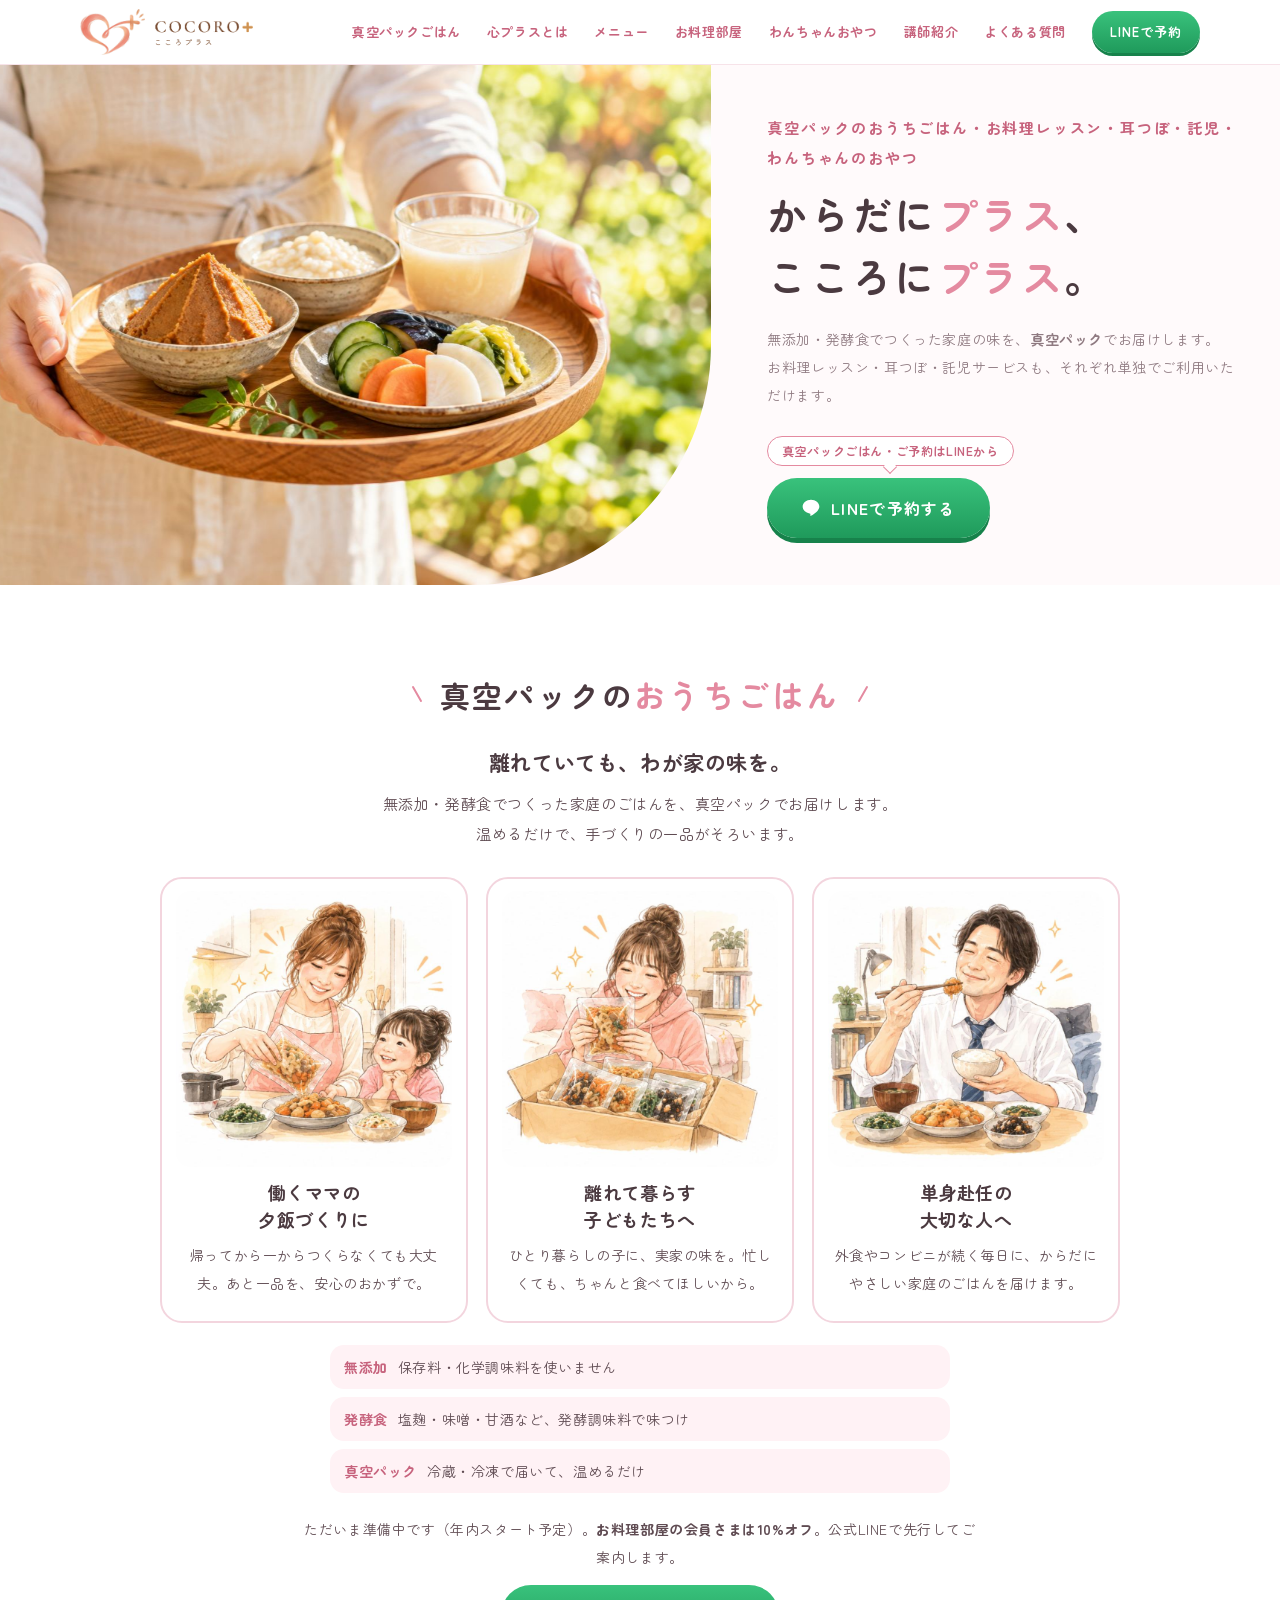
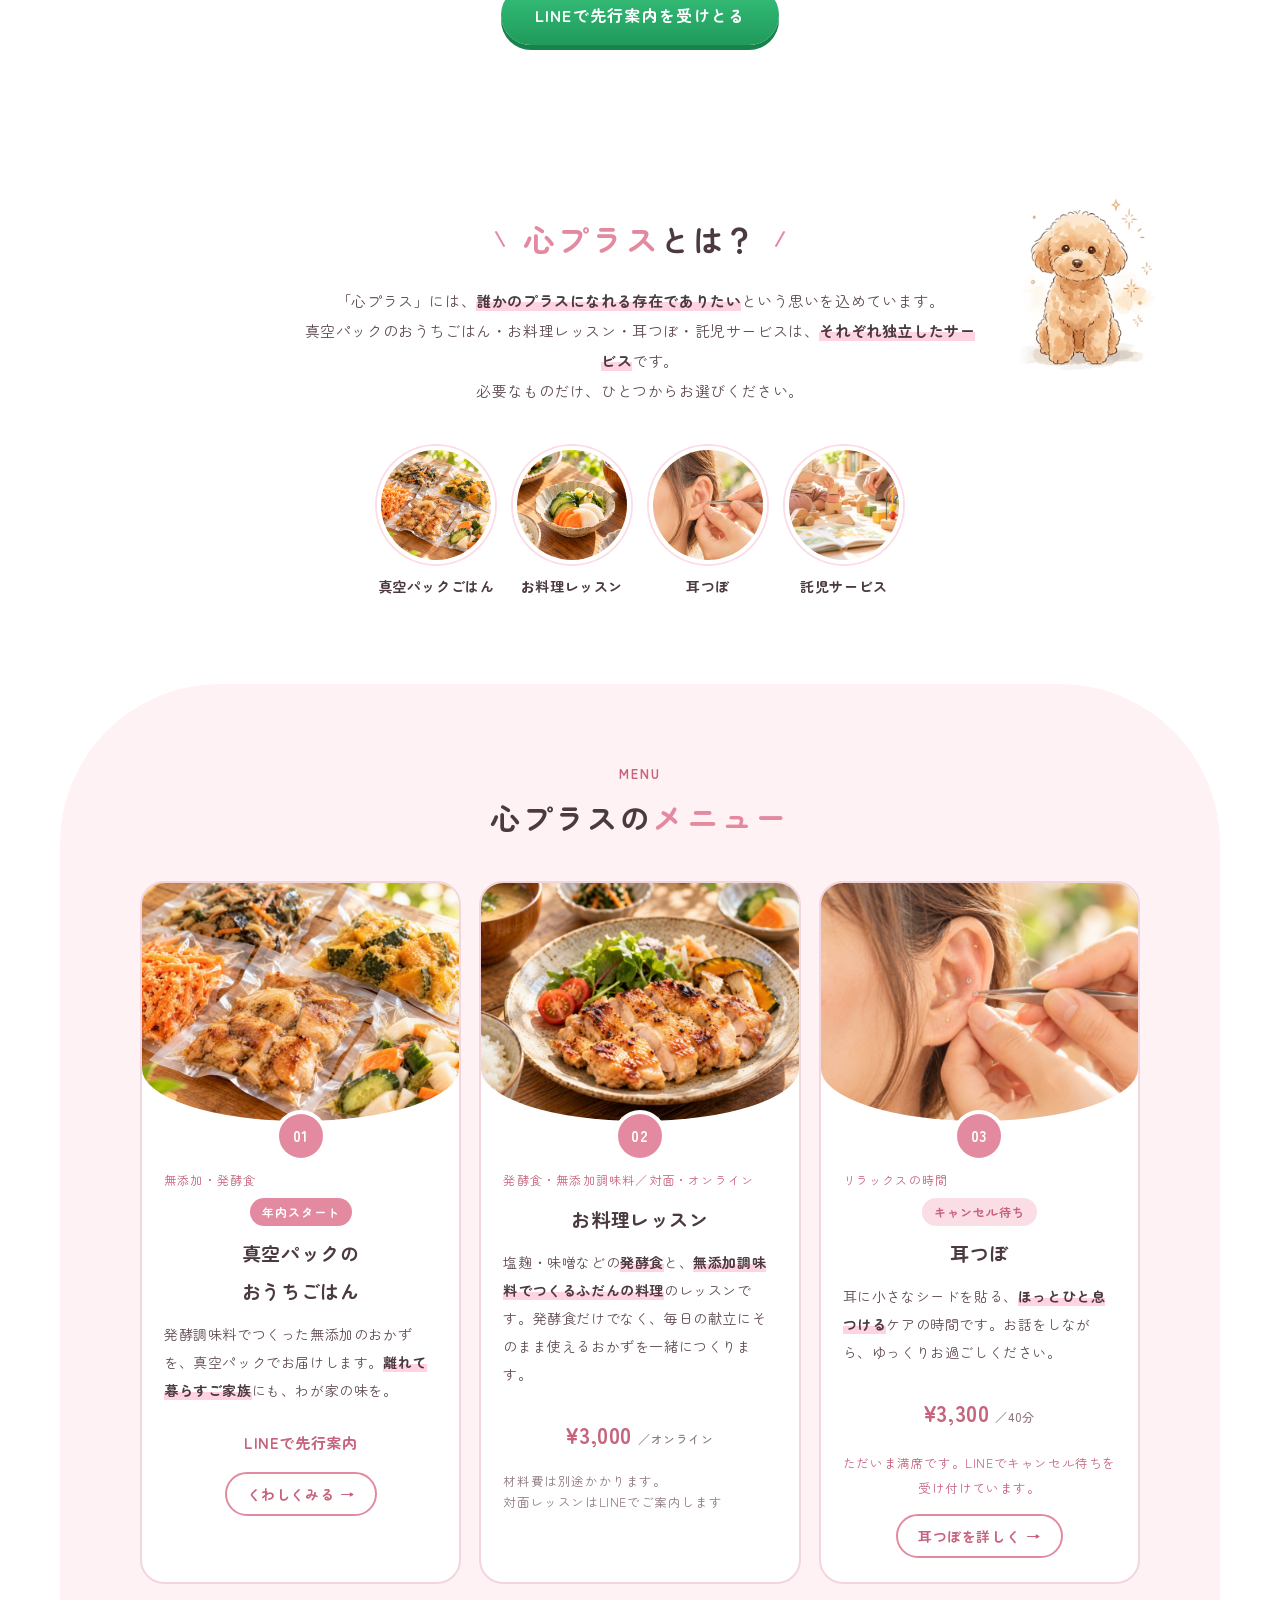
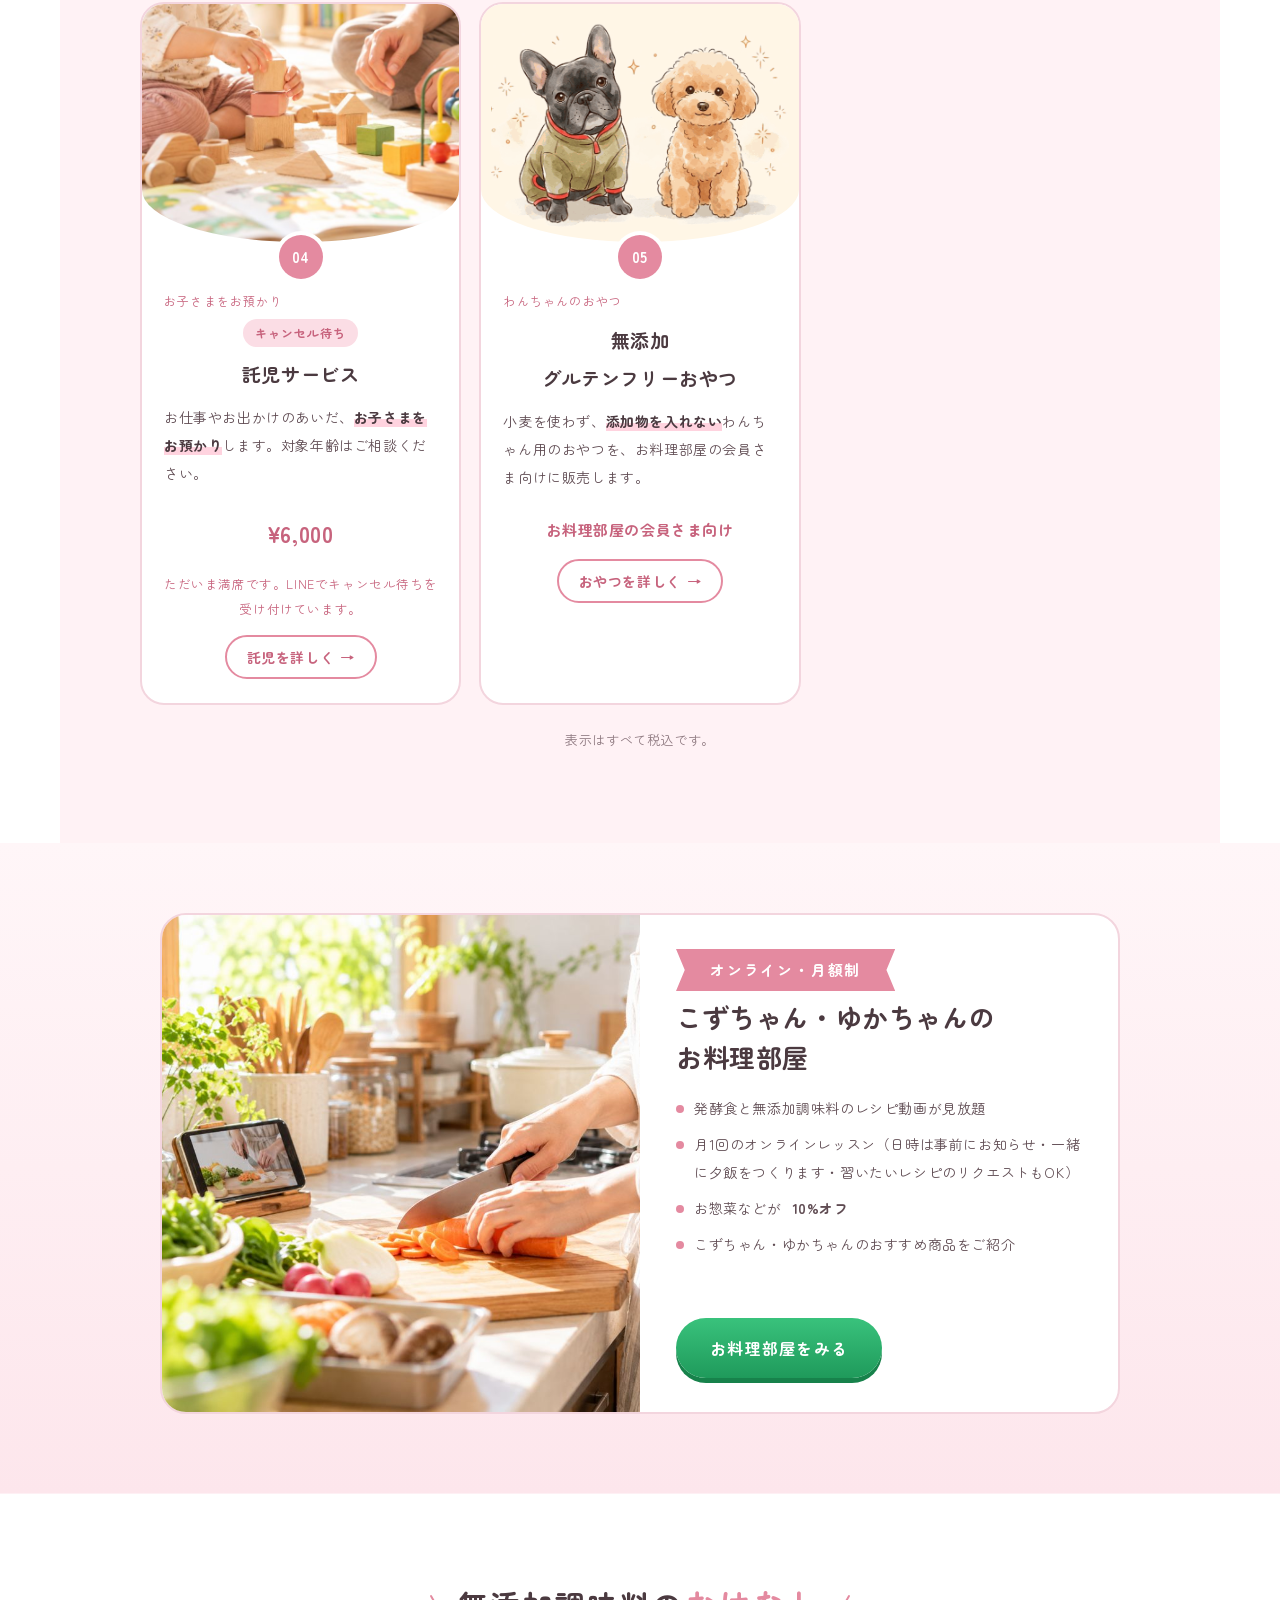
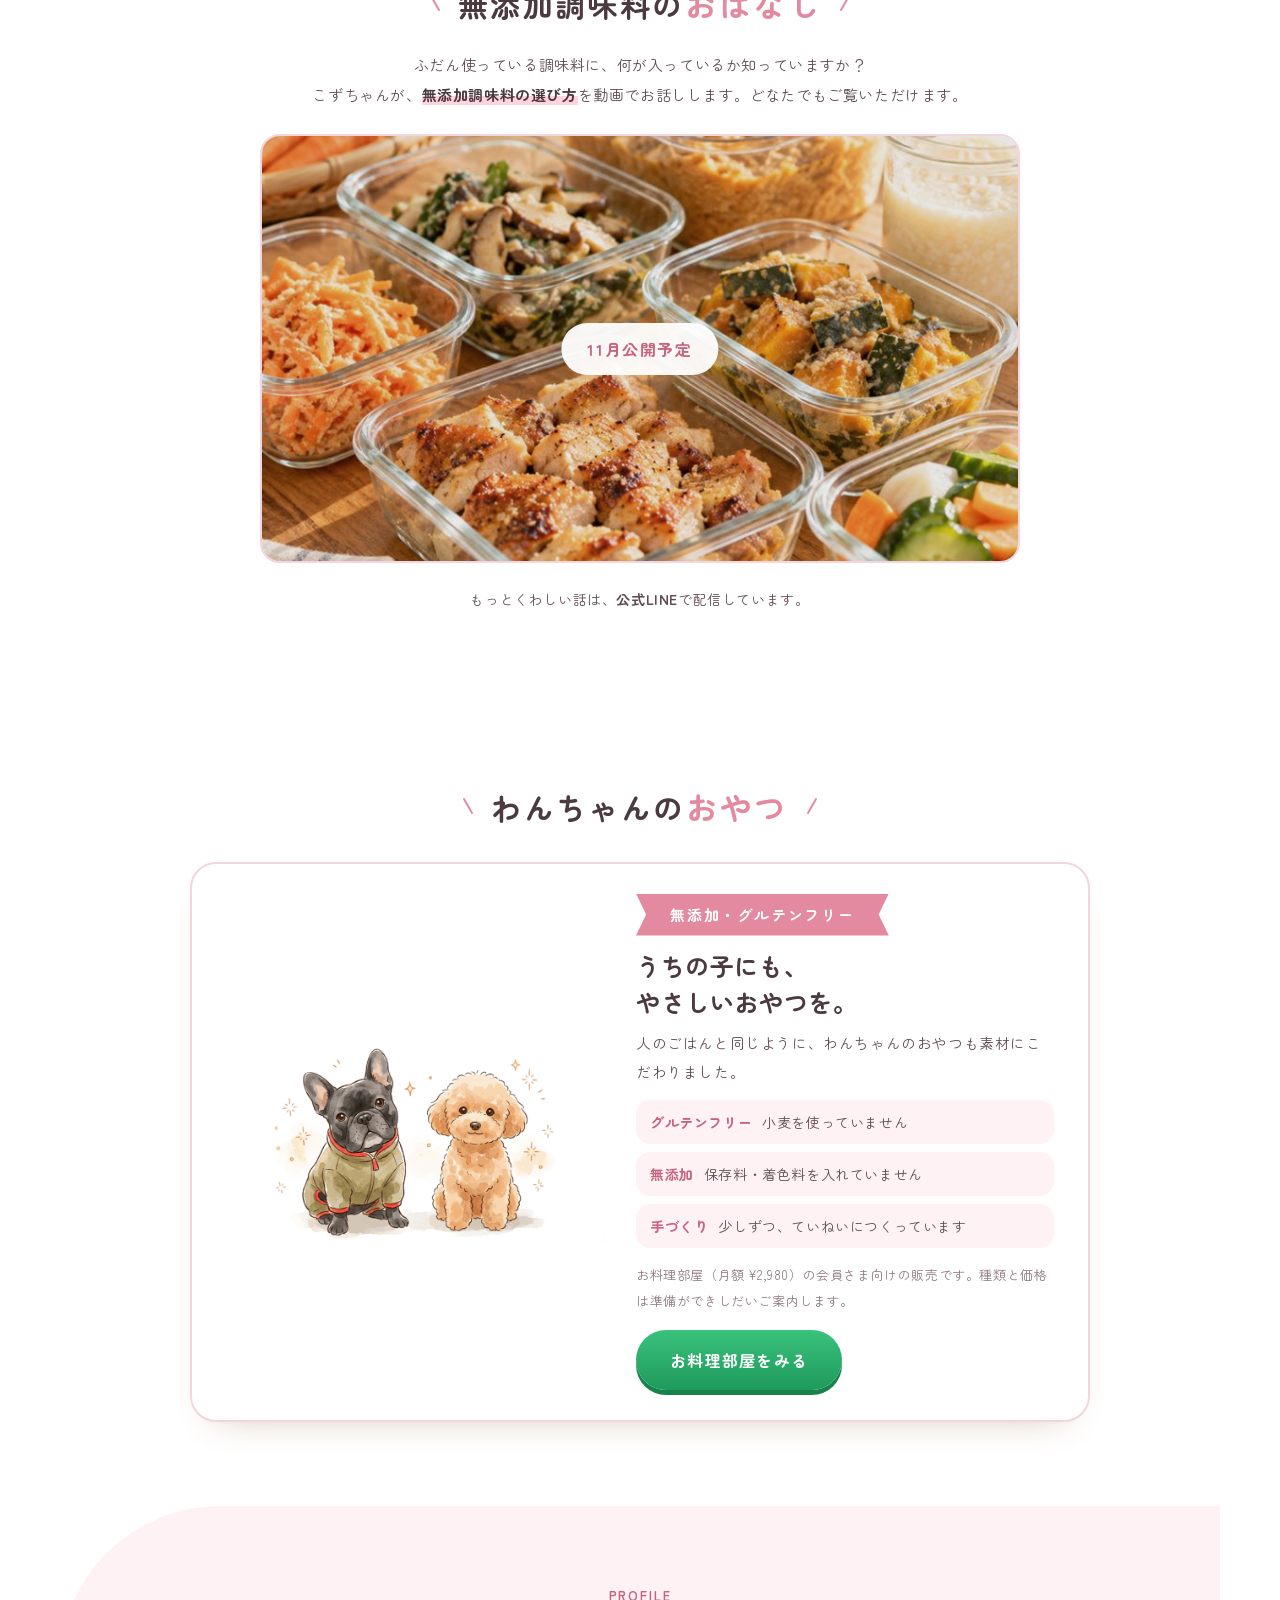
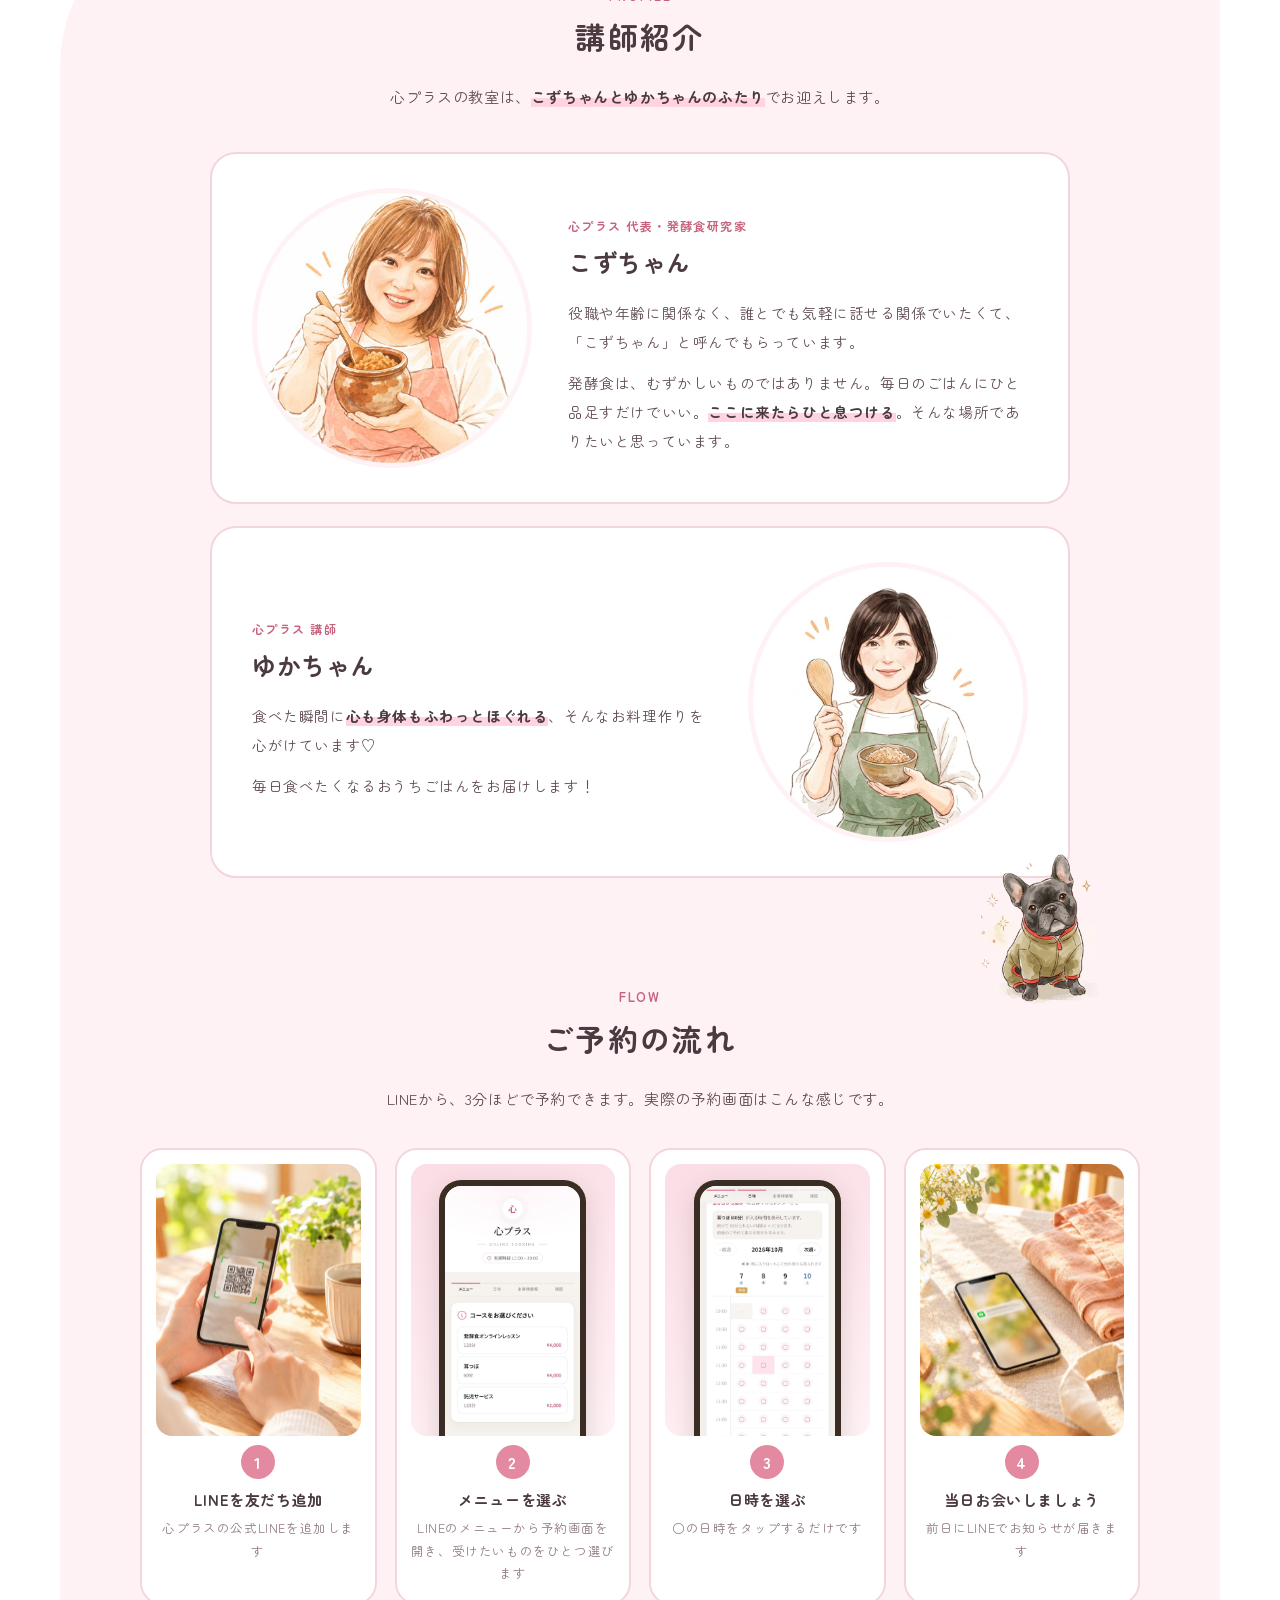
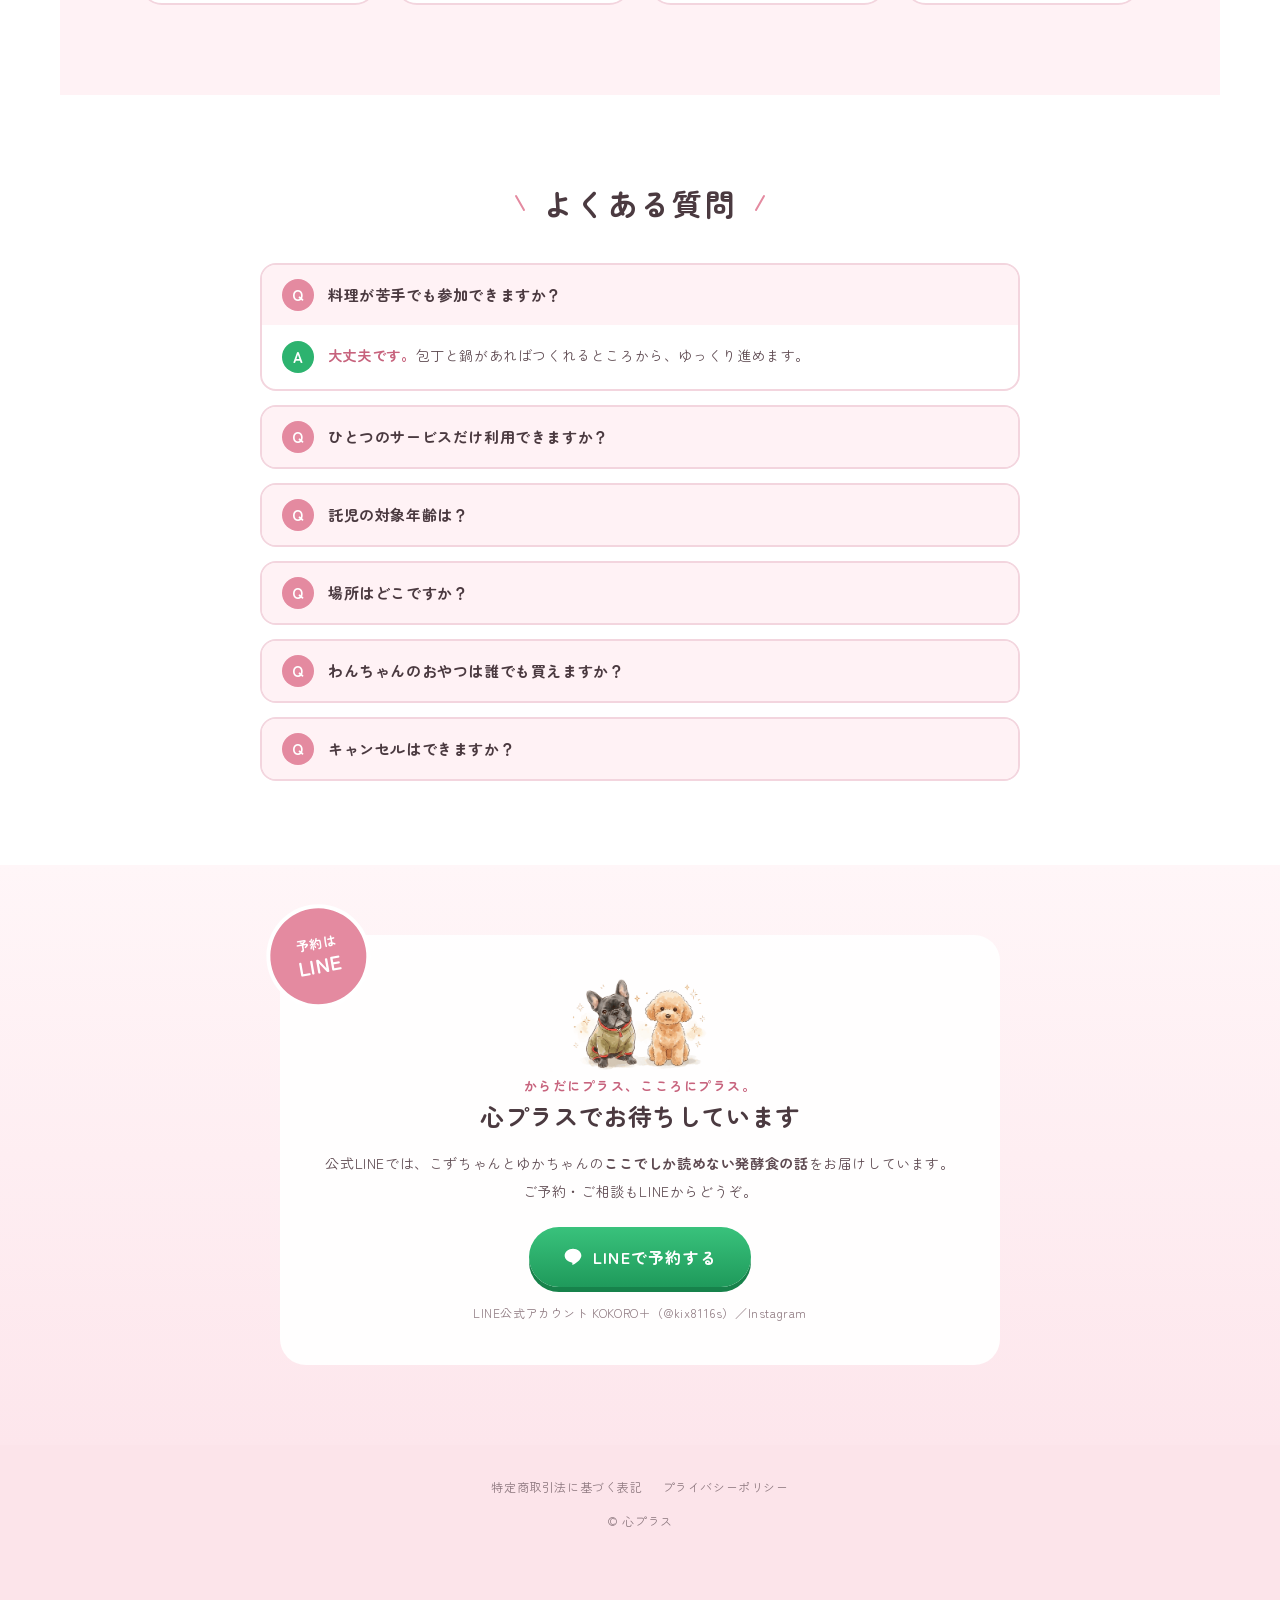
<file: index.html>
<!doctype html>
<html lang="ja">
<head>
<meta charset="utf-8">
<meta name="viewport" content="width=device-width, initial-scale=1">
<title>COCORO＋（心プラス・こころプラス）｜お料理レッスン・耳つぼ・託児｜石川</title>
<link rel="icon" type="image/png" href="img/favicon.png">
<link rel="apple-touch-icon" href="img/apple-touch-icon.png">
<meta name="description" content="石川の心プラス。こずちゃんのお料理レッスン、耳つぼ、託児サービス。真空パックのおうちごはん、オンラインの月額お料理部屋もあります。ご予約はLINEから。">
<meta name="robots" content="noindex,nofollow">
<meta name="theme-color" content="#F0892A">
<link rel="preconnect" href="https://fonts.googleapis.com">
<link rel="preconnect" href="https://fonts.gstatic.com" crossorigin>
<link rel="stylesheet" href="https://fonts.googleapis.com/css2?family=Zen+Maru+Gothic:wght@400;500;700&display=swap">
<link rel="stylesheet" href="style.css">
<link rel="stylesheet" href="sub.css">
<style>
.menu3{display:grid;grid-template-columns:repeat(3,1fr);gap:18px;margin-top:40px}
@media(max-width:1100px){.menu3{grid-template-columns:repeat(2,1fr)}}
.mc{background:#fff;border:2px solid var(--line);border-radius:24px;padding:0 0 24px;overflow:hidden;text-align:center}
.mc .ph{aspect-ratio:4/3;overflow:hidden;border-radius:0 0 50% 50%/0 0 22% 22%}
.mc .ph img{width:100%;height:100%;object-fit:cover}
.mc .nb{display:inline-grid;place-items:center;width:44px;height:44px;border-radius:50%;background:var(--orange);color:#fff;font-weight:700;margin-top:-22px;position:relative;box-shadow:0 0 0 4px #fff}
.mc h3{font-size:19px;color:var(--ink);margin-top:8px}
.mc .sub{font-size:12px;color:var(--orange-d);letter-spacing:.1em}
.mc p{font-size:14px;text-align:left;padding:10px 22px 0}
.mc .pr{display:flex;justify-content:center;align-items:baseline;gap:6px;margin-top:14px;font-weight:700;color:var(--orange-d);font-size:22px}
.mc .pr small{font-size:12px;color:var(--muted);font-weight:500}
@media(max-width:860px){.menu3{grid-template-columns:1fr}}
.room{display:grid;grid-template-columns:1fr 1fr;gap:0;align-items:center;background:#fff;border-radius:26px;overflow:hidden;border:2px solid var(--line);max-width:960px;margin:0 auto}
.room img{width:100%;height:100%;object-fit:cover;min-height:320px}
.room .tx{padding:34px 36px}
.room h3{font-size:clamp(20px,2.4vw,26px);color:var(--ink);line-height:1.55;margin:6px 0 12px}
.room ul li{display:flex;gap:10px;font-size:14px;padding:4px 0}
.room ul li::before{content:"";flex:none;width:8px;height:8px;border-radius:50%;background:var(--orange);margin-top:11px}
@media(max-width:760px){.room{grid-template-columns:1fr}.room img{min-height:220px}.room .tx{padding:26px 22px;text-align:center}.room ul{text-align:left}}
.steps4{display:grid;grid-template-columns:repeat(4,1fr);gap:16px;margin-top:36px}
.s4{background:#fff;border:2px solid var(--line);border-radius:20px;padding:22px 16px;text-align:center;position:relative}
.s4 b{display:inline-grid;place-items:center;width:38px;height:38px;border-radius:50%;background:var(--orange);color:#fff;font-size:17px}
.s4 h4{font-size:15px;color:var(--ink);margin:8px 0 4px}
.s4 p{font-size:13px;color:var(--muted);line-height:1.8}
@media(max-width:760px){.steps4{grid-template-columns:1fr 1fr}}
.okz{display:grid;grid-template-columns:repeat(3,1fr);gap:18px;max-width:960px;margin:28px auto 0}
.okz-c{background:#fff;border:2px solid var(--line);border-radius:22px;padding:20px 20px 24px;text-align:center}
.okz-ph{aspect-ratio:1/1;overflow:hidden;border-radius:16px;margin:-8px -6px 4px;background:#fff}.okz-ph img{width:100%;height:100%;object-fit:cover;transform:scale(1.08)}
.okz-c h3{font-size:18px;color:var(--ink);margin:12px 0 8px;line-height:1.5}.okz-c p{font-size:14px;margin:0}
.okz-pt{max-width:620px;margin:22px auto}
@media(max-width:820px){.flow .st img{width:min(20vw,84px)!important;height:min(20vw,84px)!important}.flow .st{font-size:11px!important;white-space:nowrap}}
@media(max-width:760px){.okz{grid-template-columns:1fr}.okz-ph{aspect-ratio:4/3}.menu3{grid-template-columns:1fr 1fr}}
</style>
<link rel="stylesheet" href="ui.css">
<link rel="stylesheet" href="theme.css?v=1030">
</head>
<body>

<header class="hd">
  <div class="w">
    <a class="logo" href="#top"><img src="img/logo.png" alt="COCORO＋ こころプラス" width="172" height="46"></a>
    <nav class="nav">
      <a href="#okazu">真空パックごはん</a>
      <a href="#about">心プラスとは</a>
      <a href="#menu">メニュー</a>
      <a href="#room">お料理部屋</a>
      <a href="#dog">わんちゃんおやつ</a>
      <a href="#kozu">講師紹介</a>
      <a href="#faq">よくある質問</a>
      <a class="btn btn--s" href="#reserve">LINEで予約</a>
    </nav>
  </div>
</header>

<section class="hero" id="top">
  <div class="hero-grid">
    <div class="hero-ph"><img src="img/hero.jpg" alt="味噌・麹・ぬか漬け・甘酒をのせたお盆" fetchpriority="high"></div>
    <div class="hero-tx">
      <p class="ey">真空パックのおうちごはん・お料理レッスン・耳つぼ・託児・わんちゃんのおやつ</p>
      <h1>からだに<span>プラス</span>、<br>こころに<span>プラス</span>。</h1>
      <p class="sub">無添加・発酵食でつくった家庭の味を、<b>真空パック</b>でお届けします。<br>お料理レッスン・耳つぼ・託児サービスも、それぞれ単独でご利用いただけます。</p>
      <div class="cta-wrap" style="text-align:inherit">
        <span class="bubble">真空パックごはん・ご予約はLINEから</span><br>
        <a class="btn" href="#reserve"><svg width="20" height="20" viewBox="0 0 24 24" fill="currentColor" aria-hidden="true"><path d="M12 2C6.48 2 2 5.73 2 10.32c0 4.1 3.55 7.54 8.35 8.2.32.07.77.22.88.5.1.25.07.65.03.9l-.14.85c-.04.25-.2.98.86.53 1.06-.44 5.7-3.36 7.78-5.75C21.1 13.9 22 12.2 22 10.32 22 5.73 17.52 2 12 2z"/></svg>LINEで予約する</a>
      </div>
    </div>
  </div>
</section>

<section class="sec" id="okazu">
  <div class="w">
    <h2 class="h2 ttl"><span>真空パックの<span class="or">おうちごはん</span></span></h2>
    <p class="lead"><b style="display:block;font-size:21px;color:var(--ink);margin-bottom:6px">離れていても、わが家の味を。</b>無添加・発酵食でつくった家庭のごはんを、真空パックでお届けします。<br>温めるだけで、手づくりの一品がそろいます。</p>
    <div class="okz">
      <div class="okz-c"><div class="okz-ph"><img src="img/okz-mama.jpg" alt="真空パックのおかずをお皿に盛るお母さんと子ども" loading="lazy"></div><h3>働くママの<br>夕飯づくりに</h3><p>帰ってから一からつくらなくても大丈夫。あと一品を、安心のおかずで。</p></div>
      <div class="okz-c"><div class="okz-ph"><img src="img/okz-kids.jpg" alt="実家から届いた真空パックのおかずを喜ぶひとり暮らしの学生" loading="lazy"></div><h3>離れて暮らす<br>子どもたちへ</h3><p>ひとり暮らしの子に、実家の味を。忙しくても、ちゃんと食べてほしいから。</p></div>
      <div class="okz-c"><div class="okz-ph"><img src="img/okz-papa.jpg" alt="家庭のおかずを食べてほっとする単身赴任の男性" loading="lazy"></div><h3>単身赴任の<br>大切な人へ</h3><p>外食やコンビニが続く毎日に、からだにやさしい家庭のごはんを届けます。</p></div>
    </div>
    <ul class="dog-pt okz-pt">
      <li><b>無添加</b>保存料・化学調味料を使いません</li>
      <li><b>発酵食</b>塩麹・味噌・甘酒など、発酵調味料で味つけ</li>
      <li><b>真空パック</b>冷蔵・冷凍で届いて、温めるだけ</li>
    </ul>
    <p class="lead" style="font-size:14px">ただいま準備中です（年内スタート予定）。<b>お料理部屋の会員さまは10%オフ</b>。公式LINEで先行してご案内します。</p>
    <div style="text-align:center;margin-top:14px"><a class="btn" href="#reserve">LINEで先行案内を受けとる</a></div>
  </div>
</section>

<section class="sec" id="about">
  <div class="w deco-wrap">
    <img class="deco-dog deco-dog--r" src="img/dog-poodle.png" alt="" loading="lazy" aria-hidden="true">
    <h2 class="h2 ttl"><span><span class="or">心プラス</span>とは？</span></h2>
    <p class="lead">「心プラス」には、<span class="mk">誰かのプラスになれる存在でありたい</span>という思いを込めています。<br>真空パックのおうちごはん・お料理レッスン・耳つぼ・託児サービスは、<span class="mk">それぞれ独立したサービス</span>です。<br>必要なものだけ、ひとつからお選びください。</p>
    <div class="flow">
      <div class="st"><img src="img/deli.jpg" alt="真空パックの発酵食おかず" loading="lazy">真空パックごはん</div>
      
      <div class="st"><img src="img/side.jpg" alt="ぬか漬けの小鉢" loading="lazy">お料理レッスン</div>
      
      <div class="st"><img src="img/mimitsubo.jpg" alt="耳つぼシードを貼る様子" loading="lazy">耳つぼ</div>
      
      <div class="st"><img src="img/takuji.jpg" alt="木のおもちゃで遊ぶ子ども" loading="lazy">託児サービス</div>
    </div>
  </div>
</section>

<section style="background:#fff" id="menu">
  <div class="arch">
    <div class="w">
      <h2 class="h2"><span class="h2-sm">MENU</span>心プラスの<span class="or">メニュー</span></h2>
      <div class="menu3">
        <div class="mc">
          <div class="ph"><img src="img/deli.jpg" alt="真空パックの発酵食おかず" loading="lazy"></div>
          <span class="nb">01</span>
          <p class="sub">無添加・発酵食</p><span class="wait" style="background:var(--orange);color:#fff;opacity:1">年内スタート</span><h3>真空パックの<br>おうちごはん</h3>
          <p>発酵調味料でつくった無添加のおかずを、真空パックでお届けします。<span class="mk">離れて暮らすご家族</span>にも、わが家の味を。</p>
          <p class="pr" style="font-size:15px">LINEで先行案内</p>
          <a class="more" href="#okazu">くわしくみる</a>
        </div>
        <div class="mc">
          <div class="ph"><img src="img/main.jpg" alt="塩麹で焼いた鶏肉の料理" loading="lazy"></div>
          <span class="nb">02</span>
          <p class="sub">発酵食・無添加調味料／対面・オンライン</p><h3>お料理レッスン</h3>
          <p>塩麹・味噌などの<span class="mk">発酵食</span>と、<span class="mk">無添加調味料でつくるふだんの料理</span>のレッスンです。発酵食だけでなく、毎日の献立にそのまま使えるおかずを一緒につくります。</p>
          <p class="pr">¥3,000<small>／オンライン</small></p>
          <p class="pr-note" style="font-size:12.5px;color:var(--muted);margin-top:4px;line-height:1.7">材料費は別途かかります。<br>対面レッスンはLINEでご案内します</p>
        </div>
        <div class="mc">
          <div class="ph"><img src="img/mimitsubo.jpg" alt="耳つぼシードを貼る様子" loading="lazy"></div>
          <span class="nb">03</span>
          <p class="sub">リラックスの時間</p><span class="wait">キャンセル待ち</span><h3>耳つぼ</h3>
          <p>耳に小さなシードを貼る、<span class="mk">ほっとひと息つける</span>ケアの時間です。お話をしながら、ゆっくりお過ごしください。</p>
          <p class="pr">¥3,300<small>／40分</small></p>
          <p class="wait-note">ただいま満席です。LINEでキャンセル待ちを受け付けています。</p>
          <a class="more" href="mimitsubo.html">耳つぼを詳しく</a>
        </div>
        <div class="mc">
          <div class="ph"><img src="img/takuji.jpg" alt="木のおもちゃで遊ぶ子ども" loading="lazy"></div>
          <span class="nb">04</span>
          <p class="sub">お子さまをお預かり</p><span class="wait">キャンセル待ち</span><h3>託児サービス</h3>
          <p>お仕事やお出かけのあいだ、<span class="mk">お子さまをお預かり</span>します。対象年齢はご相談ください。</p>
          <p class="pr">¥6,000</p>
          <p class="wait-note">ただいま満席です。LINEでキャンセル待ちを受け付けています。</p>
          <a class="more" href="takuji.html">託児を詳しく</a>
        </div>
        <div class="mc">
          <div class="ph ph--ill"><img src="img/dog-both.png" alt="フレンチブルドッグとトイプードルのイラスト" loading="lazy"></div>
          <span class="nb">05</span>
          <p class="sub">わんちゃんのおやつ</p><h3>無添加<br>グルテンフリーおやつ</h3>
          <p>小麦を使わず、<span class="mk">添加物を入れない</span>わんちゃん用のおやつを、お料理部屋の会員さま向けに販売します。</p>
          <p class="pr" style="font-size:15px">お料理部屋の会員さま向け</p>
          <a class="more" href="#dog">おやつを詳しく</a>
        </div>
      </div>
      <p class="lead" style="font-size:13px;color:var(--muted)">表示はすべて税込です。</p>
    </div>
  </div>
</section>

<section class="cta-band" id="room">
  <div class="w">
    <div class="room">
      <img src="img/online.jpg" alt="スマホのレシピ動画を見ながら料理する手元" loading="lazy">
      <div class="tx">
        <span class="ribbon" style="margin:0">オンライン・月額制</span>
        <h3>こずちゃん・ゆかちゃんの<br>お料理部屋</h3>
        <ul>
          <li>発酵食と無添加調味料のレシピ動画が見放題</li>
          <li>月1回のオンラインレッスン（日時は事前にお知らせ・一緒に夕飯をつくります・習いたいレシピのリクエストもOK）</li>
          <li>お惣菜などが<b>10%オフ</b></li>
          <li>こずちゃん・ゆかちゃんのおすすめ商品をご紹介</li>
          <li>月額 ¥2,980・いつでも解約OK</li>
        </ul>
        <div style="margin-top:20px"><a class="btn" href="kokoro-lp/">お料理部屋をみる</a></div>
      </div>
    </div>
  </div>
</section>

<section class="sec" id="mutenka">
  <div class="w">
    <h2 class="h2 ttl"><span>無添加調味料の<span class="or">おはなし</span></span></h2>
    <p class="lead">ふだん使っている調味料に、何が入っているか知っていますか？<br>こずちゃんが、<span class="mk">無添加調味料の選び方</span>を動画でお話しします。どなたでもご覧いただけます。</p>
    <div class="mv-box">
      <div class="mv-soon"><img src="img/okazu.jpg" alt="無添加調味料でつくった料理" loading="lazy"><span>11月公開予定</span></div>
    </div>
    <p class="lead" style="font-size:14px">もっとくわしい話は、<b>公式LINE</b>で配信しています。</p>
  </div>
</section>


<section class="sec" id="dog">
  <div class="w">
    <h2 class="h2 ttl"><span>わんちゃんの<span class="or">おやつ</span></span></h2>
    <div class="dog-box">
      <div class="dog-ill"><img src="img/dog-both.png" alt="フレンチブルドッグとトイプードルのイラスト" loading="lazy"></div>
      <div class="dog-tx">
        <span class="ribbon" style="margin:0 0 12px">無添加・グルテンフリー</span>
        <h3>うちの子にも、<br>やさしいおやつを。</h3>
        <p>人のごはんと同じように、わんちゃんのおやつも素材にこだわりました。</p>
        <ul class="dog-pt">
          <li><b>グルテンフリー</b>小麦を使っていません</li>
          <li><b>無添加</b>保存料・着色料を入れていません</li>
          <li><b>手づくり</b>少しずつ、ていねいにつくっています</li>
        </ul>
        <p class="dog-note">お料理部屋（月額 ¥2,980）の会員さま向けの販売です。種類と価格は準備ができしだいご案内します。</p>
        <a class="btn" href="kokoro-lp/">お料理部屋をみる</a>
      </div>
    </div>
  </div>
</section>

<section style="background:#fff">
  <div class="arch arch--l">
    <div class="w">
      <h2 class="h2" id="kozu"><span class="h2-sm">PROFILE</span>講師紹介</h2>
      <p class="lead">心プラスの教室は、<span class="mk">こずちゃんとゆかちゃんのふたり</span>でお迎えします。</p>
      <div class="teacher">
        <img src="img/kozu.jpg" alt="こずちゃんのイラスト" loading="lazy">
        <div>
          <p class="nm"><small>心プラス 代表・発酵食研究家</small>こずちゃん</p>
          <p>役職や年齢に関係なく、誰とでも気軽に話せる関係でいたくて、「こずちゃん」と呼んでもらっています。</p>
          <p>発酵食は、むずかしいものではありません。毎日のごはんにひと品足すだけでいい。<span class="mk">ここに来たらひと息つける</span>。そんな場所でありたいと思っています。</p>
        </div>
      </div>
      <div class="teacher teacher--r">
        <img src="img/yuka.jpg" alt="ゆかちゃんのイラスト" loading="lazy">
        <div>
          <p class="nm"><small>心プラス 講師</small>ゆかちゃん</p>
          <p>食べた瞬間に<span class="mk">心も身体もふわっとほぐれる</span>、そんなお料理作りを心がけています♡</p>
          <p>毎日食べたくなるおうちごはんをお届けします！</p>
        </div>
      </div>
      <img class="deco-dog deco-dog--l" src="img/dog-frenchie.png" alt="" loading="lazy" aria-hidden="true">

      <h2 class="h2" style="margin-top:70px" id="reserve-flow"><span class="h2-sm">FLOW</span>ご予約の流れ</h2>
      <p class="lead">LINEから、3分ほどで予約できます。実際の予約画面はこんな感じです。</p>
      <div class="flow4">
        <figure class="f4"><div class="sc"><img src="img/flow-line.jpg" alt="スマホでLINEの友だち追加をする手元" loading="lazy"></div><figcaption><b>1</b><h4>LINEを友だち追加</h4><p>心プラスの公式LINEを追加します</p></figcaption></figure>
        <figure class="f4"><div class="sc phone"><img src="img/flow-menu.jpg" alt="予約画面：お料理レッスン・耳つぼ・託児サービスのメニュー一覧" loading="lazy"></div><figcaption><b>2</b><h4>メニューを選ぶ</h4><p>LINEのメニューから予約画面を開き、受けたいものをひとつ選びます</p></figcaption></figure>
        <figure class="f4"><div class="sc phone"><img src="img/flow-date.jpg" alt="予約画面：空き日時のカレンダー" loading="lazy"></div><figcaption><b>3</b><h4>日時を選ぶ</h4><p>○の日時をタップするだけです</p></figcaption></figure>
        <figure class="f4"><div class="sc"><img src="img/flow-notice.jpg" alt="スマホに届いた予約のお知らせ" loading="lazy"></div><figcaption><b>4</b><h4>当日お会いしましょう</h4><p>前日にLINEでお知らせが届きます</p></figcaption></figure>
      </div>
    </div>
  </div>
</section>

<section class="sec" id="faq" style="background:#fff">
  <div class="w">
    <h2 class="h2 ttl"><span>よくある質問</span></h2>
    <div class="faq">
      <details open><summary><span class="q">Q</span>料理が苦手でも参加できますか？</summary><div class="a"><i>A</i><p><b>大丈夫です。</b>包丁と鍋があればつくれるところから、ゆっくり進めます。</p></div></details>
      <details><summary><span class="q">Q</span>ひとつのサービスだけ利用できますか？</summary><div class="a"><i>A</i><p><b>できます。</b>お料理レッスン・耳つぼ・託児サービスは、それぞれ独立したサービスです。ひとつだけのご予約で大丈夫です。</p></div></details>
      <details><summary><span class="q">Q</span>託児の対象年齢は？</summary><div class="a"><i>A</i><p>対象年齢や人数は、LINEでご相談ください。</p></div></details>
            <details><summary><span class="q">Q</span>場所はどこですか？</summary><div class="a"><i>A</i><p>石川県内で行っています。詳しい場所はご予約時にお伝えします。</p></div></details>
      <details><summary><span class="q">Q</span>わんちゃんのおやつは誰でも買えますか？</summary><div class="a"><i>A</i><p>わんちゃんのおやつは、<b>お料理部屋の会員さま向け</b>に販売します。会員ページからご購入いただけます。</p></div></details>
      <details><summary><span class="q">Q</span>キャンセルはできますか？</summary><div class="a"><i>A</i><p>前日までにLINEでご連絡ください。</p></div></details>
    </div>
  </div>
</section>

<section class="cta-band" id="reserve">
  <div class="w">
    <div class="cta-box">
      <span class="badge"><span>予約は<b>LINE</b></span></span>
      <img class="cta-dogs" src="img/dog-both.png" alt="" loading="lazy" aria-hidden="true">
      <h3><span class="s">からだにプラス、こころにプラス。</span>心プラスでお待ちしています</h3>
      <p style="font-size:14px;margin:14px 0 22px">公式LINEでは、こずちゃんとゆかちゃんの<b>ここでしか読めない発酵食の話</b>をお届けしています。ご予約・ご相談もLINEからどうぞ。</p>
      <a class="btn" href="https://line.me/R/ti/p/%40kix8116s" target="_blank" rel="noopener"><svg width="20" height="20" viewBox="0 0 24 24" fill="currentColor" aria-hidden="true"><path d="M12 2C6.48 2 2 5.73 2 10.32c0 4.1 3.55 7.54 8.35 8.2.32.07.77.22.88.5.1.25.07.65.03.9l-.14.85c-.04.25-.2.98.86.53 1.06-.44 5.7-3.36 7.78-5.75C21.1 13.9 22 12.2 22 10.32 22 5.73 17.52 2 12 2z"/></svg>LINEで予約する</a>
      <p style="font-size:12px;color:var(--muted);margin-top:14px">LINE公式アカウント KOKORO＋（@kix8116s）／Instagram</p>
    </div>
  </div>
</section>

<footer class="ft">
  <nav><a href="tokushoho.html">特定商取引法に基づく表記</a><a href="privacy.html">プライバシーポリシー</a></nav>
  <p>© 心プラス</p>
</footer>

<div class="sticky"><a class="btn" href="#reserve">LINEで予約</a><a class="pr" href="#room">お料理部屋</a></div>
<script src="ui.js" defer></script>
</body>
</html>
</file>
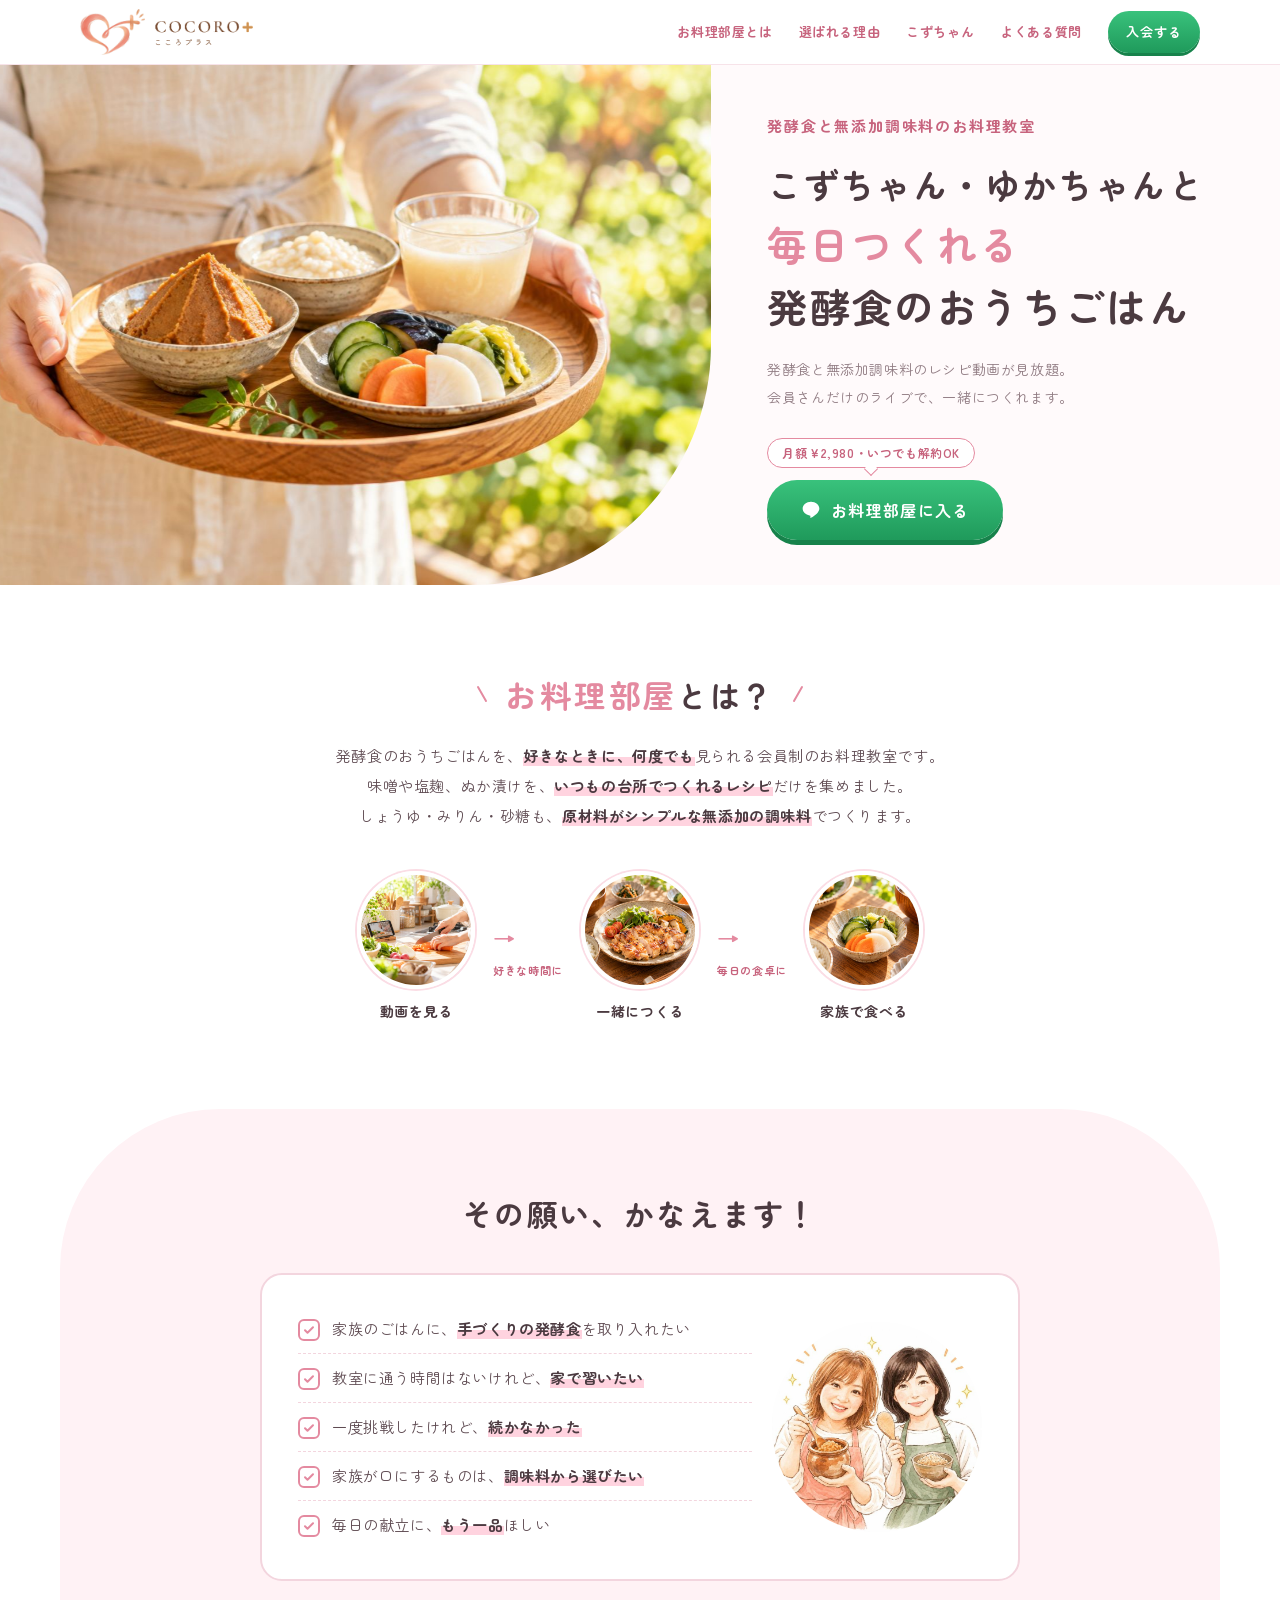
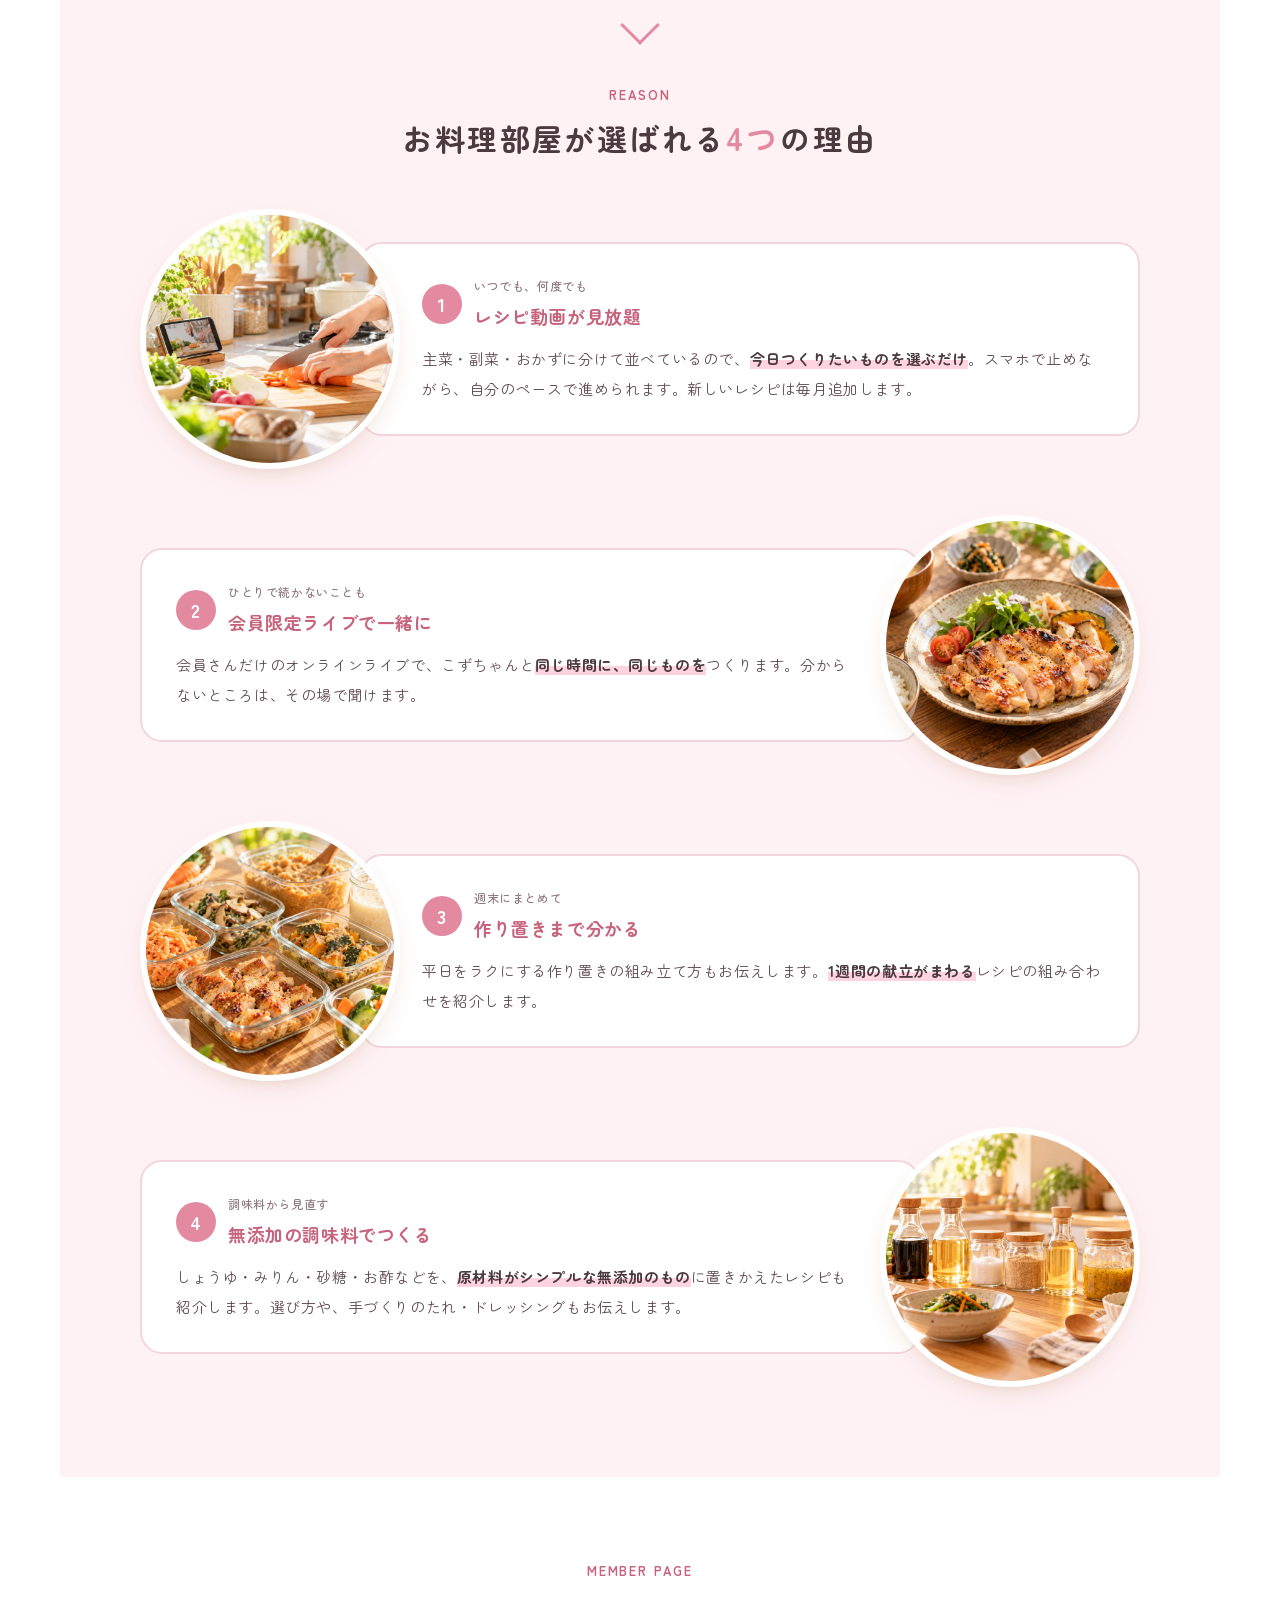
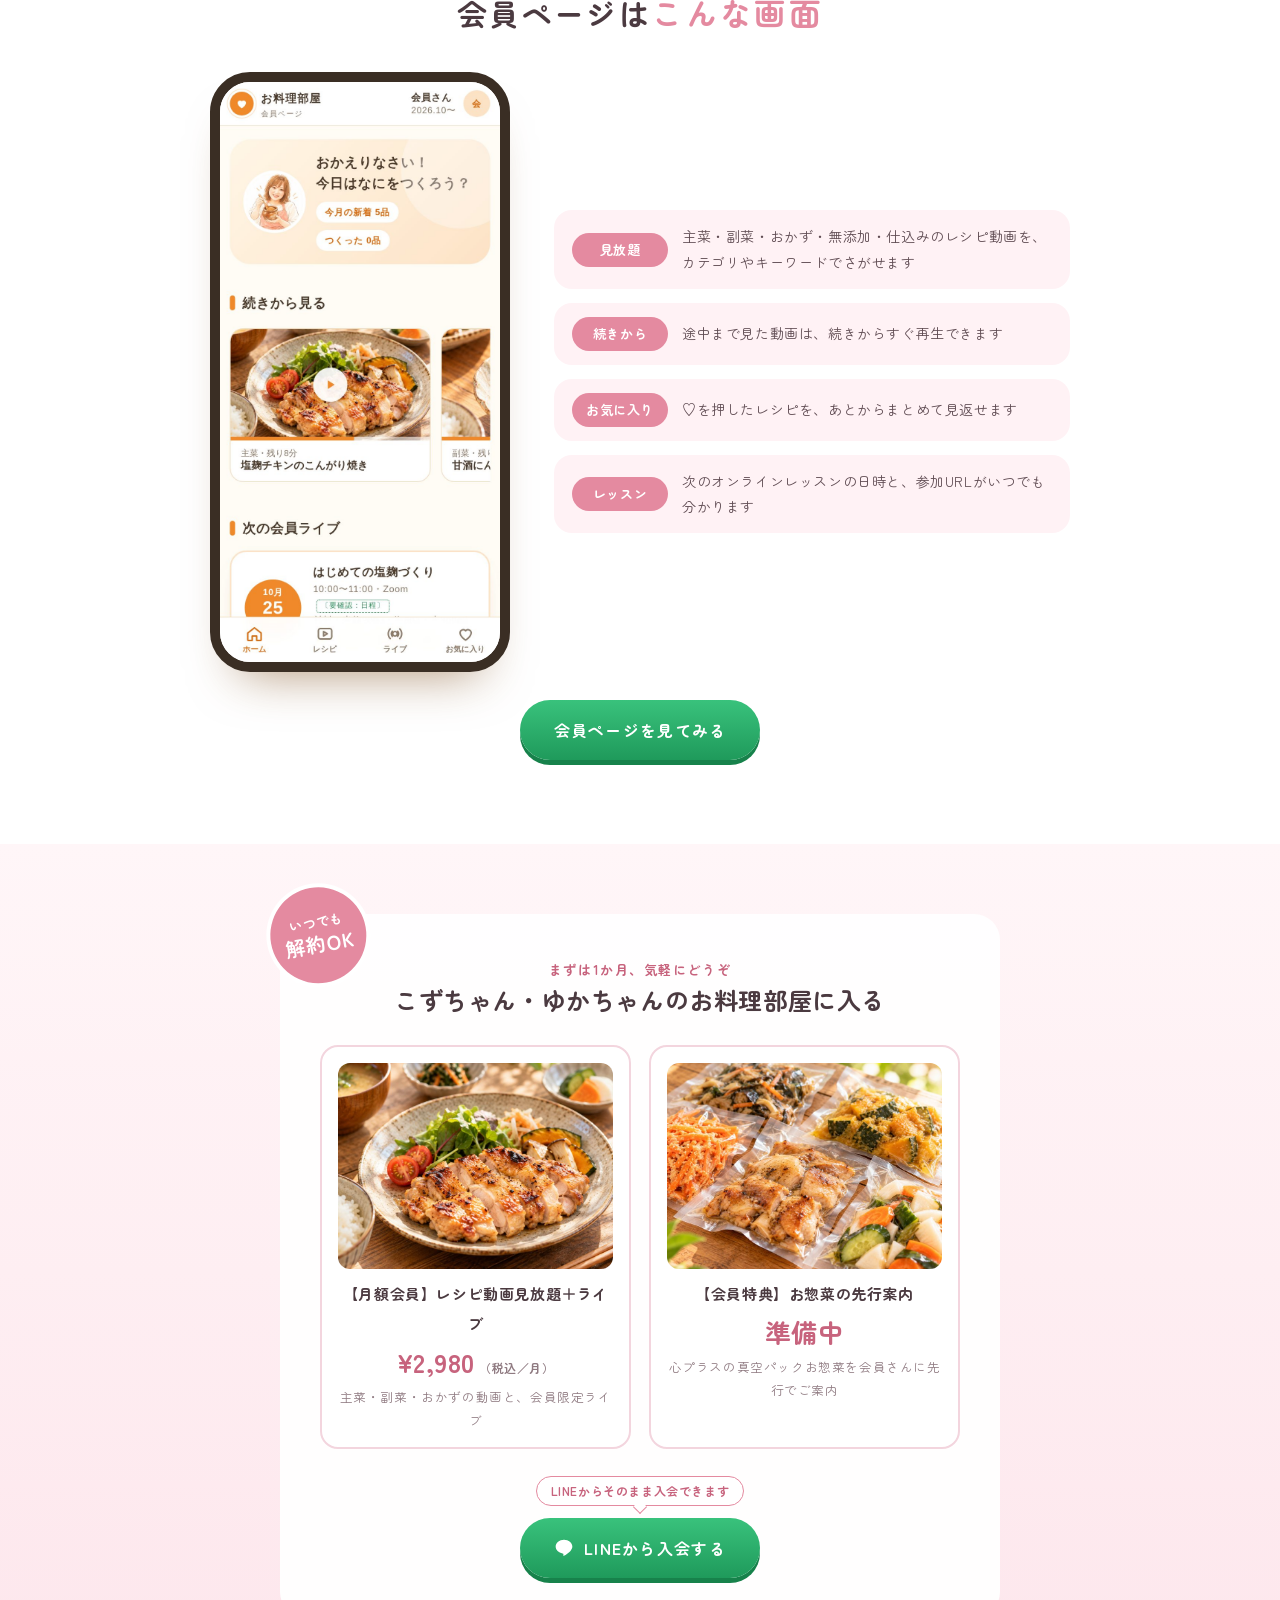
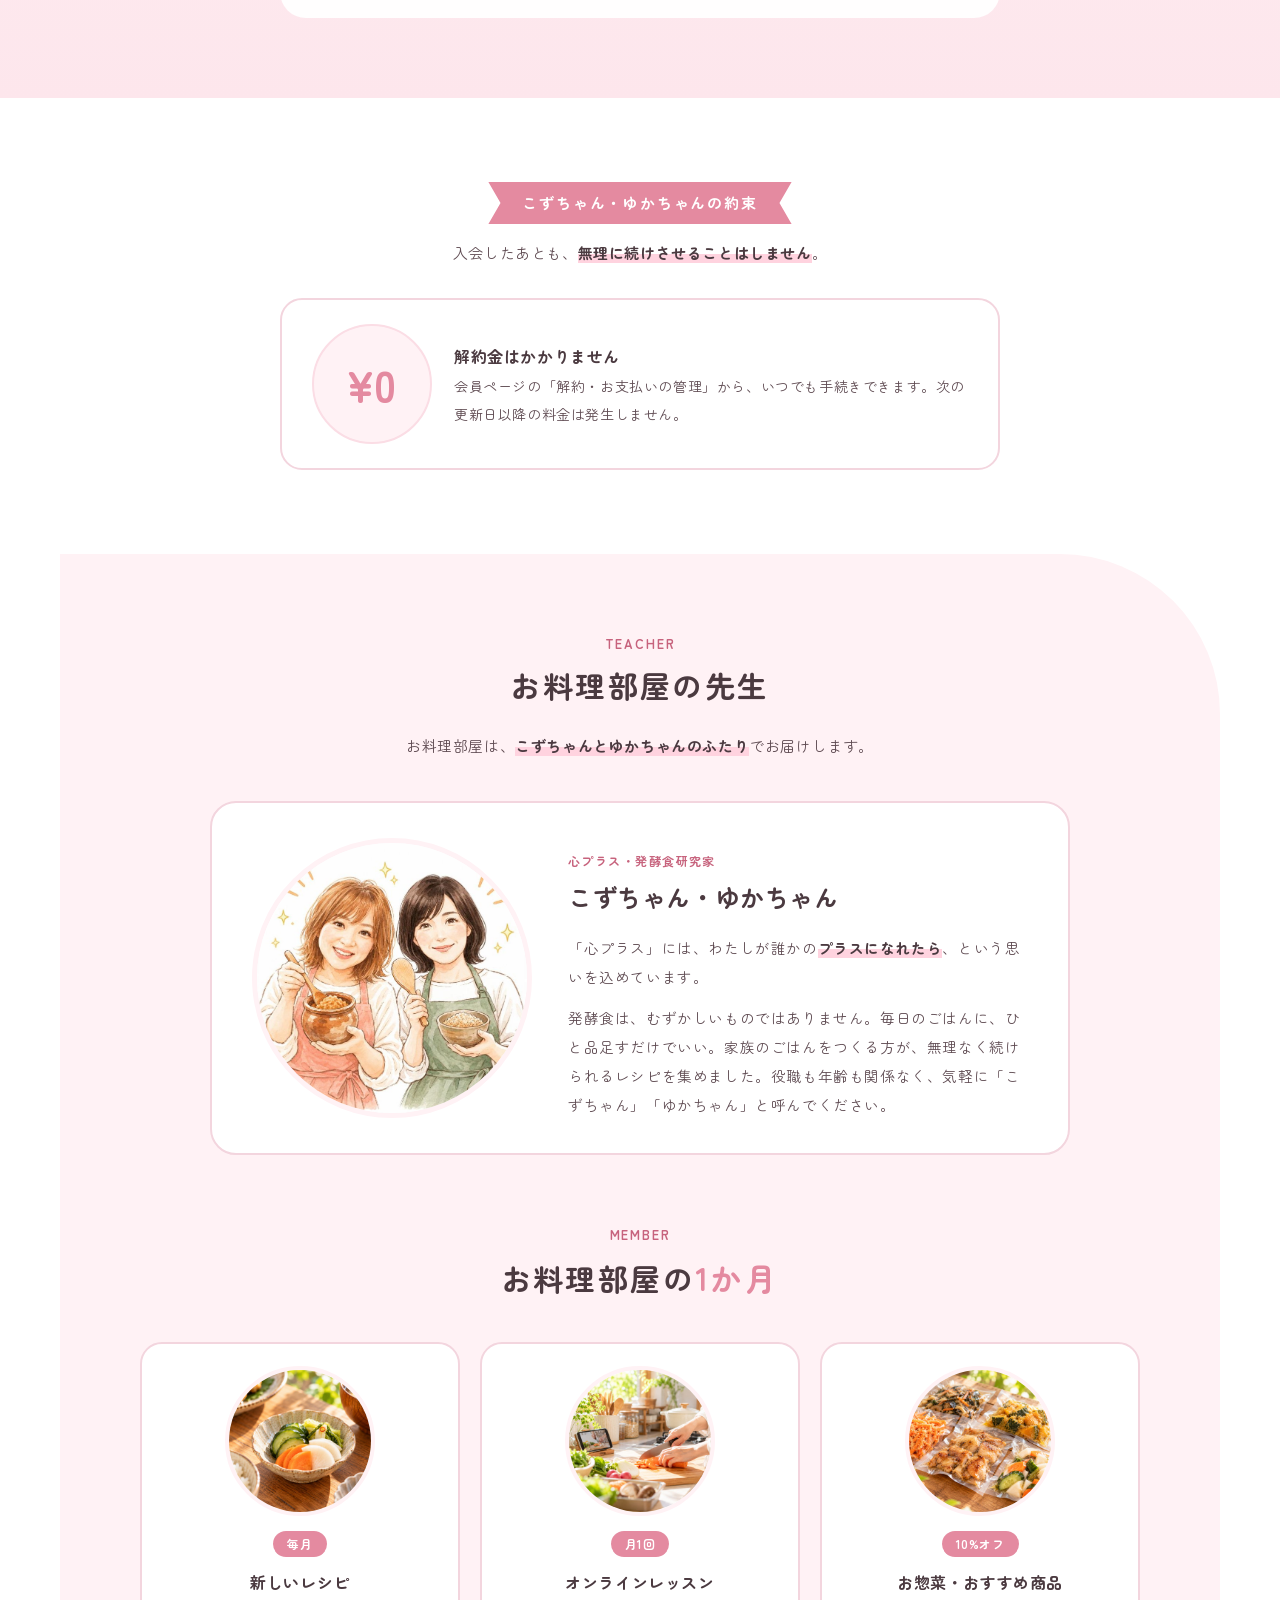
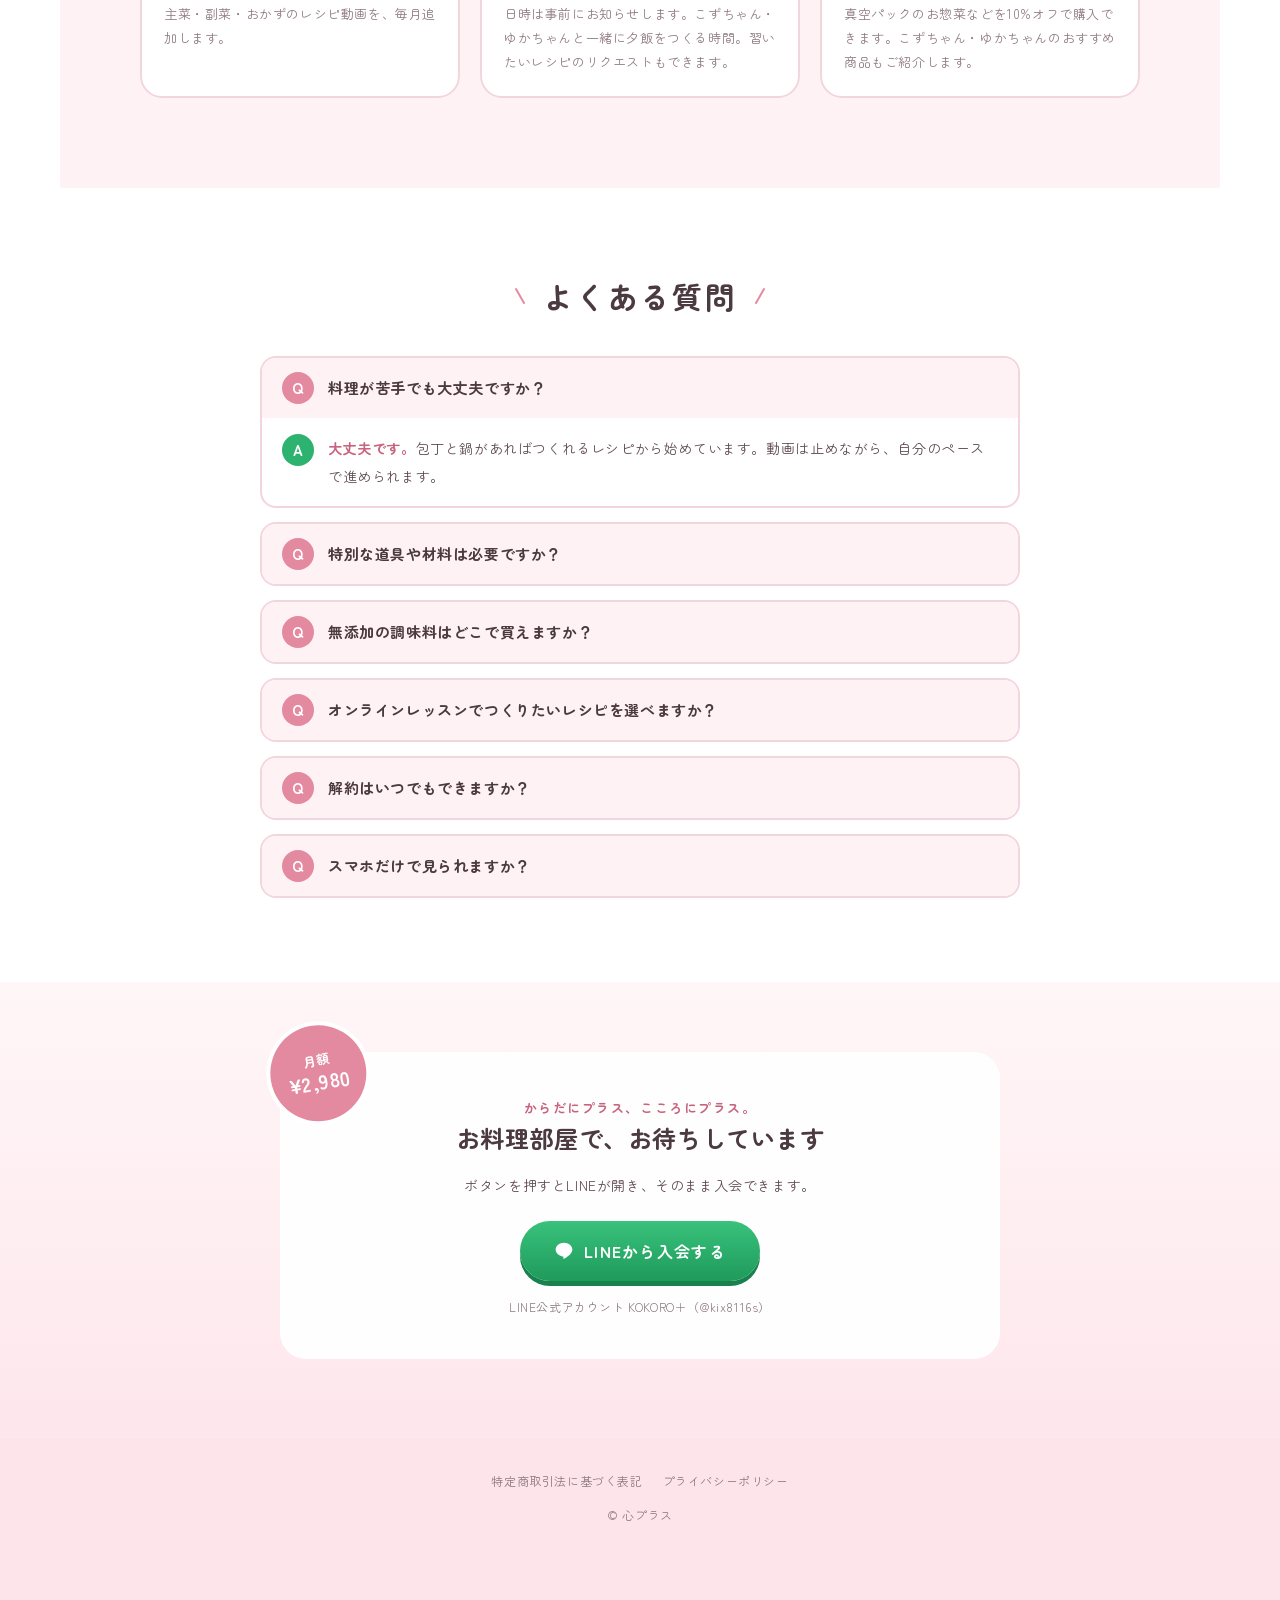
<file: kokoro-lp/index.html>
<!doctype html>
<html lang="ja">
<head>
<meta charset="utf-8">
<meta name="viewport" content="width=device-width, initial-scale=1">
<title>こずちゃん・ゆかちゃんのお料理部屋｜発酵食と無添加調味料のオンライン料理教室・月額制｜心プラス（石川）</title>
<link rel="icon" type="image/png" href="../img/favicon.png">
<link rel="apple-touch-icon" href="../img/apple-touch-icon.png">
<meta name="description" content="こずちゃん・ゆかちゃんと一緒に、毎日つくれる発酵食と無添加調味料のおうちごはん。主菜・副菜・おかずのレシピ動画見放題、月1回のオンラインレッスン、お惣菜10%オフ。月額2,980円・いつでも解約OK。">
<meta name="robots" content="noindex,nofollow">
<meta name="theme-color" content="#F0892A">
<link rel="preconnect" href="https://fonts.googleapis.com">
<link rel="preconnect" href="https://fonts.gstatic.com" crossorigin>
<link rel="stylesheet" href="https://fonts.googleapis.com/css2?family=Zen+Maru+Gothic:wght@400;500;700&display=swap">
<link rel="stylesheet" href="style.css">
<link rel="stylesheet" href="ui.css">
<style>
.mshow{display:grid;grid-template-columns:300px 1fr;gap:44px;align-items:center;max-width:860px;margin:34px auto 0}
.mphone{border:10px solid #3a2e24;border-radius:40px;overflow:hidden;aspect-ratio:390/780;box-shadow:0 30px 50px -30px rgba(120,70,20,.6);background:#fff}
.mphone img{width:100%;height:100%;object-fit:cover;object-position:top}
.mlist{display:grid;gap:14px}
.mlist li{display:grid;grid-template-columns:96px 1fr;gap:14px;align-items:center;background:var(--cream);border-radius:18px;padding:14px 18px}
.mlist b{display:grid;place-items:center;background:var(--orange);color:#fff;border-radius:999px;font-size:13px;padding:4px 0}
.mlist span{font-size:14px;line-height:1.8}
@media(max-width:760px){.mshow{grid-template-columns:1fr;gap:26px}.mphone{width:min(250px,70vw);margin:0 auto}.mlist li{grid-template-columns:84px 1fr;padding:12px 14px}}
</style>
<link rel="stylesheet" href="../theme.css?v=1030">
</head>
<body>

<header class="hd">
  <div class="w">
    <a class="logo" href="#top"><img src="../img/logo.png" alt="COCORO＋ こころプラス" width="172" height="46"></a>
    <nav class="nav">
      <a href="#about">お料理部屋とは</a>
      <a href="#reason">選ばれる理由</a>
      <a href="#teacher">こずちゃん</a>
      <a href="#faq">よくある質問</a>
      <a class="btn btn--s" href="#join">入会する</a>
    </nav>
  </div>
</header>

<section class="hero" id="top">
  <div class="hero-grid">
    <div class="hero-ph"><img src="img/hero.jpg" alt="味噌・麹・ぬか漬け・甘酒をのせたお盆" fetchpriority="high"></div>
    <div class="hero-tx">
      <p class="ey">発酵食と無添加調味料のお料理教室</p>
      <h1><b style="white-space:nowrap;font-size:.86em;font-weight:inherit;color:inherit">こずちゃん・ゆかちゃんと</b><br><span>毎日つくれる</span><br>発酵食のおうちごはん</h1>
      <p class="sub">発酵食と無添加調味料のレシピ動画が見放題。<br>会員さんだけのライブで、一緒につくれます。</p>
      <div class="cta-wrap" style="text-align:inherit">
        <span class="bubble">月額 ¥2,980・いつでも解約OK</span><br>
        <a class="btn" href="#join"><svg width="20" height="20" viewBox="0 0 24 24" fill="currentColor" aria-hidden="true"><path d="M12 2C6.48 2 2 5.73 2 10.32c0 4.1 3.55 7.54 8.35 8.2.32.07.77.22.88.5.1.25.07.65.03.9l-.14.85c-.04.25-.2.98.86.53 1.06-.44 5.7-3.36 7.78-5.75C21.1 13.9 22 12.2 22 10.32 22 5.73 17.52 2 12 2z"/></svg>お料理部屋に入る</a>
      </div>
    </div>
  </div>
</section>

<section class="sec" id="about">
  <div class="w">
    <h2 class="h2 ttl"><span><span class="or">お料理部屋</span>とは？</span></h2>
    <p class="lead">発酵食のおうちごはんを、<span class="mk">好きなときに、何度でも</span>見られる会員制のお料理教室です。<br>味噌や塩麹、ぬか漬けを、<span class="mk">いつもの台所でつくれるレシピ</span>だけを集めました。<br>しょうゆ・みりん・砂糖も、<span class="mk">原材料がシンプルな無添加の調味料</span>でつくります。</p>
    <div class="flow">
      <div class="st"><img src="img/online.jpg" alt="スマホでレシピ動画を見ながら料理する様子" loading="lazy">動画を見る</div>
      <div class="ar">→<small>好きな時間に</small></div>
      <div class="st"><img src="img/main.jpg" alt="塩麹で焼いた鶏肉の主菜" loading="lazy">一緒につくる</div>
      <div class="ar">→<small>毎日の食卓に</small></div>
      <div class="st"><img src="img/side.jpg" alt="ぬか漬けの小鉢" loading="lazy">家族で食べる</div>
    </div>
  </div>
</section>

<section style="background:#fff">
  <div class="arch">
    <div class="w">
      <h2 class="h2">その願い、かなえます！</h2>
      <div class="wish">
        <ul>
          <li><i><svg width="12" height="12" viewBox="0 0 24 24" fill="none" style="stroke:var(--orange)" stroke-width="4" stroke-linecap="round" stroke-linejoin="round"><path d="M4 12.5l5 5L20 6.5"/></svg></i><span>家族のごはんに、<span class="mk">手づくりの発酵食</span>を取り入れたい</span></li>
          <li><i><svg width="12" height="12" viewBox="0 0 24 24" fill="none" style="stroke:var(--orange)" stroke-width="4" stroke-linecap="round" stroke-linejoin="round"><path d="M4 12.5l5 5L20 6.5"/></svg></i><span>教室に通う時間はないけれど、<span class="mk">家で習いたい</span></span></li>
          <li><i><svg width="12" height="12" viewBox="0 0 24 24" fill="none" style="stroke:var(--orange)" stroke-width="4" stroke-linecap="round" stroke-linejoin="round"><path d="M4 12.5l5 5L20 6.5"/></svg></i><span>一度挑戦したけれど、<span class="mk">続かなかった</span></span></li>
          <li><i><svg width="12" height="12" viewBox="0 0 24 24" fill="none" style="stroke:var(--orange)" stroke-width="4" stroke-linecap="round" stroke-linejoin="round"><path d="M4 12.5l5 5L20 6.5"/></svg></i><span>家族が口にするものは、<span class="mk">調味料から選びたい</span></span></li>
          <li><i><svg width="12" height="12" viewBox="0 0 24 24" fill="none" style="stroke:var(--orange)" stroke-width="4" stroke-linecap="round" stroke-linejoin="round"><path d="M4 12.5l5 5L20 6.5"/></svg></i><span>毎日の献立に、<span class="mk">もう一品</span>ほしい</span></li>
        </ul>
        <img src="img/kozu-yuka.jpg" alt="こずちゃんとゆかちゃんのイラスト" loading="lazy">
      </div>
      <span class="chev" aria-hidden="true"></span>

      <h2 class="h2" id="reason" style="margin-top:46px"><span class="h2-sm">REASON</span>お料理部屋が選ばれる<span class="or">4つ</span>の理由</h2>
      <div class="rs">
        <div class="r">
          <div class="ph"><img src="img/online.jpg" alt="スマホの動画を見ながら料理する手元" loading="lazy"></div>
          <div class="bd">
            <p class="no"><b>1</b><span><small>いつでも、何度でも</small>レシピ動画が見放題</span></p>
            <p>主菜・副菜・おかずに分けて並べているので、<span class="mk">今日つくりたいものを選ぶだけ</span>。スマホで止めながら、自分のペースで進められます。新しいレシピは毎月追加します。</p>
          </div>
        </div>
        <div class="r r--rev">
          <div class="ph"><img src="img/main.jpg" alt="塩麹で焼いた鶏もも肉" loading="lazy"></div>
          <div class="bd">
            <p class="no"><b>2</b><span><small>ひとりで続かないことも</small>会員限定ライブで一緒に</span></p>
            <p>会員さんだけのオンラインライブで、こずちゃんと<span class="mk">同じ時間に、同じものを</span>つくります。分からないところは、その場で聞けます。</p>
          </div>
        </div>
        <div class="r">
          <div class="ph"><img src="img/okazu.jpg" alt="保存容器に入った作り置きおかず" loading="lazy"></div>
          <div class="bd">
            <p class="no"><b>3</b><span><small>週末にまとめて</small>作り置きまで分かる</span></p>
            <p>平日をラクにする作り置きの組み立て方もお伝えします。<span class="mk">1週間の献立がまわる</span>レシピの組み合わせを紹介します。</p>
          </div>
        </div>
        <div class="r r--rev">
          <div class="ph"><img src="img/mutenka.jpg" alt="ガラス瓶に入った無添加の調味料と和え物" loading="lazy"></div>
          <div class="bd">
            <p class="no"><b>4</b><span><small>調味料から見直す</small>無添加の調味料でつくる</span></p>
            <p>しょうゆ・みりん・砂糖・お酢などを、<span class="mk">原材料がシンプルな無添加のもの</span>に置きかえたレシピも紹介します。選び方や、手づくりのたれ・ドレッシングもお伝えします。</p>
          </div>
        </div>
      </div>
    </div>
  </div>
</section>

<section class="sec" id="member" style="background:#fff">
  <div class="w">
    <h2 class="h2"><span class="h2-sm">MEMBER PAGE</span>会員ページは<span class="or">こんな画面</span></h2>
    <div class="mshow">
      <div class="mphone"><img src="img/member-shot.jpg" alt="会員ページの画面：続きから見る・次のライブ・レシピ動画" loading="lazy"></div>
      <ul class="mlist">
        <li><b>見放題</b><span>主菜・副菜・おかず・無添加・仕込みのレシピ動画を、カテゴリやキーワードでさがせます</span></li>
        <li><b>続きから</b><span>途中まで見た動画は、続きからすぐ再生できます</span></li>
        <li><b>お気に入り</b><span>♡を押したレシピを、あとからまとめて見返せます</span></li>
        <li><b>レッスン</b><span>次のオンラインレッスンの日時と、参加URLがいつでも分かります</span></li>
      </ul>
    </div>
    <div class="cta-wrap" style="margin-top:28px"><a class="btn" href="member.html">会員ページを見てみる</a></div>
  </div>
</section>

<section class="cta-band" id="join">
  <div class="w">
    <div class="cta-box">
      <span class="badge"><span>いつでも<b>解約OK</b></span></span>
      <h3><span class="s">まずは1か月、気軽にどうぞ</span>こずちゃん・ゆかちゃんのお料理部屋に入る</h3>
      <div class="plans">
        <div class="plan">
          <img src="img/main.jpg" alt="レシピ動画の主菜" loading="lazy">
          <h4>【月額会員】レシピ動画見放題＋ライブ</h4>
          <p class="pr">¥2,980<small>（税込／月）</small></p>
          <p>主菜・副菜・おかずの動画と、会員限定ライブ</p>
        </div>
        <div class="plan">
          <img src="img/deli.jpg" alt="真空パックのお惣菜" loading="lazy">
          <h4>【会員特典】お惣菜の先行案内</h4>
          <p class="pr">準備中</p>
          <p>心プラスの真空パックお惣菜を会員さんに先行でご案内</p>
        </div>
      </div>
      <span class="bubble">LINEからそのまま入会できます</span><br>
      <a class="btn" href="https://liff.line.me/2011912065-6sCd185R/room" target="_blank" rel="noopener"><svg width="20" height="20" viewBox="0 0 24 24" fill="currentColor" aria-hidden="true"><path d="M12 2C6.48 2 2 5.73 2 10.32c0 4.1 3.55 7.54 8.35 8.2.32.07.77.22.88.5.1.25.07.65.03.9l-.14.85c-.04.25-.2.98.86.53 1.06-.44 5.7-3.36 7.78-5.75C21.1 13.9 22 12.2 22 10.32 22 5.73 17.52 2 12 2z"/></svg>LINEから入会する</a>
    </div>
  </div>
</section>

<section class="sec">
  <div class="w">
    <span class="ribbon">こずちゃん・ゆかちゃんの約束</span>
    <p class="lead" style="margin-top:6px">入会したあとも、<span class="mk">無理に続けさせることはしません</span>。</p>
    <div class="promise">
      <span class="ic">¥0</span>
      <div><p style="font-weight:700;color:var(--ink);font-size:16px">解約金はかかりません</p><p style="font-size:14px">会員ページの「解約・お支払いの管理」から、いつでも手続きできます。次の更新日以降の料金は発生しません。</p></div>
    </div>
  </div>
</section>

<section style="background:#fff">
  <div class="arch arch--r">
    <div class="w">
      <h2 class="h2" id="teacher"><span class="h2-sm">TEACHER</span>お料理部屋の先生</h2>
      <p class="lead">お料理部屋は、<span class="mk">こずちゃんとゆかちゃんのふたり</span>でお届けします。</p>
      <div class="teacher">
        <img src="img/kozu-yuka.jpg" alt="こずちゃんとゆかちゃんのイラスト" loading="lazy">
        <div>
          <p class="nm"><small>心プラス・発酵食研究家</small>こずちゃん・ゆかちゃん</p>
          <p>「心プラス」には、わたしが誰かの<span class="mk">プラスになれたら</span>、という思いを込めています。</p>
          <p>発酵食は、むずかしいものではありません。毎日のごはんに、ひと品足すだけでいい。家族のごはんをつくる方が、無理なく続けられるレシピを集めました。役職も年齢も関係なく、気軽に「こずちゃん」「ゆかちゃん」と呼んでください。</p>
        </div>
      </div>

      <h2 class="h2" style="margin-top:70px"><span class="h2-sm">MEMBER</span>お料理部屋の<span class="or">1か月</span></h2>
      <div class="month">
        <div class="mo"><img src="img/side.jpg" alt="ぬか漬けの副菜" loading="lazy"><span class="tg">毎月</span><h3>新しいレシピ</h3><p>主菜・副菜・おかずのレシピ動画を、毎月追加します。</p></div>
        <div class="mo"><img src="img/online.jpg" alt="オンラインで料理する様子" loading="lazy"><span class="tg">月1回</span><h3>オンラインレッスン</h3><p>日時は事前にお知らせします。こずちゃん・ゆかちゃんと一緒に夕飯をつくる時間。習いたいレシピのリクエストもできます。</p></div>
        <div class="mo"><img src="img/deli.jpg" alt="真空パックのお惣菜" loading="lazy"><span class="tg">10%オフ</span><h3>お惣菜・おすすめ商品</h3><p>真空パックのお惣菜などを10%オフで購入できます。こずちゃん・ゆかちゃんのおすすめ商品もご紹介します。</p></div>
      </div>
    </div>
  </div>
</section>

<section class="sec" id="faq" style="background:#fff">
  <div class="w">
    <h2 class="h2 ttl"><span>よくある質問</span></h2>
    <div class="faq">
      <details open><summary><span class="q">Q</span>料理が苦手でも大丈夫ですか？</summary><div class="a"><i>A</i><p><b>大丈夫です。</b>包丁と鍋があればつくれるレシピから始めています。動画は止めながら、自分のペースで進められます。</p></div></details>
      <details><summary><span class="q">Q</span>特別な道具や材料は必要ですか？</summary><div class="a"><i>A</i><p>基本はスーパーで手に入る材料と、ご家庭にある道具でつくれます。必要なものがあるレシピは、動画の最初にお伝えします。</p></div></details>
      <details><summary><span class="q">Q</span>無添加の調味料はどこで買えますか？</summary><div class="a"><i>A</i><p>スーパーや通販で手に入るものを、レシピの中でご紹介します。</p></div></details>
      <details><summary><span class="q">Q</span>オンラインレッスンでつくりたいレシピを選べますか？</summary><div class="a"><i>A</i><p><b>リクエストできます。</b>習いたいレシピをLINEで送ってください。レッスンの日時は事前にお知らせします。</p></div></details>
      <details><summary><span class="q">Q</span>解約はいつでもできますか？</summary><div class="a"><i>A</i><p><b>いつでもできます。</b>解約金はかからず、次の更新日以降の料金は発生しません。</p></div></details>
      <details><summary><span class="q">Q</span>スマホだけで見られますか？</summary><div class="a"><i>A</i><p>はい。LINEから会員ページを開くと、そのままスマホで動画を見られます。アプリのインストールは不要です。</p></div></details>
    </div>
  </div>
</section>

<section class="cta-band">
  <div class="w">
    <div class="cta-box">
      <span class="badge"><span>月額<b>¥2,980</b></span></span>
      <h3><span class="s">からだにプラス、こころにプラス。</span>お料理部屋で、お待ちしています</h3>
      <p style="font-size:14px;margin:14px 0 22px">ボタンを押すとLINEが開き、そのまま入会できます。</p>
      <a class="btn" href="https://liff.line.me/2011912065-6sCd185R/room" target="_blank" rel="noopener"><svg width="20" height="20" viewBox="0 0 24 24" fill="currentColor" aria-hidden="true"><path d="M12 2C6.48 2 2 5.73 2 10.32c0 4.1 3.55 7.54 8.35 8.2.32.07.77.22.88.5.1.25.07.65.03.9l-.14.85c-.04.25-.2.98.86.53 1.06-.44 5.7-3.36 7.78-5.75C21.1 13.9 22 12.2 22 10.32 22 5.73 17.52 2 12 2z"/></svg>LINEから入会する</a>
      <p style="font-size:12px;color:var(--muted);margin-top:14px">LINE公式アカウント KOKORO＋（@kix8116s）</p>
    </div>
  </div>
</section>

<footer class="ft">
  <nav><a href="tokushoho.html">特定商取引法に基づく表記</a><a href="privacy.html">プライバシーポリシー</a></nav>
  <p>© 心プラス</p>
</footer>

<div class="sticky"><a class="btn" href="#join">お料理部屋に入る</a><span class="pr">月¥2,980</span></div>
<script src="ui.js" defer></script>
</body>
</html>
</file>
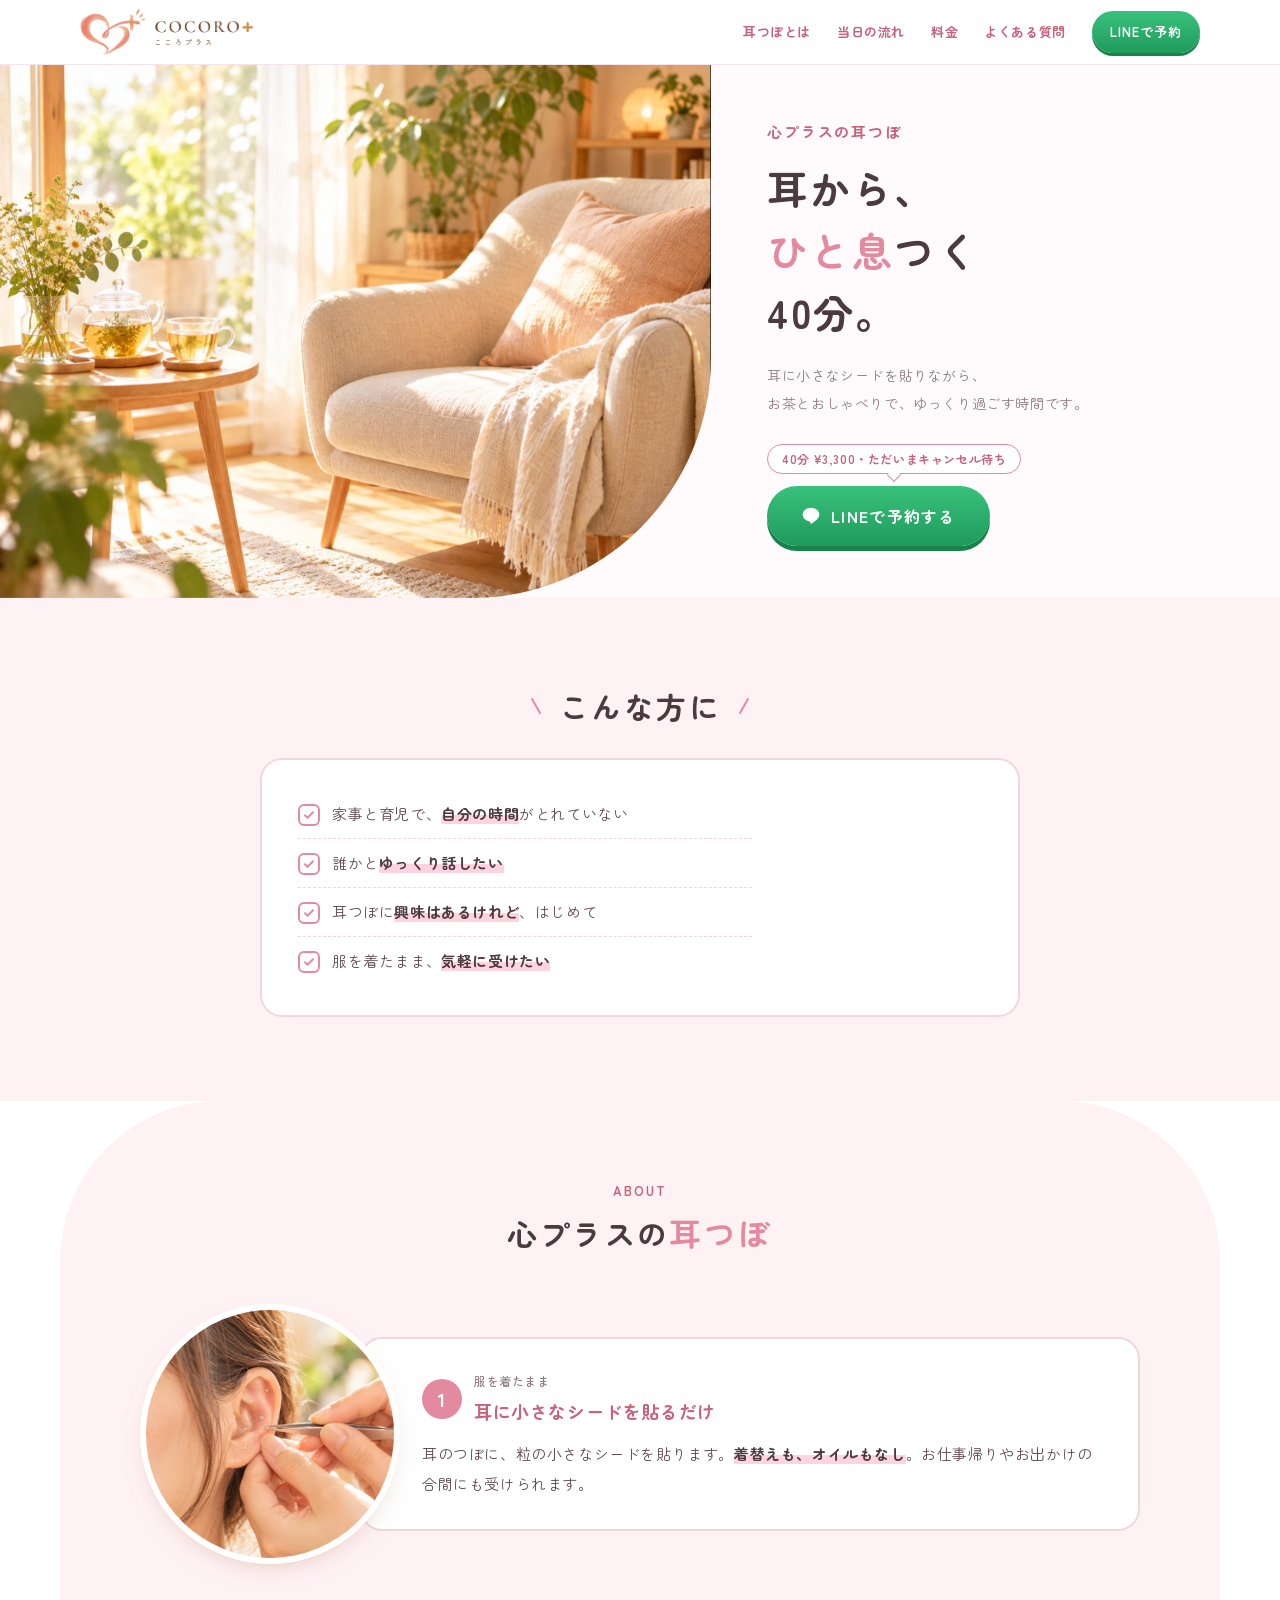
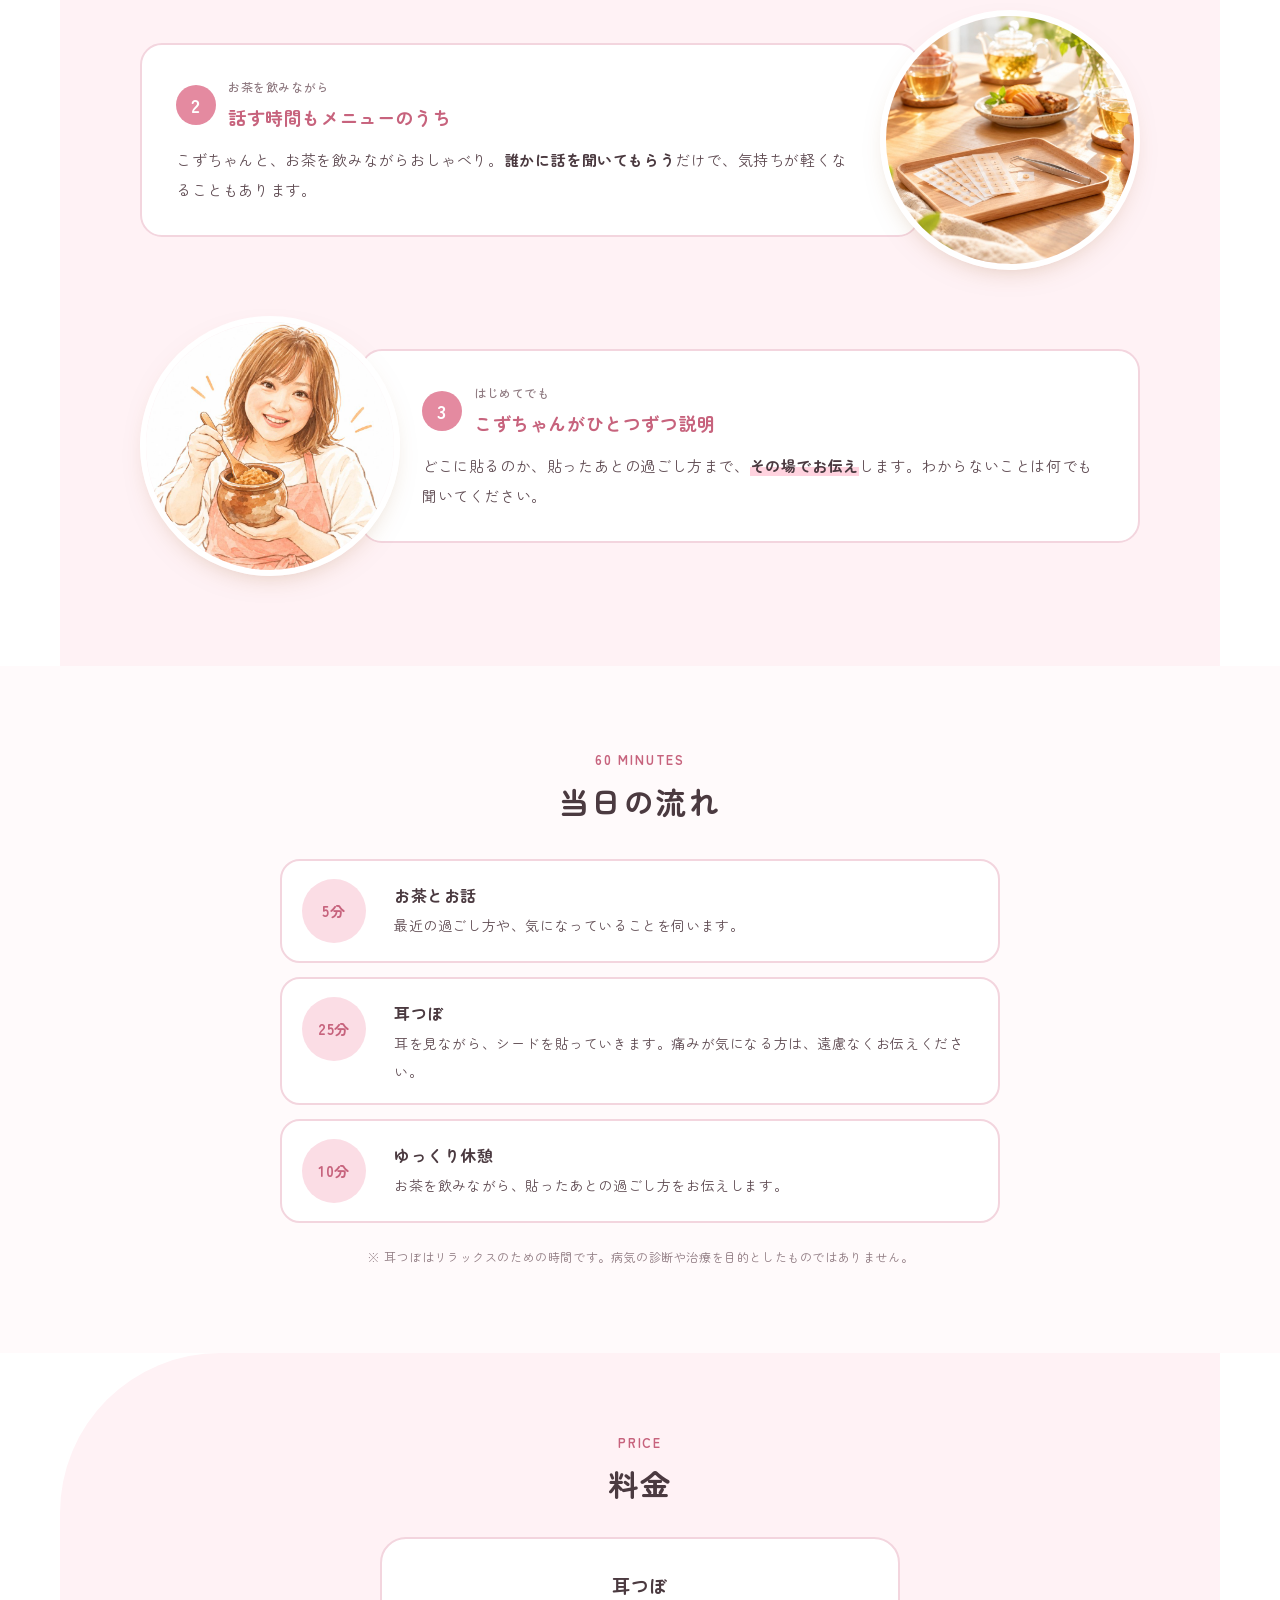
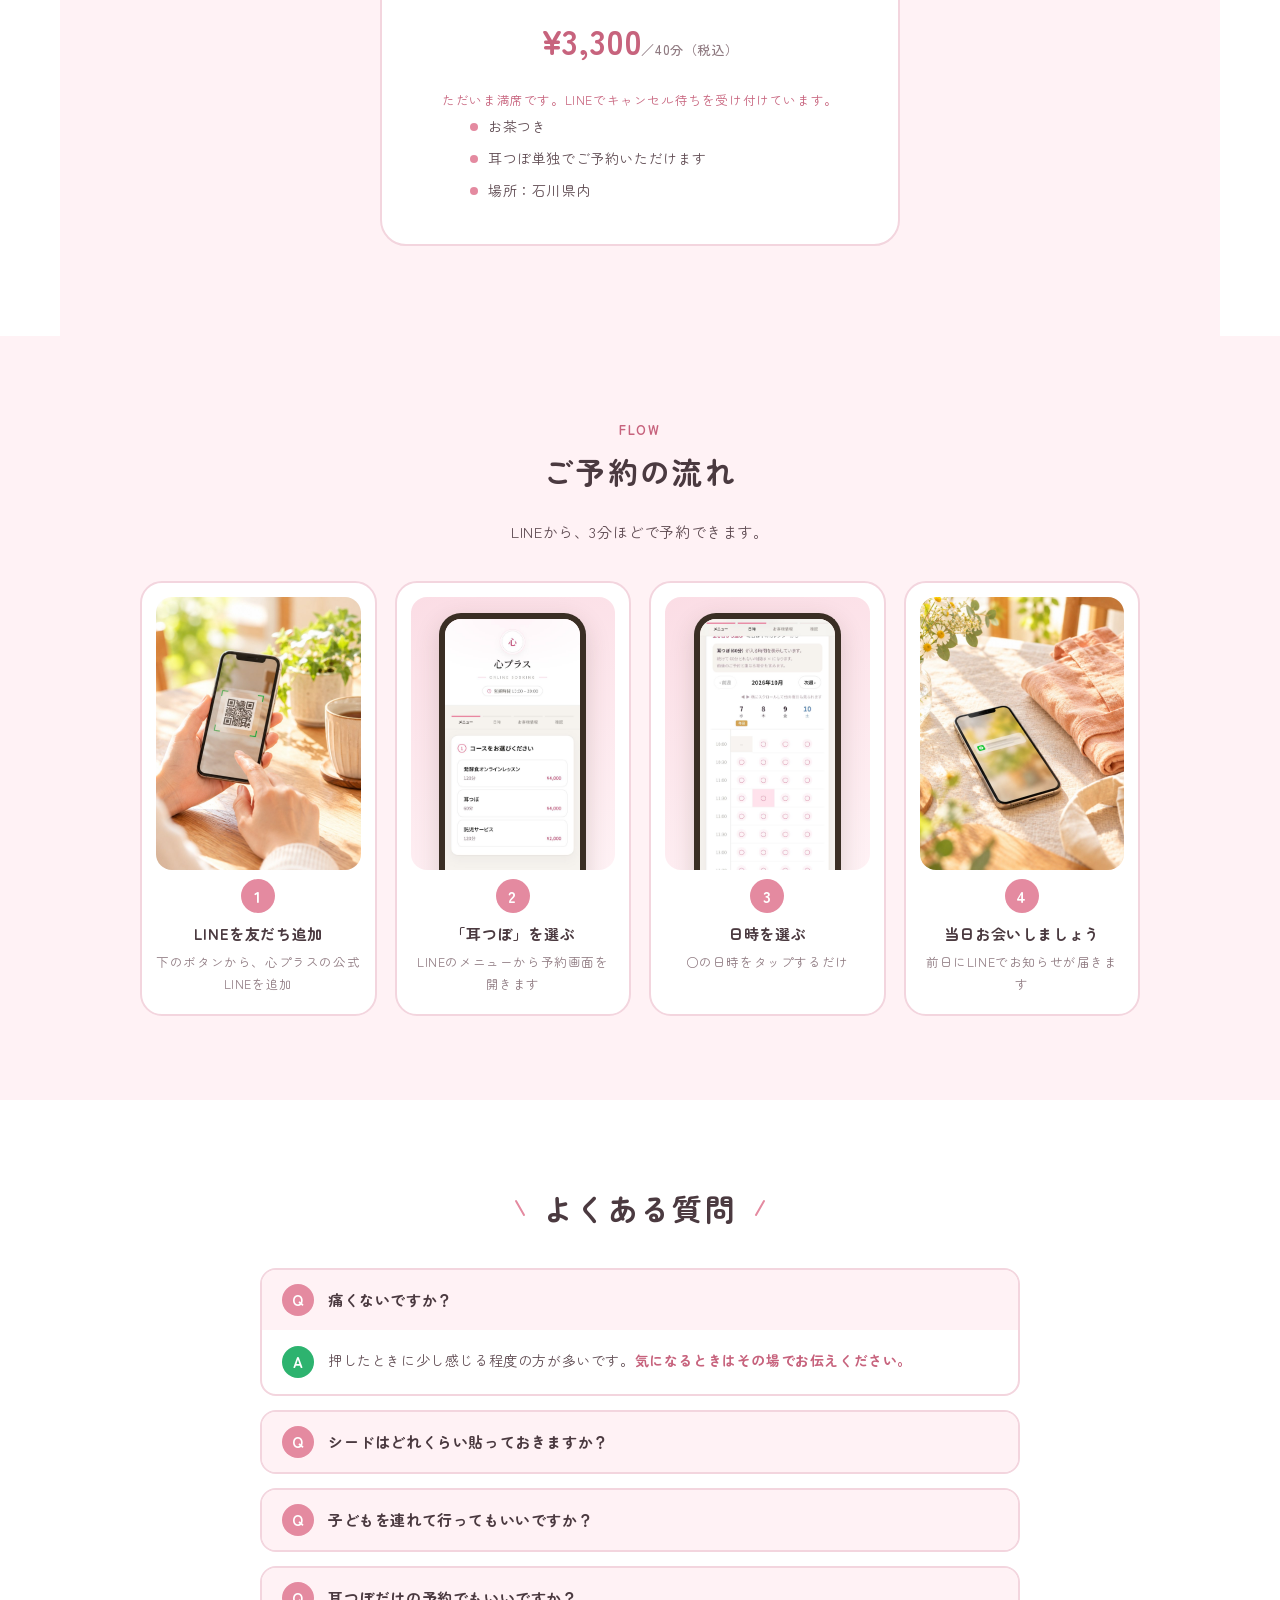
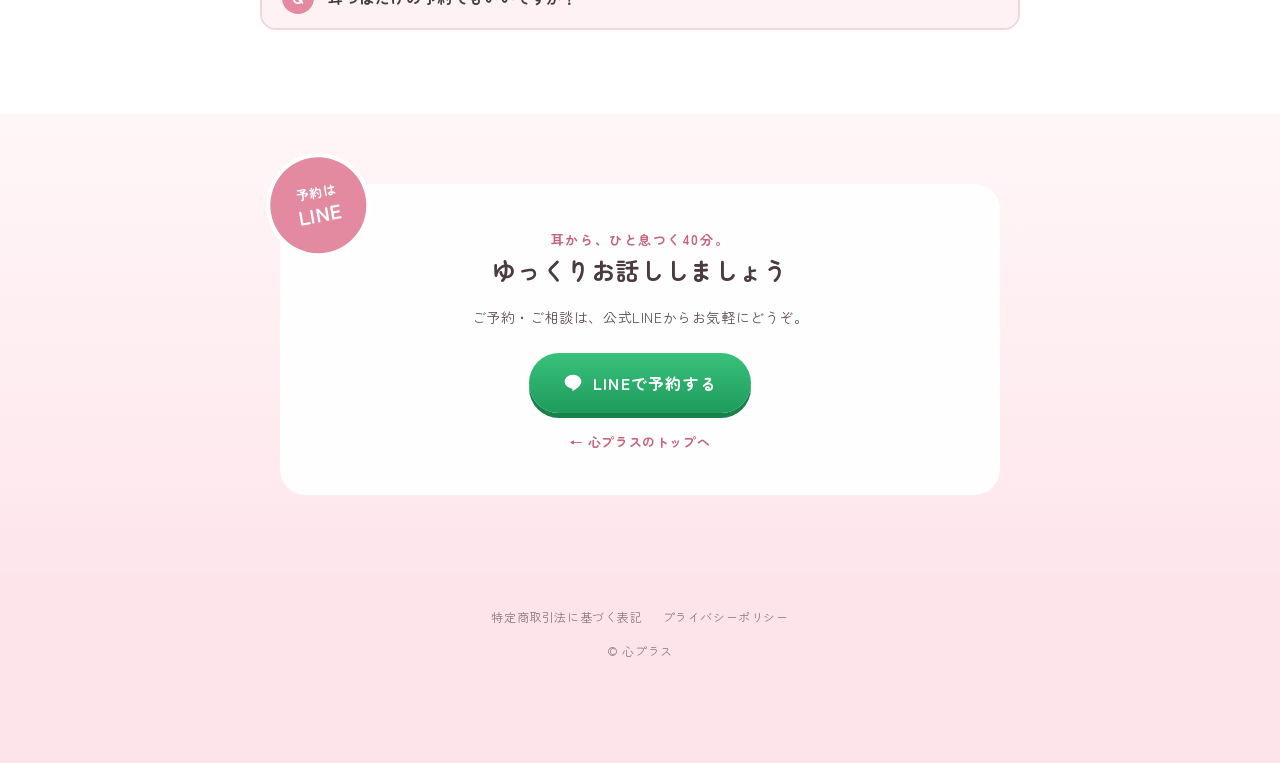
<file: mimitsubo.html>
<!doctype html>
<html lang="ja">
<head>
<meta charset="utf-8">
<meta name="viewport" content="width=device-width, initial-scale=1">
<title>耳つぼ｜COCORO＋（心プラス）｜石川</title>
<link rel="icon" type="image/png" href="img/favicon.png">
<link rel="apple-touch-icon" href="img/apple-touch-icon.png">
<meta name="description" content="石川の心プラスの耳つぼ。耳に小さなシードを貼る、ほっとひと息つける40分。ご予約はLINEから。">
<meta name="robots" content="noindex,nofollow">
<meta name="theme-color" content="#F0892A">
<link rel="preconnect" href="https://fonts.googleapis.com">
<link rel="preconnect" href="https://fonts.gstatic.com" crossorigin>
<link rel="stylesheet" href="https://fonts.googleapis.com/css2?family=Zen+Maru+Gothic:wght@400;500;700&display=swap">
<link rel="stylesheet" href="style.css">
<link rel="stylesheet" href="sub.css">
<link rel="stylesheet" href="ui.css">
<link rel="stylesheet" href="theme.css?v=1030">
</head>
<body>

<header class="hd">
  <div class="w">
    <a class="logo" href="./"><img src="img/logo.png" alt="COCORO＋ こころプラス" width="172" height="46"></a>
    <nav class="nav">
      <a href="#about">耳つぼとは</a>
      <a href="#time">当日の流れ</a>
      <a href="#price">料金</a>
      <a href="#faq">よくある質問</a>
      <a class="btn btn--s" href="#reserve">LINEで予約</a>
    </nav>
  </div>
</header>

<section class="hero" id="top">
  <div class="hero-grid">
    <div class="hero-ph"><img src="img/mimi-room.jpg" alt="やわらかな光の入る、椅子とお茶が用意された部屋" fetchpriority="high"></div>
    <div class="hero-tx">
      <p class="ey">心プラスの耳つぼ</p>
      <h1>耳から、<br><span>ひと息</span>つく<br>40分。</h1>
      <p class="sub">耳に小さなシードを貼りながら、<br>お茶とおしゃべりで、ゆっくり過ごす時間です。</p>
      <div class="cta-wrap" style="text-align:inherit">
        <span class="bubble">40分 ¥3,300・ただいまキャンセル待ち</span><br>
        <a class="btn" href="#reserve"><svg width="20" height="20" viewBox="0 0 24 24" fill="currentColor" aria-hidden="true"><path d="M12 2C6.48 2 2 5.73 2 10.32c0 4.1 3.55 7.54 8.35 8.2.32.07.77.22.88.5.1.25.07.65.03.9l-.14.85c-.04.25-.2.98.86.53 1.06-.44 5.7-3.36 7.78-5.75C21.1 13.9 22 12.2 22 10.32 22 5.73 17.52 2 12 2z"/></svg>LINEで予約する</a>
      </div>
    </div>
  </div>
</section>

<section class="sec" style="background:var(--cream)">
  <div class="w">
    <h2 class="h2 ttl"><span>こんな方に</span></h2>
    <div class="wish" style="margin-top:28px">
      <ul>
        <li><i><svg width="12" height="12" viewBox="0 0 24 24" fill="none" style="stroke:var(--orange)" stroke-width="4" stroke-linecap="round" stroke-linejoin="round"><path d="M4 12.5l5 5L20 6.5"/></svg></i><span>家事と育児で、<span class="mk">自分の時間</span>がとれていない</span></li>
        <li><i><svg width="12" height="12" viewBox="0 0 24 24" fill="none" style="stroke:var(--orange)" stroke-width="4" stroke-linecap="round" stroke-linejoin="round"><path d="M4 12.5l5 5L20 6.5"/></svg></i><span>誰かと<span class="mk">ゆっくり話したい</span></span></li>
        <li><i><svg width="12" height="12" viewBox="0 0 24 24" fill="none" style="stroke:var(--orange)" stroke-width="4" stroke-linecap="round" stroke-linejoin="round"><path d="M4 12.5l5 5L20 6.5"/></svg></i><span>耳つぼに<span class="mk">興味はあるけれど</span>、はじめて</span></li>
        <li><i><svg width="12" height="12" viewBox="0 0 24 24" fill="none" style="stroke:var(--orange)" stroke-width="4" stroke-linecap="round" stroke-linejoin="round"><path d="M4 12.5l5 5L20 6.5"/></svg></i><span>服を着たまま、<span class="mk">気軽に受けたい</span></span></li>
      </ul>
    </div>
  </div>
</section>

<section style="background:#fff" id="about">
  <div class="arch">
    <div class="w">
      <h2 class="h2"><span class="h2-sm">ABOUT</span>心プラスの<span class="or">耳つぼ</span></h2>
      <div class="rs">
        <div class="r">
          <div class="ph"><img src="img/mimitsubo.jpg" alt="耳にシードを貼る手元" loading="lazy"></div>
          <div class="bd">
            <p class="no"><b>1</b><span><small>服を着たまま</small>耳に小さなシードを貼るだけ</span></p>
            <p>耳のつぼに、粒の小さなシードを貼ります。<span class="mk">着替えも、オイルもなし</span>。お仕事帰りやお出かけの合間にも受けられます。</p>
          </div>
        </div>
        <div class="r r--rev">
          <div class="ph"><img src="img/mimi-tea.jpg" alt="テーブルの上のハーブティーとシードのトレー" loading="lazy"></div>
          <div class="bd">
            <p class="no"><b>2</b><span><small>お茶を飲みながら</small>話す時間もメニューのうち</span></p>
            <p>こずちゃんと、お茶を飲みながらおしゃべり。<span class="mk">誰かに話を聞いてもらう</span>だけで、気持ちが軽くなることもあります。</p>
          </div>
        </div>
        <div class="r">
          <div class="ph"><img src="img/kozu.jpg" alt="こずちゃんのイラスト" loading="lazy" style="object-fit:contain;background:var(--cream)"></div>
          <div class="bd">
            <p class="no"><b>3</b><span><small>はじめてでも</small>こずちゃんがひとつずつ説明</span></p>
            <p>どこに貼るのか、貼ったあとの過ごし方まで、<span class="mk">その場でお伝え</span>します。わからないことは何でも聞いてください。</p>
          </div>
        </div>
      </div>
    </div>
  </div>
</section>

<section class="sec" style="background:var(--paper)" id="time">
  <div class="w">
    <h2 class="h2"><span class="h2-sm">60 MINUTES</span>当日の流れ</h2>
    <ol class="tl">
      <li><span class="tm">5分</span><div><h4>お茶とお話</h4><p>最近の過ごし方や、気になっていることを伺います。</p></div></li>
      <li><span class="tm">25分</span><div><h4>耳つぼ</h4><p>耳を見ながら、シードを貼っていきます。痛みが気になる方は、遠慮なくお伝えください。</p></div></li>
      <li><span class="tm">10分</span><div><h4>ゆっくり休憩</h4><p>お茶を飲みながら、貼ったあとの過ごし方をお伝えします。</p></div></li>
    </ol>
    <p class="lead" style="font-size:12px;color:var(--muted)">※ 耳つぼはリラックスのための時間です。病気の診断や治療を目的としたものではありません。</p>
  </div>
</section>

<section style="background:#fff" id="price">
  <div class="arch arch--l">
    <div class="w">
      <h2 class="h2"><span class="h2-sm">PRICE</span>料金</h2>
      <div class="price1">
        <p class="nm">耳つぼ</p>
        <p class="pr">¥3,300<small>／40分（税込）</small></p>
        <p class="wait-note">ただいま満席です。LINEでキャンセル待ちを受け付けています。</p>
        <ul>
          <li>お茶つき</li>
          <li>耳つぼ単独でご予約いただけます</li>
          <li>場所：石川県内</li>
        </ul>
      </div>
    </div>
  </div>
</section>

<section class="sec" style="background:var(--cream)">
  <div class="w">
    <h2 class="h2"><span class="h2-sm">FLOW</span>ご予約の流れ</h2>
    <p class="lead">LINEから、3分ほどで予約できます。</p>
    <div class="flow4">
      <figure class="f4"><div class="sc"><img src="img/flow-line.jpg" alt="スマホでLINEの友だち追加をする手元" loading="lazy"></div><figcaption><b>1</b><h4>LINEを友だち追加</h4><p>下のボタンから、心プラスの公式LINEを追加</p></figcaption></figure>
      <figure class="f4"><div class="sc phone"><img src="img/flow-menu.jpg" alt="予約画面のメニュー一覧" loading="lazy"></div><figcaption><b>2</b><h4>「耳つぼ」を選ぶ</h4><p>LINEのメニューから予約画面を開きます</p></figcaption></figure>
      <figure class="f4"><div class="sc phone"><img src="img/flow-date.jpg" alt="予約画面の空き日時カレンダー" loading="lazy"></div><figcaption><b>3</b><h4>日時を選ぶ</h4><p>○の日時をタップするだけ</p></figcaption></figure>
      <figure class="f4"><div class="sc"><img src="img/flow-notice.jpg" alt="スマホに届いた予約のお知らせ" loading="lazy"></div><figcaption><b>4</b><h4>当日お会いしましょう</h4><p>前日にLINEでお知らせが届きます</p></figcaption></figure>
    </div>
  </div>
</section>

<section class="sec" id="faq" style="background:#fff">
  <div class="w">
    <h2 class="h2 ttl"><span>よくある質問</span></h2>
    <div class="faq">
      <details open><summary><span class="q">Q</span>痛くないですか？</summary><div class="a"><i>A</i><p>押したときに少し感じる程度の方が多いです。<b>気になるときはその場でお伝えください。</b></p></div></details>
      <details><summary><span class="q">Q</span>シードはどれくらい貼っておきますか？</summary><div class="a"><i>A</i><p>目安は当日お伝えします。かゆみなどが出たら、すぐにはがしてください。</p></div></details>
      <details><summary><span class="q">Q</span>子どもを連れて行ってもいいですか？</summary><div class="a"><i>A</i><p>ご相談ください。託児サービスと同じ日にご予約いただくこともできます。</p></div></details>
      <details><summary><span class="q">Q</span>耳つぼだけの予約でもいいですか？</summary><div class="a"><i>A</i><p><b>大丈夫です。</b>耳つぼ・お料理レッスン・託児サービスは、それぞれ独立したサービスです。</p></div></details>
    </div>
  </div>
</section>

<section class="cta-band" id="reserve">
  <div class="w">
    <div class="cta-box">
      <span class="badge"><span>予約は<b>LINE</b></span></span>
      <h3><span class="s">耳から、ひと息つく40分。</span>ゆっくりお話ししましょう</h3>
      <p style="font-size:14px;margin:14px 0 22px">ご予約・ご相談は、公式LINEからお気軽にどうぞ。</p>
      <a class="btn" href="https://line.me/R/ti/p/%40kix8116s" target="_blank" rel="noopener"><svg width="20" height="20" viewBox="0 0 24 24" fill="currentColor" aria-hidden="true"><path d="M12 2C6.48 2 2 5.73 2 10.32c0 4.1 3.55 7.54 8.35 8.2.32.07.77.22.88.5.1.25.07.65.03.9l-.14.85c-.04.25-.2.98.86.53 1.06-.44 5.7-3.36 7.78-5.75C21.1 13.9 22 12.2 22 10.32 22 5.73 17.52 2 12 2z"/></svg>LINEで予約する</a>
      <p style="font-size:13px;margin-top:16px"><a href="./" style="color:var(--orange-d);font-weight:700">← 心プラスのトップへ</a></p>
    </div>
  </div>
</section>

<footer class="ft">
  <nav><a href="tokushoho.html">特定商取引法に基づく表記</a><a href="privacy.html">プライバシーポリシー</a></nav>
  <p>© 心プラス</p>
</footer>

<div class="sticky"><a class="btn" href="#reserve">キャンセル待ち</a><a class="pr" href="./">トップへ</a></div>
<script src="ui.js" defer></script>
</body>
</html>
</file>
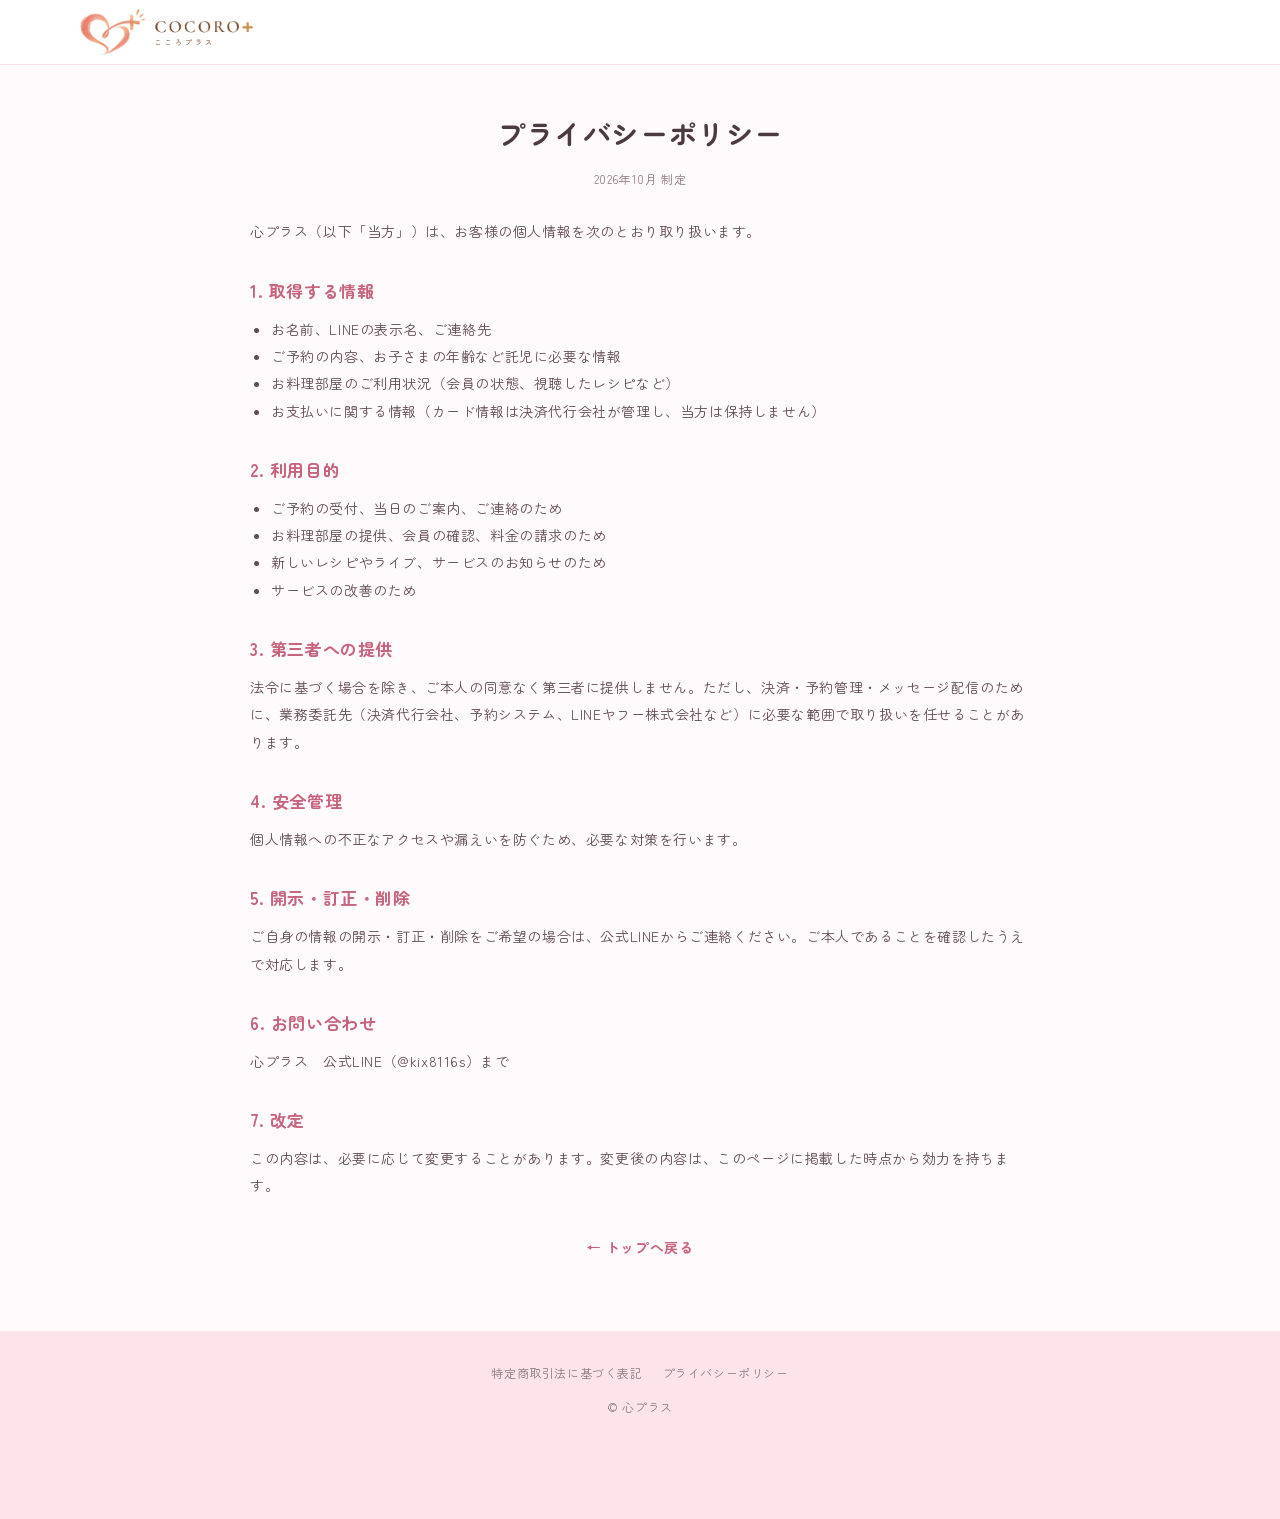
<file: privacy.html>
<!doctype html>
<html lang="ja">
<head>
<meta charset="utf-8">
<meta name="viewport" content="width=device-width, initial-scale=1">
<title>プライバシーポリシー｜心プラス（石川）</title>
<link rel="icon" type="image/png" href="img/favicon.png">
<link rel="apple-touch-icon" href="img/apple-touch-icon.png">
<meta name="robots" content="noindex,nofollow">
<meta name="theme-color" content="#F0892A">
<link rel="preconnect" href="https://fonts.googleapis.com">
<link rel="preconnect" href="https://fonts.gstatic.com" crossorigin>
<link rel="stylesheet" href="https://fonts.googleapis.com/css2?family=Zen+Maru+Gothic:wght@400;500;700&display=swap">
<link rel="stylesheet" href="style.css">
<style>
body{background:var(--paper)}
.lg{max-width:820px;margin:0 auto;padding:40px 20px 70px}
.lg h1{font-size:clamp(22px,3vw,28px);color:var(--ink);text-align:center;margin-bottom:6px}
.lg .upd{text-align:center;font-size:12px;color:var(--muted);margin-bottom:28px}
.lg table{width:100%;border-collapse:collapse;background:#fff;border:2px solid var(--line);border-radius:20px;overflow:hidden;display:block}
.lg tbody{display:table;width:100%}
.lg th,.lg td{text-align:left;vertical-align:top;padding:14px 18px;border-bottom:1px dashed var(--line);font-size:14px;line-height:1.85}
.lg th{width:34%;background:var(--cream);color:var(--ink);font-weight:700}
.lg tr:last-child th,.lg tr:last-child td{border-bottom:0}
.lg h2{font-size:17px;color:var(--orange-d);margin:28px 0 8px}
.lg p,.lg li{font-size:14px;line-height:1.95}
.lg ul{list-style:disc;padding-left:1.4em}
.back{text-align:center;margin-top:34px}
.back a{color:var(--orange-d);font-weight:700}
@media(max-width:600px){.lg th,.lg td{display:block;width:100%}.lg th{border-bottom:0;padding-bottom:4px}}
</style>
<link rel="stylesheet" href="theme.css?v=1030">
</head>
<body>
<header class="hd"><div class="w"><a class="logo" href="index.html"><img src="img/logo.png" alt="COCORO＋ こころプラス" width="172" height="46"></a></div></header>
<main class="lg">
<h1>プライバシーポリシー</h1>
<p class="upd">2026年10月 制定</p>
<p>心プラス（以下「当方」）は、お客様の個人情報を次のとおり取り扱います。</p>
<h2>1. 取得する情報</h2>
<ul><li>お名前、LINEの表示名、ご連絡先</li><li>ご予約の内容、お子さまの年齢など託児に必要な情報</li><li>お料理部屋のご利用状況（会員の状態、視聴したレシピなど）</li><li>お支払いに関する情報（カード情報は決済代行会社が管理し、当方は保持しません）</li></ul>
<h2>2. 利用目的</h2>
<ul><li>ご予約の受付、当日のご案内、ご連絡のため</li><li>お料理部屋の提供、会員の確認、料金の請求のため</li><li>新しいレシピやライブ、サービスのお知らせのため</li><li>サービスの改善のため</li></ul>
<h2>3. 第三者への提供</h2>
<p>法令に基づく場合を除き、ご本人の同意なく第三者に提供しません。ただし、決済・予約管理・メッセージ配信のために、業務委託先（決済代行会社、予約システム、LINEヤフー株式会社など）に必要な範囲で取り扱いを任せることがあります。</p>
<h2>4. 安全管理</h2>
<p>個人情報への不正なアクセスや漏えいを防ぐため、必要な対策を行います。</p>
<h2>5. 開示・訂正・削除</h2>
<p>ご自身の情報の開示・訂正・削除をご希望の場合は、公式LINEからご連絡ください。ご本人であることを確認したうえで対応します。</p>
<h2>6. お問い合わせ</h2>
<p>心プラス　公式LINE（@kix8116s）まで</p>
<h2>7. 改定</h2>
<p>この内容は、必要に応じて変更することがあります。変更後の内容は、このページに掲載した時点から効力を持ちます。</p>
<p class="back"><a href="index.html">← トップへ戻る</a></p>
</main>
<footer class="ft"><nav><a href="tokushoho.html">特定商取引法に基づく表記</a><a href="privacy.html">プライバシーポリシー</a></nav><p>© 心プラス</p></footer>
</body>
</html>
</file>
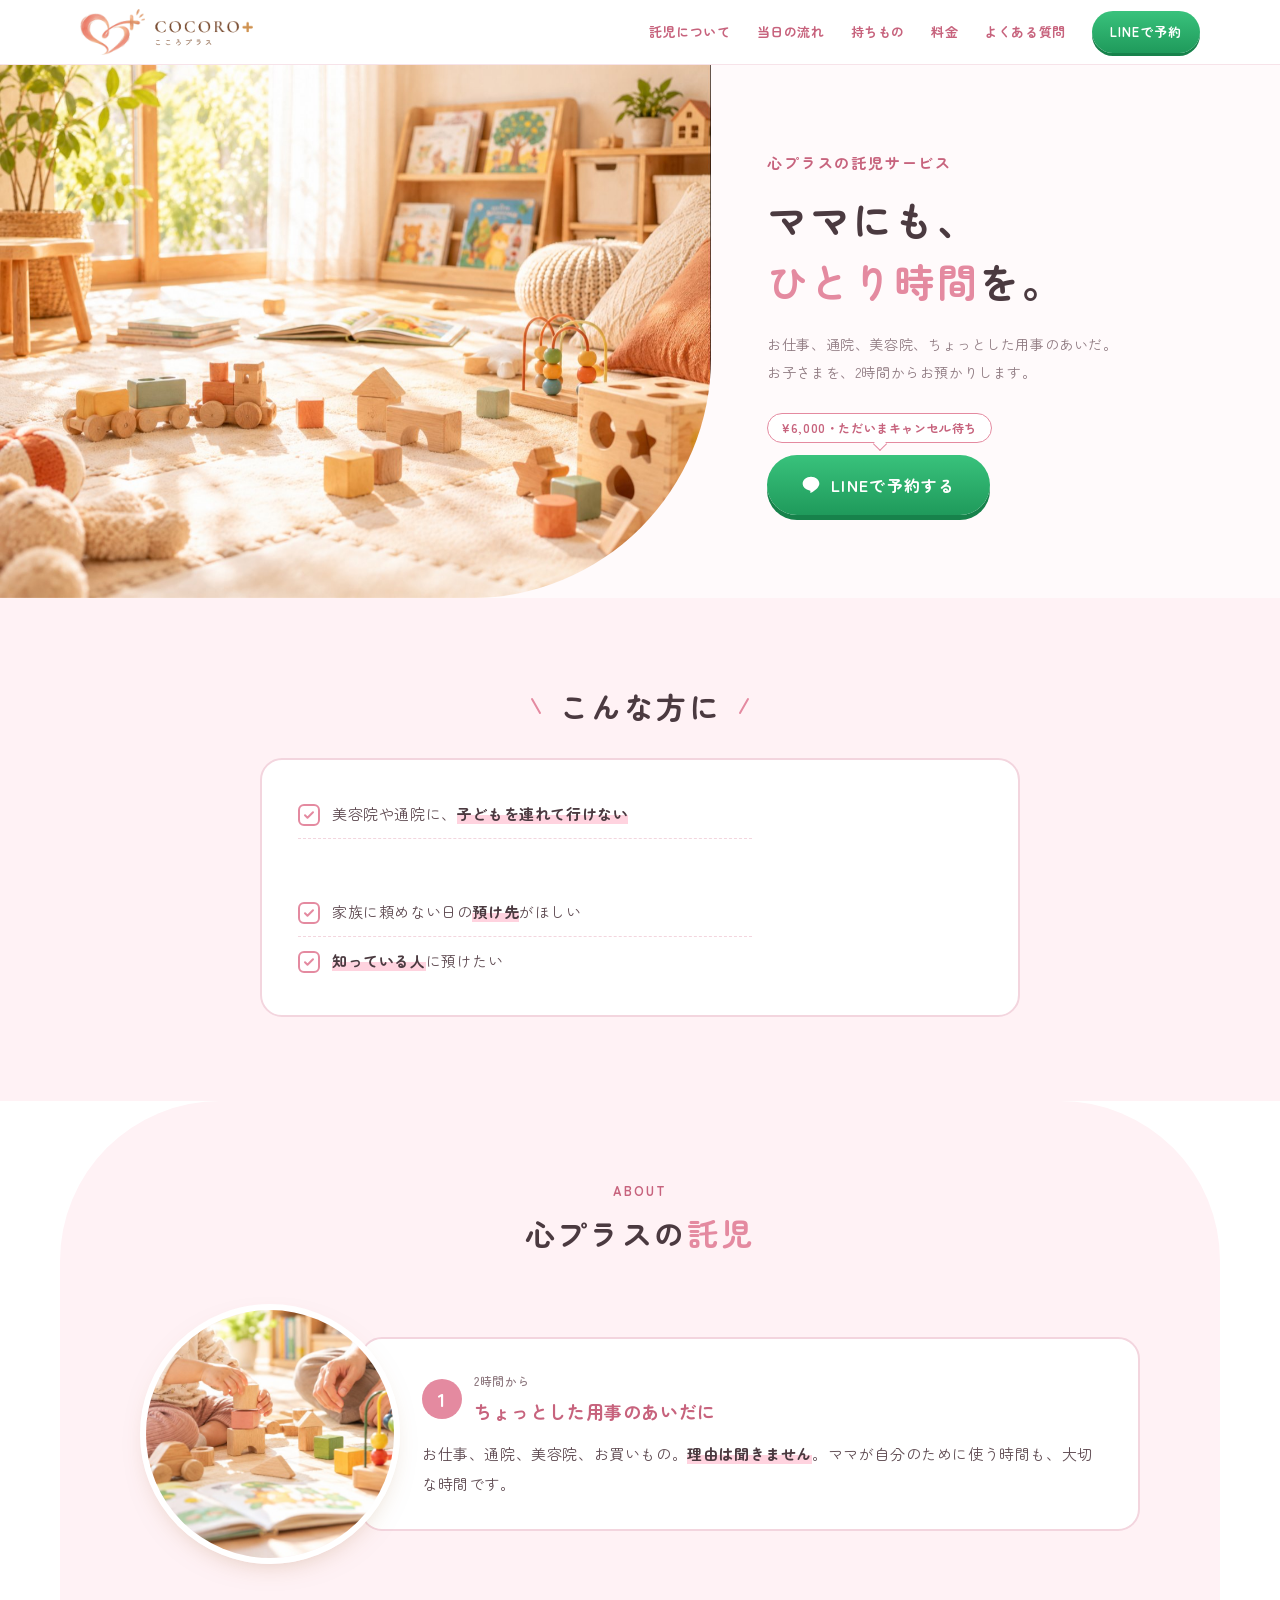
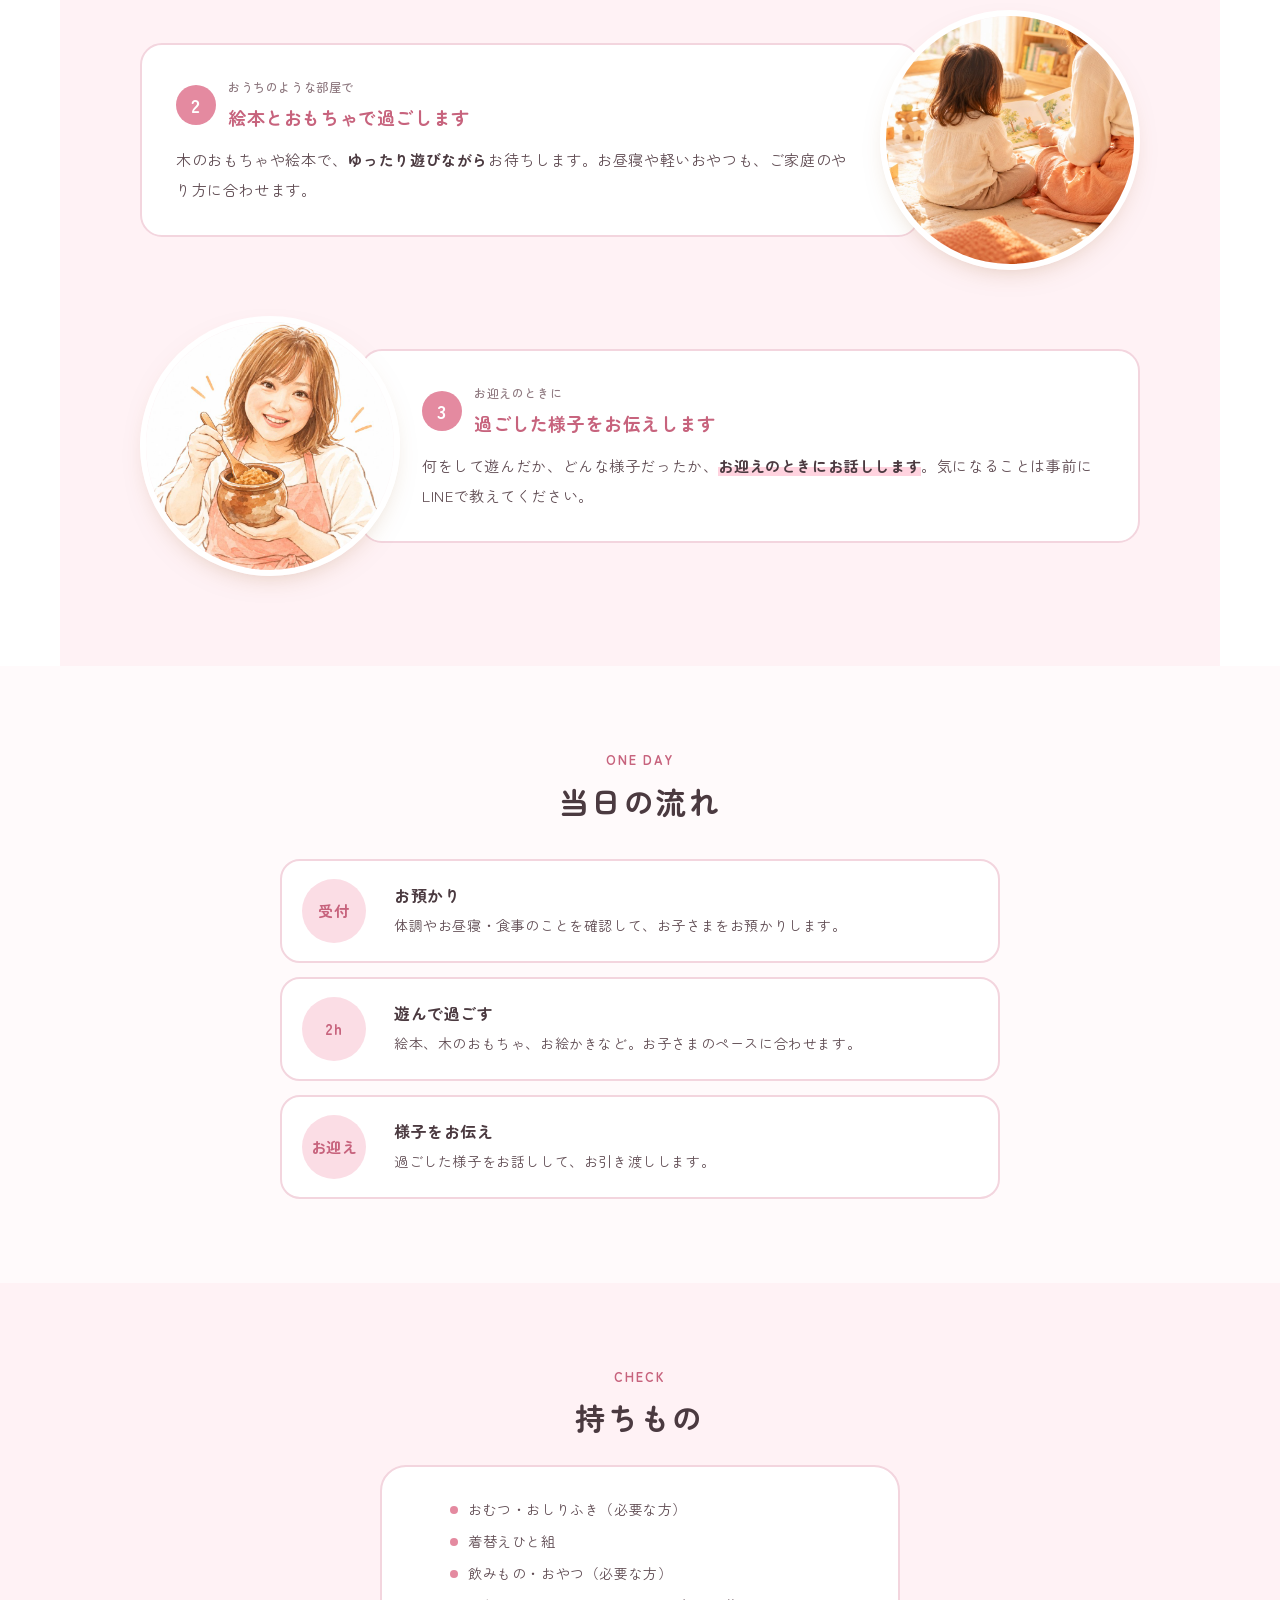
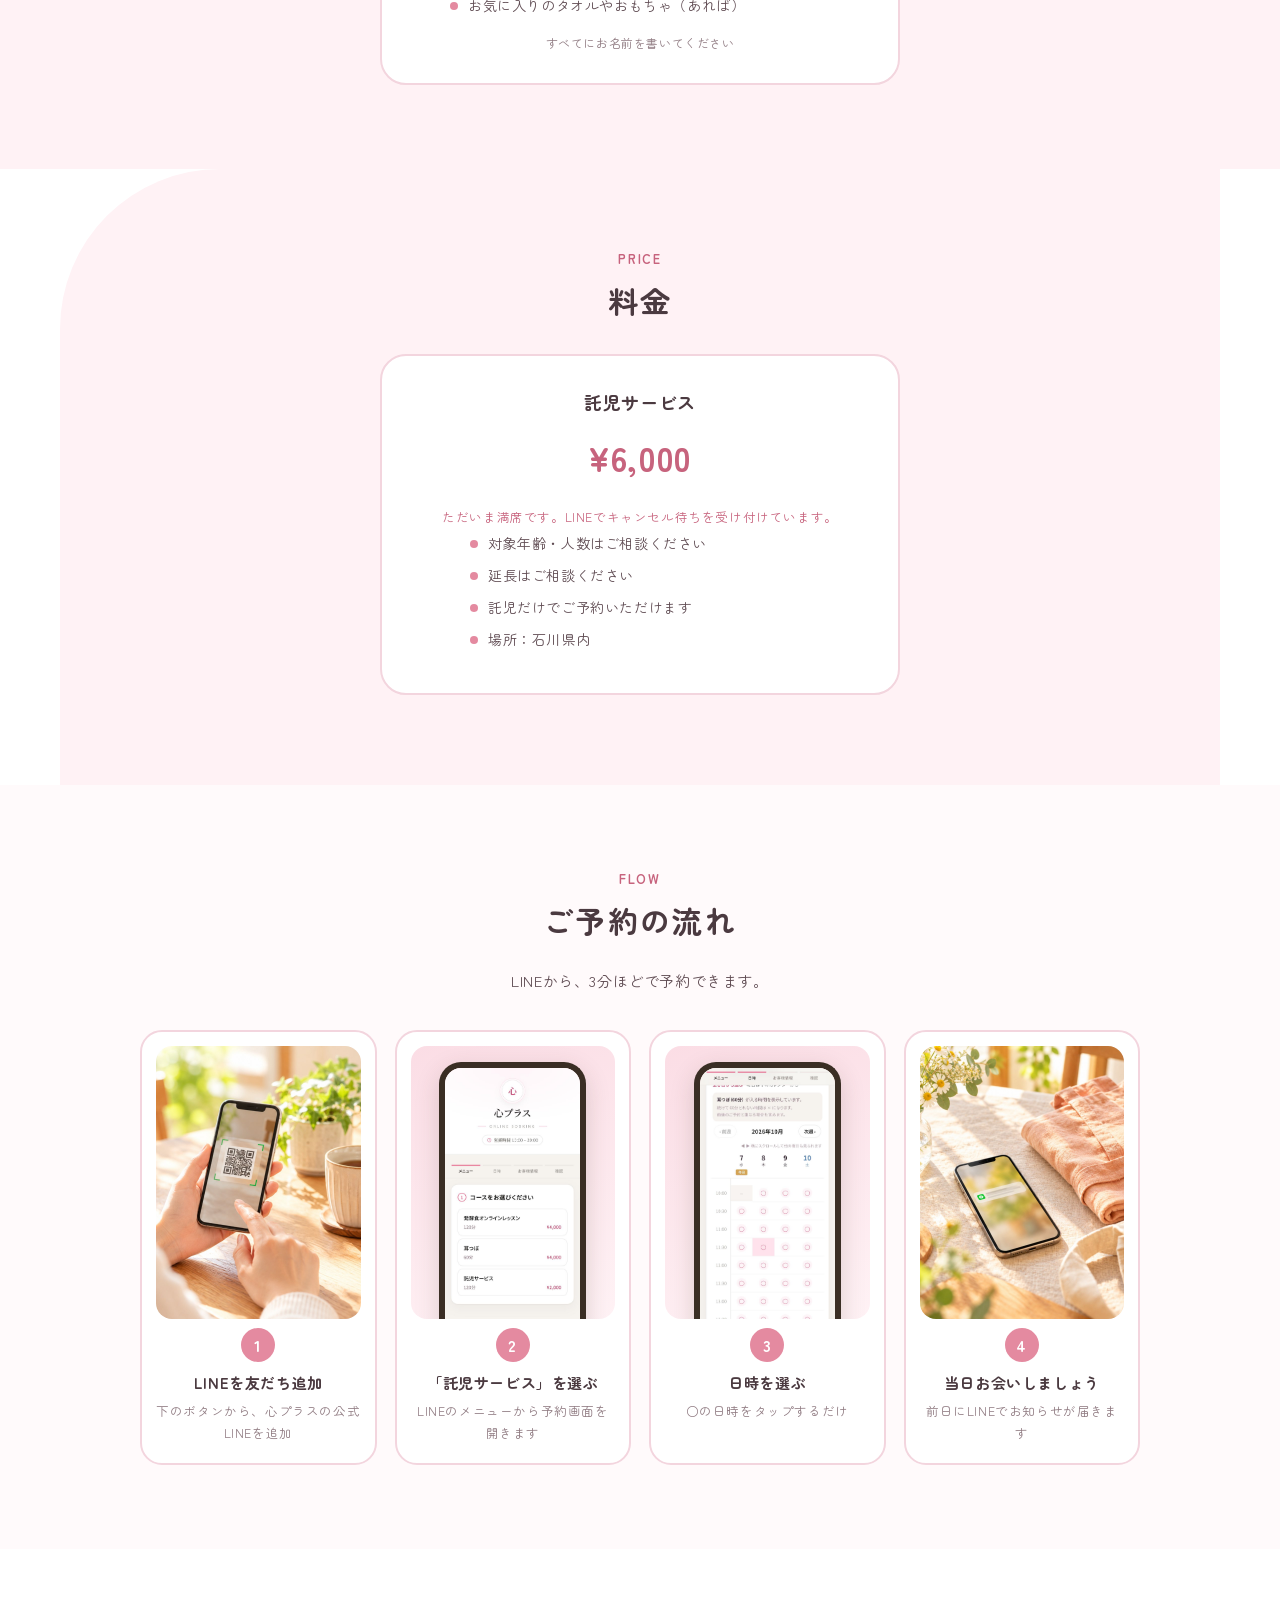
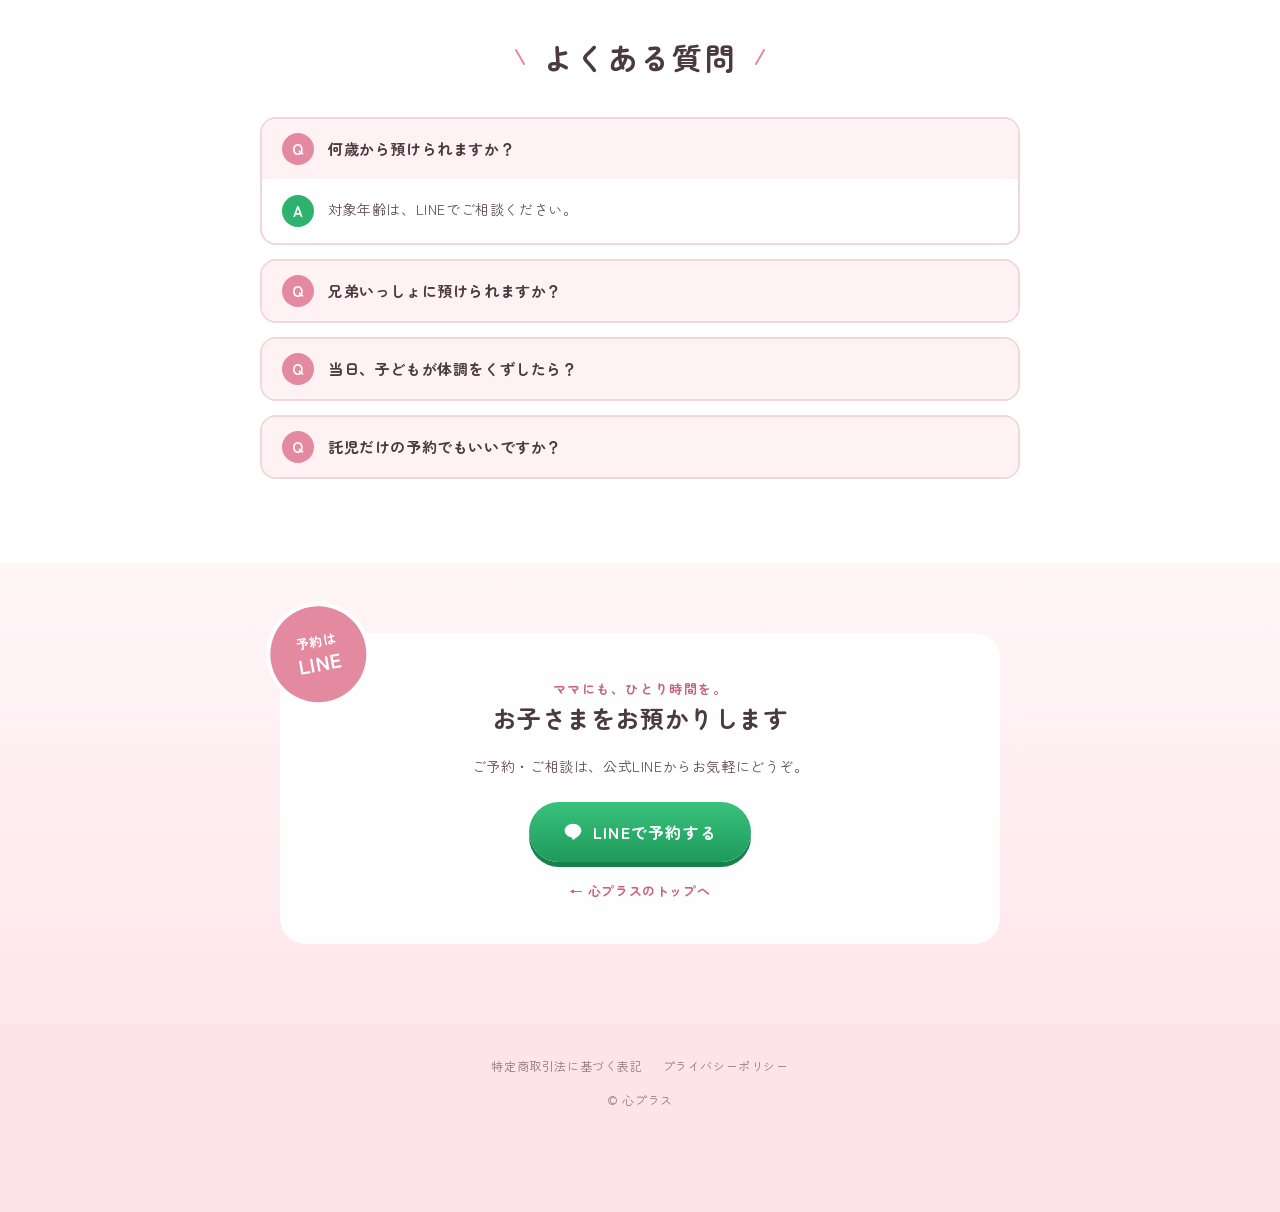
<file: takuji.html>
<!doctype html>
<html lang="ja">
<head>
<meta charset="utf-8">
<meta name="viewport" content="width=device-width, initial-scale=1">
<title>託児サービス｜COCORO＋（心プラス）｜石川</title>
<link rel="icon" type="image/png" href="img/favicon.png">
<link rel="apple-touch-icon" href="img/apple-touch-icon.png">
<meta name="description" content="石川の心プラスの託児サービス。お仕事やお出かけのあいだ、お子さまをお預かりします。ご予約はLINEから。">
<meta name="robots" content="noindex,nofollow">
<meta name="theme-color" content="#F0892A">
<link rel="preconnect" href="https://fonts.googleapis.com">
<link rel="preconnect" href="https://fonts.gstatic.com" crossorigin>
<link rel="stylesheet" href="https://fonts.googleapis.com/css2?family=Zen+Maru+Gothic:wght@400;500;700&display=swap">
<link rel="stylesheet" href="style.css">
<link rel="stylesheet" href="sub.css">
<link rel="stylesheet" href="ui.css">
<link rel="stylesheet" href="theme.css?v=1030">
</head>
<body>

<header class="hd">
  <div class="w">
    <a class="logo" href="./"><img src="img/logo.png" alt="COCORO＋ こころプラス" width="172" height="46"></a>
    <nav class="nav">
      <a href="#about">託児について</a>
      <a href="#time">当日の流れ</a><a href="#bring">持ちもの</a>
      <a href="#price">料金</a>
      <a href="#faq">よくある質問</a>
      <a class="btn btn--s" href="#reserve">LINEで予約</a>
    </nav>
  </div>
</header>

<section class="hero" id="top">
  <div class="hero-grid">
    <div class="hero-ph"><img src="img/takuji-room.jpg" alt="木のおもちゃと絵本のある明るいキッズスペース" fetchpriority="high"></div>
    <div class="hero-tx">
      <p class="ey">心プラスの託児サービス</p>
      <h1>ママにも、<br><span>ひとり時間</span>を。</h1>
      <p class="sub">お仕事、通院、美容院、ちょっとした用事のあいだ。<br>お子さまを、2時間からお預かりします。</p>
      <div class="cta-wrap" style="text-align:inherit">
        <span class="bubble">¥6,000・ただいまキャンセル待ち</span><br>
        <a class="btn" href="#reserve"><svg width="20" height="20" viewBox="0 0 24 24" fill="currentColor" aria-hidden="true"><path d="M12 2C6.48 2 2 5.73 2 10.32c0 4.1 3.55 7.54 8.35 8.2.32.07.77.22.88.5.1.25.07.65.03.9l-.14.85c-.04.25-.2.98.86.53 1.06-.44 5.7-3.36 7.78-5.75C21.1 13.9 22 12.2 22 10.32 22 5.73 17.52 2 12 2z"/></svg>LINEで予約する</a>
      </div>
    </div>
  </div>
</section>

<section class="sec" style="background:var(--cream)">
  <div class="w">
    <h2 class="h2 ttl"><span>こんな方に</span></h2>
    <div class="wish" style="margin-top:28px">
      <ul>
        <li><i><svg width="12" height="12" viewBox="0 0 24 24" fill="none" style="stroke:var(--orange)" stroke-width="4" stroke-linecap="round" stroke-linejoin="round"><path d="M4 12.5l5 5L20 6.5"/></svg></i><span>美容院や通院に、<span class="mk">子どもを連れて行けない</span></span></li>
        <li><i><svg width="12" height="12" viewBox="0 0 24 24" fill="none" style="stroke:var(--orange)" stroke-width="4" stroke-linecap="round" stroke-linejoin="round"><path d="M4 12.5l5 5L20 6.5"/></svg></i><span>在宅の仕事に、<span class="mk">集中する時間</span>がほしい</span></li>
        <li><i><svg width="12" height="12" viewBox="0 0 24 24" fill="none" style="stroke:var(--orange)" stroke-width="4" stroke-linecap="round" stroke-linejoin="round"><path d="M4 12.5l5 5L20 6.5"/></svg></i><span>家族に頼めない日の<span class="mk">預け先</span>がほしい</span></li>
        <li><i><svg width="12" height="12" viewBox="0 0 24 24" fill="none" style="stroke:var(--orange)" stroke-width="4" stroke-linecap="round" stroke-linejoin="round"><path d="M4 12.5l5 5L20 6.5"/></svg></i><span><span class="mk">知っている人</span>に預けたい</span></li>
      </ul>
    </div>
  </div>
</section>

<section style="background:#fff" id="about">
  <div class="arch">
    <div class="w">
      <h2 class="h2"><span class="h2-sm">ABOUT</span>心プラスの<span class="or">託児</span></h2>
      <div class="rs">
        <div class="r">
          <div class="ph"><img src="img/takuji.jpg" alt="木のおもちゃで遊ぶ子ども" loading="lazy"></div>
          <div class="bd">
            <p class="no"><b>1</b><span><small>2時間から</small>ちょっとした用事のあいだに</span></p>
            <p>お仕事、通院、美容院、お買いもの。<span class="mk">理由は聞きません</span>。ママが自分のために使う時間も、大切な時間です。</p>
          </div>
        </div>
        <div class="r r--rev">
          <div class="ph"><img src="img/takuji-book.jpg" alt="大人が子どもに絵本を読む手元" loading="lazy"></div>
          <div class="bd">
            <p class="no"><b>2</b><span><small>おうちのような部屋で</small>絵本とおもちゃで過ごします</span></p>
            <p>木のおもちゃや絵本で、<span class="mk">ゆったり遊びながら</span>お待ちします。お昼寝や軽いおやつも、ご家庭のやり方に合わせます。</p>
          </div>
        </div>
        <div class="r">
          <div class="ph"><img src="img/kozu.jpg" alt="こずちゃんのイラスト" loading="lazy" style="object-fit:contain;background:var(--cream)"></div>
          <div class="bd">
            <p class="no"><b>3</b><span><small>お迎えのときに</small>過ごした様子をお伝えします</span></p>
            <p>何をして遊んだか、どんな様子だったか、<span class="mk">お迎えのときにお話しします</span>。気になることは事前にLINEで教えてください。</p>
          </div>
        </div>
      </div>
    </div>
  </div>
</section>

<section class="sec" style="background:var(--paper)" id="time">
  <div class="w">
    <h2 class="h2"><span class="h2-sm">ONE DAY</span>当日の流れ</h2>
    <ol class="tl">
      <li><span class="tm">受付</span><div><h4>お預かり</h4><p>体調やお昼寝・食事のことを確認して、お子さまをお預かりします。</p></div></li>
      <li><span class="tm">2h</span><div><h4>遊んで過ごす</h4><p>絵本、木のおもちゃ、お絵かきなど。お子さまのペースに合わせます。</p></div></li>
      <li><span class="tm">お迎え</span><div><h4>様子をお伝え</h4><p>過ごした様子をお話しして、お引き渡しします。</p></div></li>
    </ol>
  </div>
</section>

<section class="sec" style="background:var(--cream)" id="bring">
  <div class="w">
    <h2 class="h2"><span class="h2-sm">CHECK</span>持ちもの</h2>
    <div class="price1" style="margin-top:24px">
      <ul style="max-width:380px">
        <li>おむつ・おしりふき（必要な方）</li>
        <li>着替えひと組</li>
        <li>飲みもの・おやつ（必要な方）</li>
        <li>お気に入りのタオルやおもちゃ（あれば）</li>
      </ul>
      <p style="font-size:12px;color:var(--muted)">すべてにお名前を書いてください</p>
    </div>
  </div>
</section>

<section style="background:#fff" id="price">
  <div class="arch arch--l">
    <div class="w">
      <h2 class="h2"><span class="h2-sm">PRICE</span>料金</h2>
      <div class="price1">
        <p class="nm">託児サービス</p>
        <p class="pr">¥6,000</p>
        <p class="wait-note">ただいま満席です。LINEでキャンセル待ちを受け付けています。</p>
        <ul>
          <li>対象年齢・人数はご相談ください</li>
          <li>延長はご相談ください</li>
          <li>託児だけでご予約いただけます</li>
          <li>場所：石川県内</li>
        </ul>
      </div>
    </div>
  </div>
</section>

<section class="sec" style="background:var(--paper)">
  <div class="w">
    <h2 class="h2"><span class="h2-sm">FLOW</span>ご予約の流れ</h2>
    <p class="lead">LINEから、3分ほどで予約できます。</p>
    <div class="flow4">
      <figure class="f4"><div class="sc"><img src="img/flow-line.jpg" alt="スマホでLINEの友だち追加をする手元" loading="lazy"></div><figcaption><b>1</b><h4>LINEを友だち追加</h4><p>下のボタンから、心プラスの公式LINEを追加</p></figcaption></figure>
      <figure class="f4"><div class="sc phone"><img src="img/flow-menu.jpg" alt="予約画面のメニュー一覧" loading="lazy"></div><figcaption><b>2</b><h4>「託児サービス」を選ぶ</h4><p>LINEのメニューから予約画面を開きます</p></figcaption></figure>
      <figure class="f4"><div class="sc phone"><img src="img/flow-date.jpg" alt="予約画面の空き日時カレンダー" loading="lazy"></div><figcaption><b>3</b><h4>日時を選ぶ</h4><p>○の日時をタップするだけ</p></figcaption></figure>
      <figure class="f4"><div class="sc"><img src="img/flow-notice.jpg" alt="スマホに届いた予約のお知らせ" loading="lazy"></div><figcaption><b>4</b><h4>当日お会いしましょう</h4><p>前日にLINEでお知らせが届きます</p></figcaption></figure>
    </div>
  </div>
</section>

<section class="sec" id="faq" style="background:#fff">
  <div class="w">
    <h2 class="h2 ttl"><span>よくある質問</span></h2>
    <div class="faq">
      <details open><summary><span class="q">Q</span>何歳から預けられますか？</summary><div class="a"><i>A</i><p>対象年齢は、LINEでご相談ください。</p></div></details>
      <details><summary><span class="q">Q</span>兄弟いっしょに預けられますか？</summary><div class="a"><i>A</i><p>人数によってはお受けできます。ご予約前にLINEでご相談ください。</p></div></details>
      <details><summary><span class="q">Q</span>当日、子どもが体調をくずしたら？</summary><div class="a"><i>A</i><p>発熱などがある日はお預かりできません。前日・当日でも、LINEでご連絡ください。</p></div></details>
      <details><summary><span class="q">Q</span>託児だけの予約でもいいですか？</summary><div class="a"><i>A</i><p><b>大丈夫です。</b>託児サービス・お料理レッスン・耳つぼは、それぞれ独立したサービスです。</p></div></details>
    </div>
  </div>
</section>

<section class="cta-band" id="reserve">
  <div class="w">
    <div class="cta-box">
      <span class="badge"><span>予約は<b>LINE</b></span></span>
      <h3><span class="s">ママにも、ひとり時間を。</span>お子さまをお預かりします</h3>
      <p style="font-size:14px;margin:14px 0 22px">ご予約・ご相談は、公式LINEからお気軽にどうぞ。</p>
      <a class="btn" href="https://line.me/R/ti/p/%40kix8116s" target="_blank" rel="noopener"><svg width="20" height="20" viewBox="0 0 24 24" fill="currentColor" aria-hidden="true"><path d="M12 2C6.48 2 2 5.73 2 10.32c0 4.1 3.55 7.54 8.35 8.2.32.07.77.22.88.5.1.25.07.65.03.9l-.14.85c-.04.25-.2.98.86.53 1.06-.44 5.7-3.36 7.78-5.75C21.1 13.9 22 12.2 22 10.32 22 5.73 17.52 2 12 2z"/></svg>LINEで予約する</a>
      <p style="font-size:13px;margin-top:16px"><a href="./" style="color:var(--orange-d);font-weight:700">← 心プラスのトップへ</a></p>
    </div>
  </div>
</section>

<footer class="ft">
  <nav><a href="tokushoho.html">特定商取引法に基づく表記</a><a href="privacy.html">プライバシーポリシー</a></nav>
  <p>© 心プラス</p>
</footer>

<div class="sticky"><a class="btn" href="#reserve">キャンセル待ち</a><a class="pr" href="./">トップへ</a></div>
<script src="ui.js" defer></script>
</body>
</html>
</file>
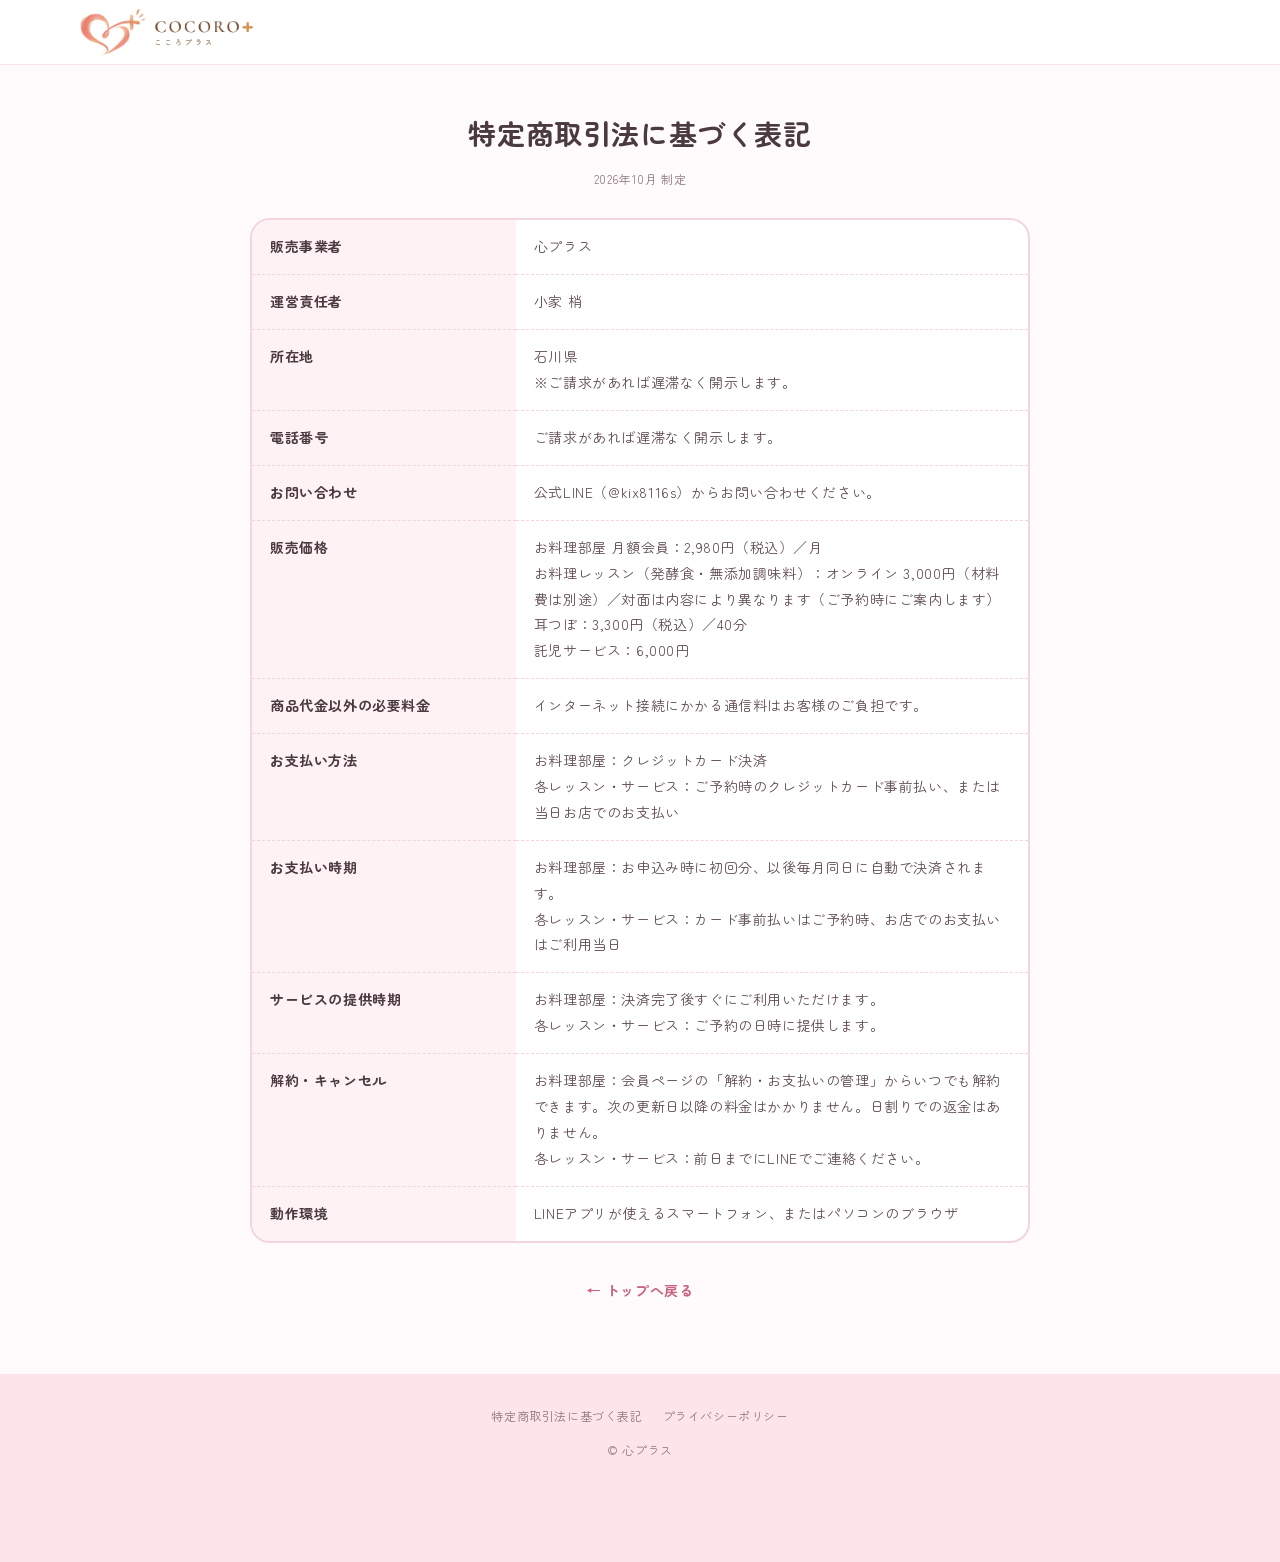
<file: tokushoho.html>
<!doctype html>
<html lang="ja">
<head>
<meta charset="utf-8">
<meta name="viewport" content="width=device-width, initial-scale=1">
<title>特定商取引法に基づく表記｜心プラス（石川）</title>
<link rel="icon" type="image/png" href="img/favicon.png">
<link rel="apple-touch-icon" href="img/apple-touch-icon.png">
<meta name="robots" content="noindex,nofollow">
<meta name="theme-color" content="#F0892A">
<link rel="preconnect" href="https://fonts.googleapis.com">
<link rel="preconnect" href="https://fonts.gstatic.com" crossorigin>
<link rel="stylesheet" href="https://fonts.googleapis.com/css2?family=Zen+Maru+Gothic:wght@400;500;700&display=swap">
<link rel="stylesheet" href="style.css">
<style>
body{background:var(--paper)}
.lg{max-width:820px;margin:0 auto;padding:40px 20px 70px}
.lg h1{font-size:clamp(22px,3vw,28px);color:var(--ink);text-align:center;margin-bottom:6px}
.lg .upd{text-align:center;font-size:12px;color:var(--muted);margin-bottom:28px}
.lg table{width:100%;border-collapse:collapse;background:#fff;border:2px solid var(--line);border-radius:20px;overflow:hidden;display:block}
.lg tbody{display:table;width:100%}
.lg th,.lg td{text-align:left;vertical-align:top;padding:14px 18px;border-bottom:1px dashed var(--line);font-size:14px;line-height:1.85}
.lg th{width:34%;background:var(--cream);color:var(--ink);font-weight:700}
.lg tr:last-child th,.lg tr:last-child td{border-bottom:0}
.lg h2{font-size:17px;color:var(--orange-d);margin:28px 0 8px}
.lg p,.lg li{font-size:14px;line-height:1.95}
.lg ul{list-style:disc;padding-left:1.4em}
.back{text-align:center;margin-top:34px}
.back a{color:var(--orange-d);font-weight:700}
@media(max-width:600px){.lg th,.lg td{display:block;width:100%}.lg th{border-bottom:0;padding-bottom:4px}}
</style>
<link rel="stylesheet" href="theme.css?v=1030">
</head>
<body>
<header class="hd"><div class="w"><a class="logo" href="index.html"><img src="img/logo.png" alt="COCORO＋ こころプラス" width="172" height="46"></a></div></header>
<main class="lg">
<h1>特定商取引法に基づく表記</h1>
<p class="upd">2026年10月 制定</p>
<table><tbody>
<tr><th>販売事業者</th><td>心プラス</td></tr>
<tr><th>運営責任者</th><td>小家 梢</td></tr>
<tr><th>所在地</th><td>石川県<br>※ご請求があれば遅滞なく開示します。</td></tr>
<tr><th>電話番号</th><td>ご請求があれば遅滞なく開示します。</td></tr>
<tr><th>お問い合わせ</th><td>公式LINE（@kix8116s）からお問い合わせください。</td></tr>
<tr><th>販売価格</th><td>お料理部屋 月額会員：2,980円（税込）／月<br>お料理レッスン（発酵食・無添加調味料）：オンライン 3,000円（材料費は別途）／対面は内容により異なります（ご予約時にご案内します）<br>耳つぼ：3,300円（税込）／40分<br>託児サービス：6,000円</td></tr>
<tr><th>商品代金以外の必要料金</th><td>インターネット接続にかかる通信料はお客様のご負担です。</td></tr>
<tr><th>お支払い方法</th><td>お料理部屋：クレジットカード決済<br>各レッスン・サービス：ご予約時のクレジットカード事前払い、または当日お店でのお支払い</td></tr>
<tr><th>お支払い時期</th><td>お料理部屋：お申込み時に初回分、以後毎月同日に自動で決済されます。<br>各レッスン・サービス：カード事前払いはご予約時、お店でのお支払いはご利用当日</td></tr>
<tr><th>サービスの提供時期</th><td>お料理部屋：決済完了後すぐにご利用いただけます。<br>各レッスン・サービス：ご予約の日時に提供します。</td></tr>
<tr><th>解約・キャンセル</th><td>お料理部屋：会員ページの「解約・お支払いの管理」からいつでも解約できます。次の更新日以降の料金はかかりません。日割りでの返金はありません。<br>各レッスン・サービス：前日までにLINEでご連絡ください。</td></tr>
<tr><th>動作環境</th><td>LINEアプリが使えるスマートフォン、またはパソコンのブラウザ</td></tr>
</tbody></table>
<p class="back"><a href="index.html">← トップへ戻る</a></p>
</main>
<footer class="ft"><nav><a href="tokushoho.html">特定商取引法に基づく表記</a><a href="privacy.html">プライバシーポリシー</a></nav><p>© 心プラス</p></footer>
</body>
</html>
</file>
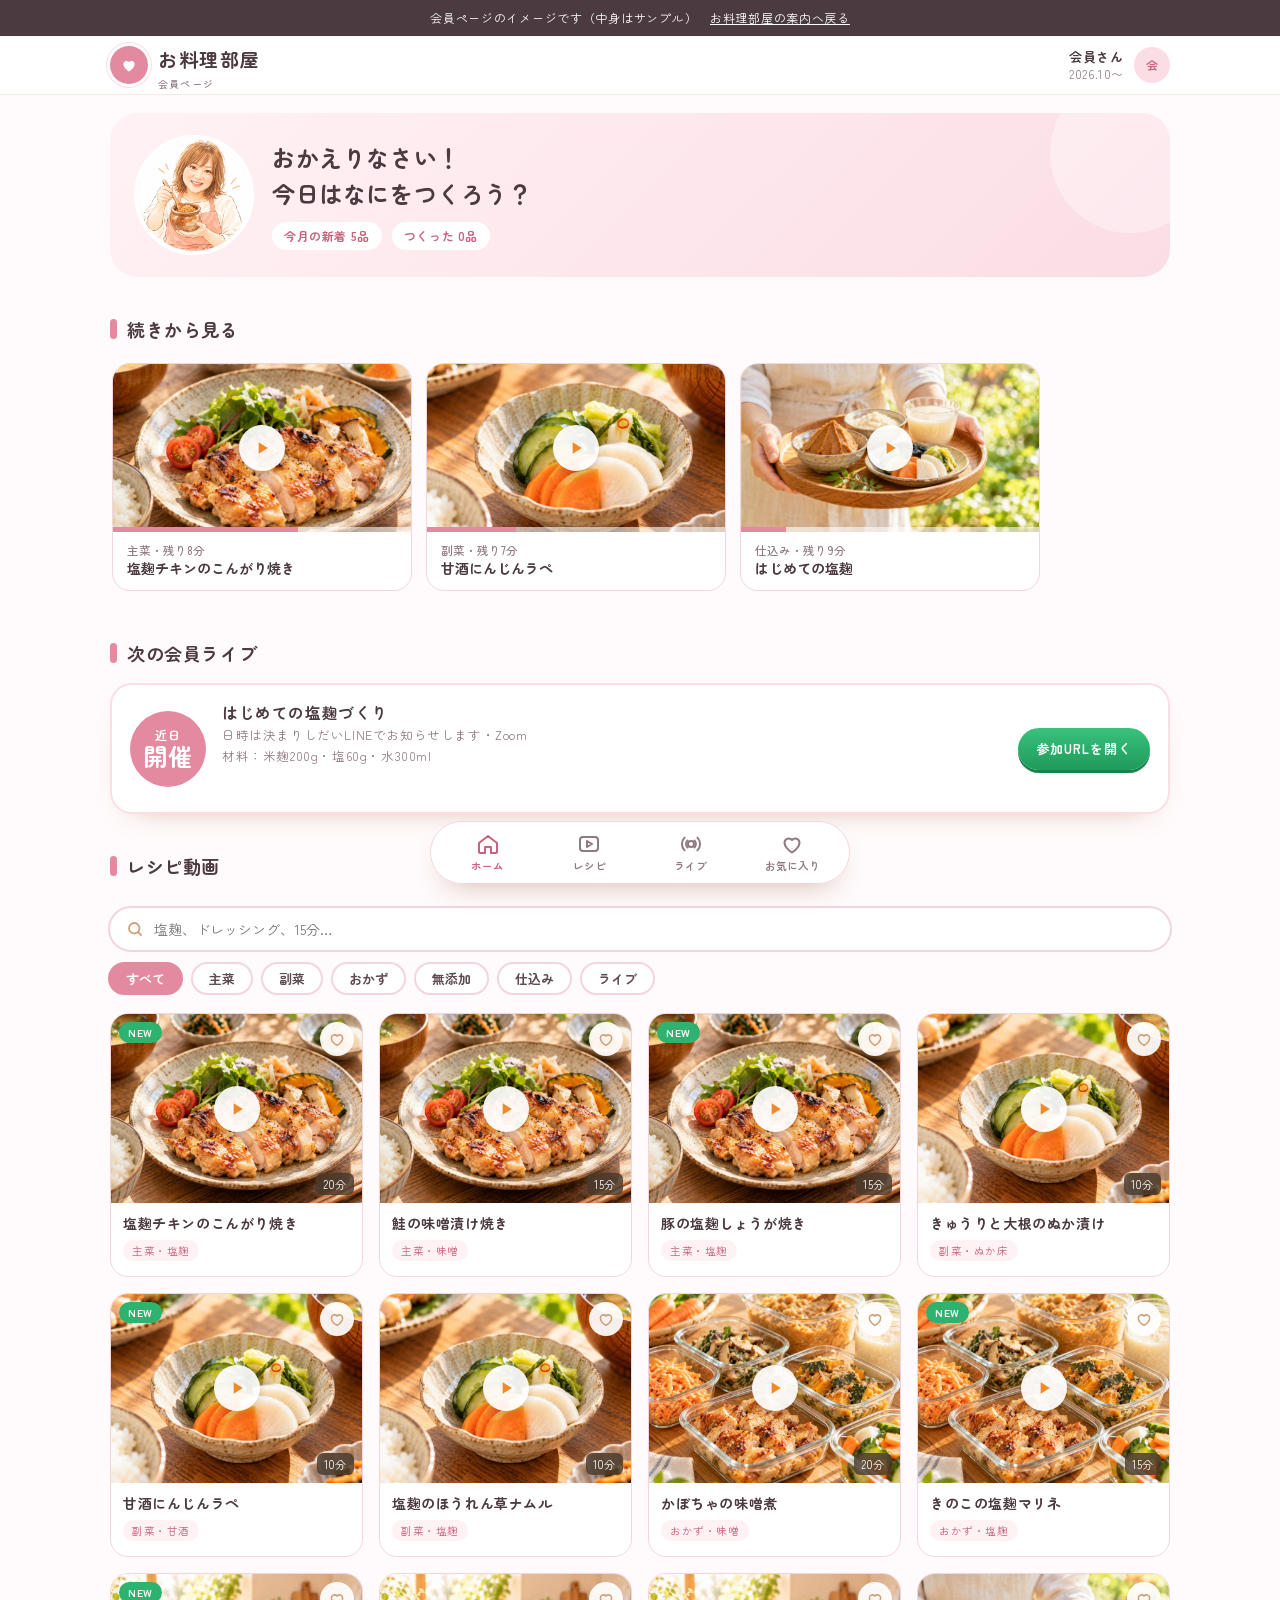
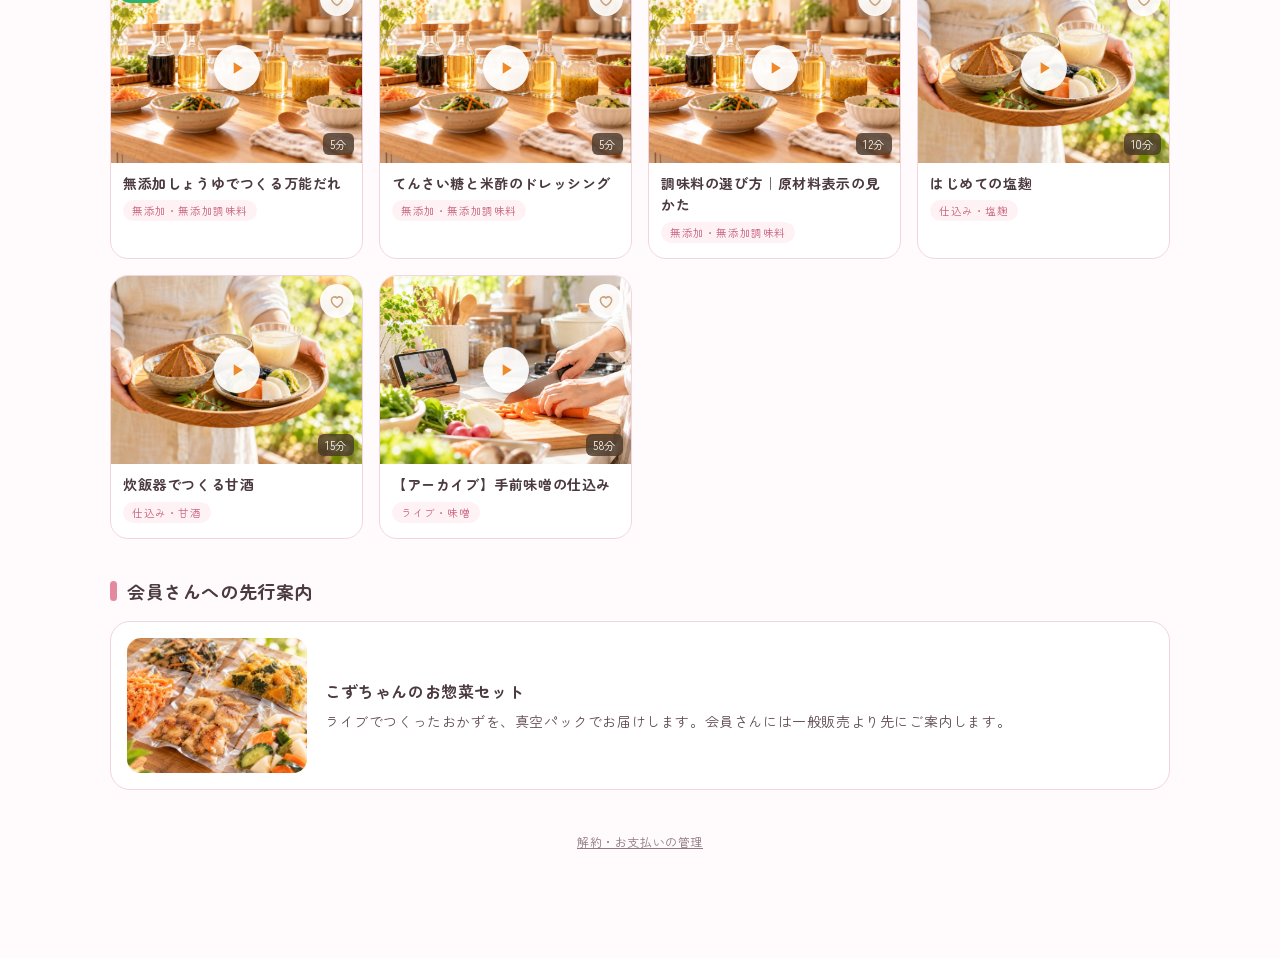
<file: kokoro-lp/member.html>
<!doctype html>
<html lang="ja">
<head>
<meta charset="utf-8">
<meta name="viewport" content="width=device-width, initial-scale=1, viewport-fit=cover">
<title>会員ページ｜こずちゃん・ゆかちゃんのお料理部屋</title>
<link rel="icon" type="image/png" href="../img/favicon.png">
<link rel="apple-touch-icon" href="../img/apple-touch-icon.png">
<meta name="robots" content="noindex,nofollow">
<meta name="theme-color" content="#F0892A">
<link rel="preconnect" href="https://fonts.googleapis.com">
<link rel="preconnect" href="https://fonts.gstatic.com" crossorigin>
<link rel="stylesheet" href="https://fonts.googleapis.com/css2?family=Zen+Maru+Gothic:wght@400;500;700&display=swap">
<link rel="stylesheet" href="style.css">
<style>
body{background:var(--paper);padding-bottom:calc(84px + env(safe-area-inset-bottom,0px))}
.w{max-width:1100px}
.demo{background:var(--ink);color:#fff;text-align:center;font-size:12px;padding:6px 12px;letter-spacing:.06em}
.demo a{text-decoration:underline}
.mhd{position:sticky;top:0;z-index:20;background:rgba(255,255,255,.95);backdrop-filter:blur(8px);border-bottom:1px solid #F5EBDD}
.mhd .w{display:flex;align-items:center;justify-content:space-between;height:58px}
.me{display:flex;align-items:center;gap:10px;font-size:12px;color:var(--muted);line-height:1.4}
.me b{display:block;color:var(--ink);font-size:13px}
.me i{width:36px;height:36px;border-radius:50%;background:var(--orange-soft);display:grid;place-items:center;color:var(--orange-d);font-style:normal;font-weight:700}

/* ようこそ */
.welcome{display:grid;grid-template-columns:120px 1fr;gap:18px;align-items:center;background:linear-gradient(135deg,var(--cream),var(--orange-soft));border-radius:28px;padding:22px 24px;margin-top:18px;position:relative;overflow:hidden}
.welcome::after{content:"";position:absolute;right:-40px;top:-40px;width:160px;height:160px;border-radius:50%;background:rgba(255,255,255,.35)}
.welcome img{width:120px;border-radius:50%;border:4px solid #fff;position:relative;z-index:1}
.welcome h1{font-size:clamp(18px,2.4vw,23px);color:var(--ink);line-height:1.55}
.welcome p{font-size:13.5px}
.stat{display:flex;gap:10px;margin-top:10px;flex-wrap:wrap}
.stat span{background:#fff;border-radius:999px;padding:2px 12px;font-size:12px;font-weight:700;color:var(--orange-d)}
@media(max-width:600px){.welcome{grid-template-columns:84px 1fr;padding:18px;gap:14px}.welcome img{width:84px}}

.sh{display:flex;align-items:center;justify-content:space-between;gap:10px;margin:34px 0 12px}
.sh h2{display:flex;align-items:center;gap:10px;font-size:18px;color:var(--ink)}
.sh h2::before{content:"";width:7px;height:20px;border-radius:4px;background:var(--orange)}
.sh a,.sh button{font-size:12.5px;font-weight:700;color:var(--orange-d);background:none;border:0;font-family:inherit;cursor:pointer}

/* 横スクロール列 */
.row{display:flex;gap:14px;overflow-x:auto;scroll-snap-type:x mandatory;padding:4px 2px 10px;scrollbar-width:none}
.row::-webkit-scrollbar{display:none}
.row>*{flex:0 0 min(78%,300px);scroll-snap-align:start}
.cont{background:#fff;border:1.5px solid var(--line);border-radius:18px;overflow:hidden;text-align:left;font-family:inherit;padding:0;cursor:pointer}
.cont .th{position:relative;aspect-ratio:16/9}
.cont .th img{width:100%;height:100%;object-fit:cover}
.cont .bar{position:absolute;left:0;right:0;bottom:0;height:5px;background:rgba(255,255,255,.6)}
.cont .bar i{display:block;height:100%;background:var(--orange)}
.cont .bd{padding:10px 14px 12px;font-size:14px;font-weight:700;color:var(--ink)}
.cont .bd small{display:block;font-size:11.5px;color:var(--muted);font-weight:500}

/* ライブ */
.live{display:grid;grid-template-columns:auto 1fr auto;gap:16px;align-items:center;background:#fff;border:2px solid var(--orange-soft);border-radius:22px;padding:16px 18px;box-shadow:0 14px 30px -24px rgba(150,90,30,.6)}
.live .dt{width:76px;height:76px;border-radius:50%;background:var(--orange);color:#fff;display:grid;place-items:center;text-align:center;line-height:1.15;font-weight:700;font-size:12px}
.live .dt b{font-size:24px;display:block}
.live h3{font-size:15.5px;color:var(--ink);line-height:1.5}
.live p{font-size:12.5px;color:var(--muted);line-height:1.7}
.cd{display:inline-flex;gap:4px;margin-top:4px;font-size:12px;font-weight:700;color:var(--orange-d)}
.cd span{background:var(--cream);border-radius:8px;padding:0 7px;font-variant-numeric:tabular-nums}
@media(max-width:600px){.live{grid-template-columns:auto 1fr}.live .btn{grid-column:1/-1}}

/* 検索・カテゴリ */
.tools{position:sticky;top:58px;z-index:10;background:var(--paper);padding:10px 0 8px;margin:0 -2px}
.srch{display:flex;align-items:center;gap:8px;background:#fff;border:2px solid var(--line);border-radius:999px;padding:6px 16px}
.srch input{flex:1;border:0;outline:0;font:inherit;font-size:14px;background:transparent;color:var(--ink);min-width:0}
.srch:focus-within{border-color:var(--orange)}
.tabs{display:flex;gap:8px;overflow-x:auto;padding:10px 0 2px;scrollbar-width:none}
.tabs::-webkit-scrollbar{display:none}
.tabs button{flex:none;border:2px solid var(--line);background:#fff;color:var(--text);font-family:inherit;font-weight:700;font-size:13px;border-radius:999px;padding:5px 16px;cursor:pointer;transition:all .2s}
.tabs button[aria-pressed=true]{background:var(--orange);border-color:var(--orange);color:#fff}

/* レシピグリッド */
.grid{display:grid;grid-template-columns:repeat(auto-fill,minmax(220px,1fr));gap:16px;margin-top:8px}
@media(max-width:600px){.grid{grid-template-columns:1fr 1fr;gap:12px}}
.rc{position:relative;background:#fff;border:1.5px solid var(--line);border-radius:18px;overflow:hidden;cursor:pointer;text-align:left;font-family:inherit;padding:0;animation:pop .45s cubic-bezier(.2,.7,.2,1) both;transition:transform .2s}
.rc:active{transform:scale(.97)}
@media(hover:hover){.rc:hover{transform:translateY(-4px)}}
@keyframes pop{from{opacity:0;transform:translateY(14px)}to{opacity:1;transform:none}}
.rc .th{position:relative;aspect-ratio:4/3;overflow:hidden}
.rc .th img{width:100%;height:100%;object-fit:cover}
.pl{position:absolute;inset:0;margin:auto;width:46px;height:46px;border-radius:50%;background:rgba(255,255,255,.92);display:grid;place-items:center;box-shadow:0 6px 16px -6px rgba(0,0,0,.35)}
.rc .tm{position:absolute;right:8px;bottom:8px;background:rgba(74,58,44,.82);color:#fff;font-size:11px;border-radius:6px;padding:0 7px}
.rc .new{position:absolute;left:8px;top:8px;background:var(--green);color:#fff;font-size:10.5px;font-weight:700;border-radius:999px;padding:0 9px}
.rc .done{position:absolute;left:8px;bottom:8px;background:#fff;color:var(--green-d);font-size:10.5px;font-weight:700;border-radius:999px;padding:0 8px}
.rc .bd{padding:10px 12px 12px}
.rc h4{font-size:14px;color:var(--ink);line-height:1.55}
.rc .tg{display:inline-block;margin-top:4px;font-size:10.5px;color:var(--orange-d);background:var(--cream);border-radius:999px;padding:0 9px}
.fav{position:absolute;right:8px;top:8px;width:34px;height:34px;border-radius:50%;border:0;background:rgba(255,255,255,.92);display:grid;place-items:center;cursor:pointer;z-index:2}
.fav svg{transition:transform .25s}
.fav[aria-pressed=true] svg{fill:#E8577A;stroke:#E8577A;transform:scale(1.12)}
.empty{grid-column:1/-1;text-align:center;color:var(--muted);font-size:14px;padding:30px 0}

.deli{display:grid;grid-template-columns:180px 1fr;gap:18px;align-items:center;background:#fff;border:1.5px solid var(--line);border-radius:20px;padding:16px}
.deli img{border-radius:14px;aspect-ratio:4/3;object-fit:cover}
@media(max-width:600px){.deli{grid-template-columns:1fr}}
.mng{text-align:center;margin:40px 0 20px;font-size:12px}
.mng a{color:var(--muted);text-decoration:underline}

/* 下のタブバー */
.tbar{position:fixed;left:0;right:0;bottom:0;z-index:30;display:grid;grid-template-columns:repeat(4,1fr);background:rgba(255,255,255,.96);backdrop-filter:blur(10px);border-top:1px solid var(--line);padding:6px 6px calc(6px + env(safe-area-inset-bottom,0px))}
.tbar button{border:0;background:none;font-family:inherit;font-size:10.5px;font-weight:700;color:var(--muted);display:flex;flex-direction:column;align-items:center;gap:2px;padding:4px 0;cursor:pointer}
.tbar button svg{width:24px;height:24px;stroke:currentColor;fill:none;stroke-width:2;stroke-linecap:round;stroke-linejoin:round}
.tbar button[aria-current=true]{color:var(--orange-d)}
@media(min-width:900px){.tbar{left:50%;right:auto;transform:translateX(-50%);bottom:16px;width:420px;border:1px solid var(--line);border-radius:999px;box-shadow:0 14px 30px -16px rgba(120,70,20,.4)}}

/* 詳細シート */
.md{position:fixed;inset:0;z-index:50;background:rgba(74,58,44,.5);display:flex;align-items:flex-end;justify-content:center;opacity:0;pointer-events:none;transition:opacity .3s}
.md.on{opacity:1;pointer-events:auto}
.md .sheet{background:var(--paper);width:100%;max-width:720px;max-height:94vh;overflow:auto;border-radius:26px 26px 0 0;padding:0 0 calc(24px + env(safe-area-inset-bottom,0px));transform:translateY(100%);transition:transform .45s cubic-bezier(.2,.8,.2,1)}
.md.on .sheet{transform:none}
.md .grab{width:44px;height:5px;border-radius:5px;background:rgba(255,255,255,.8);position:absolute;left:50%;top:8px;transform:translateX(-50%);z-index:2}
.md .vd{position:relative;aspect-ratio:16/9;background:#2c2018}
.md .vd img{width:100%;height:100%;object-fit:cover;opacity:.78}
.md .vd .pl{width:66px;height:66px}
.md .vd .note{position:absolute;left:12px;bottom:10px;color:#fff;font-size:11px;background:rgba(0,0,0,.4);border-radius:6px;padding:1px 8px}
.md .x{position:absolute;right:12px;top:12px;width:36px;height:36px;border-radius:50%;border:0;background:#fff;font-size:16px;cursor:pointer;z-index:2}
.md .in{padding:18px 22px}
.md h2{font-size:20px;color:var(--ink);line-height:1.5}
.md .meta{display:flex;gap:6px;flex-wrap:wrap;margin:8px 0 14px}
.md .meta span{font-size:11.5px;background:var(--cream);color:var(--orange-d);border-radius:999px;padding:1px 11px;font-weight:700}
.seg{display:grid;grid-template-columns:1fr 1fr;background:var(--cream);border-radius:999px;padding:4px;gap:4px}
.seg button{border:0;border-radius:999px;background:none;font-family:inherit;font-weight:700;font-size:13.5px;color:var(--muted);padding:7px;cursor:pointer}
.seg button[aria-pressed=true]{background:#fff;color:var(--orange-d);box-shadow:0 2px 8px -4px rgba(150,90,30,.5)}
.md ul{margin-top:12px}
.md ul li{display:flex;justify-content:space-between;border-bottom:1px dashed var(--line);padding:8px 2px;font-size:14px}
.md ol{padding-left:0;list-style:none;counter-reset:s;margin:12px 0 0}
.md ol li{counter-increment:s;display:flex;gap:12px;padding:8px 0;font-size:14px}
.md ol li::before{content:counter(s);flex:none;width:26px;height:26px;border-radius:50%;background:var(--orange);color:#fff;display:grid;place-items:center;font-weight:700;font-size:13px;margin-top:3px}
.md .pt{background:#fff;border:2px solid var(--orange-soft);border-radius:16px;padding:12px 16px;font-size:13.5px;margin-top:16px}
.md .pt b{color:var(--orange-d)}
.acts{display:grid;grid-template-columns:1fr auto;gap:10px;margin-top:18px}
.acts .btn{padding:12px 18px;font-size:15px}
.acts .fv2{border:2px solid var(--line);background:#fff;border-radius:999px;width:52px;display:grid;place-items:center;cursor:pointer}
.acts .fv2[aria-pressed=true] svg{fill:#E8577A;stroke:#E8577A}
.toast{position:fixed;left:50%;bottom:calc(96px + env(safe-area-inset-bottom,0px));transform:translate(-50%,20px);background:var(--ink);color:#fff;font-size:13px;border-radius:999px;padding:8px 18px;opacity:0;transition:all .3s;z-index:60;pointer-events:none}
.toast.on{opacity:1;transform:translate(-50%,0)}
@media(prefers-reduced-motion:reduce){*{animation:none!important;transition:none!important}}
</style>
<link rel="stylesheet" href="../theme.css?v=1030">
</head>
<body>

<div class="demo">会員ページのイメージです（中身はサンプル）　<a href="index.html">お料理部屋の案内へ戻る</a></div>

<header class="mhd">
  <div class="w">
    <a class="logo" href="#home"><i><svg width="18" height="18" viewBox="0 0 24 24" fill="#fff" aria-hidden="true"><path d="M12 20.5s-7.5-4.4-7.5-10A4.3 4.3 0 0 1 12 8a4.3 4.3 0 0 1 7.5 2.5c0 5.6-7.5 10-7.5 10z"/></svg></i><span>お料理部屋<small>会員ページ</small></span></a>
    <span class="me"><span><b id="memberName">会員さん</b>2026.10〜</span><i>会</i></span>
  </div>
</header>

<main class="w" id="home">

  <section class="welcome">
    <img src="img/kozu.jpg" alt="こずちゃん">
    <div>
      <h1>おかえりなさい！<br>今日はなにをつくろう？</h1>
      <div class="stat"><span id="stNew">今月の新着 0品</span><span id="stDone">つくった 0品</span></div>
    </div>
  </section>

  <div class="sh"><h2>続きから見る</h2></div>
  <div class="row" id="cont"></div>

  <div class="sh" id="liveSec"><h2>次の会員ライブ</h2></div>
  <div class="live">
    <span class="dt"><span>近日<b>開催</b></span></span>
    <div>
      <h3>はじめての塩麹づくり</h3>
      <p>日時は決まりしだいLINEでお知らせします・Zoom<br>材料：米麹200g・塩60g・水300ml</p>
      <span class="cd" id="cd" aria-live="polite"></span>
    </div>
    <a class="btn btn--s" href="#">参加URLを開く</a>
  </div>

  <div class="sh" id="recipes"><h2>レシピ動画</h2><button type="button" id="clr" hidden>しぼり込みを解除</button></div>
  <div class="tools">
    <label class="srch"><svg width="18" height="18" viewBox="0 0 24 24" fill="none" stroke="#C9A27A" stroke-width="2.4" stroke-linecap="round"><circle cx="11" cy="11" r="7"/><path d="M20 20l-3.5-3.5"/></svg><input id="q" type="search" placeholder="塩麹、ドレッシング、15分…" aria-label="レシピをさがす"></label>
    <div class="tabs" id="tabs"></div>
  </div>
  <div class="grid" id="grid"></div>

  <div class="sh"><h2>会員さんへの先行案内</h2></div>
  <div class="deli">
    <img src="img/deli.jpg" alt="真空パックのお惣菜" loading="lazy">
    <div>
      <p style="font-weight:700;color:var(--ink);font-size:16px">こずちゃんのお惣菜セット</p>
      <p style="font-size:14px">ライブでつくったおかずを、真空パックでお届けします。会員さんには一般販売より先にご案内します。</p>
    </div>
  </div>

  <p class="mng"><a href="#">解約・お支払いの管理</a></p>
</main>

<nav class="tbar" aria-label="会員ページのメニュー">
  <button type="button" data-go="home" aria-current="true"><svg viewBox="0 0 24 24"><path d="M3 11l9-7 9 7v9a1 1 0 0 1-1 1h-5v-6H9v6H4a1 1 0 0 1-1-1z"/></svg>ホーム</button>
  <button type="button" data-go="recipes"><svg viewBox="0 0 24 24"><rect x="3" y="5" width="18" height="14" rx="3"/><path d="M10 9l5 3-5 3z"/></svg>レシピ</button>
  <button type="button" data-go="liveSec"><svg viewBox="0 0 24 24"><circle cx="12" cy="12" r="3"/><path d="M5.6 5.6a9 9 0 0 0 0 12.8M18.4 5.6a9 9 0 0 1 0 12.8M8.5 8.5a5 5 0 0 0 0 7M15.5 8.5a5 5 0 0 1 0 7"/></svg>ライブ</button>
  <button type="button" data-go="fav"><svg viewBox="0 0 24 24"><path d="M12 20.5s-7.5-4.4-7.5-10A4.3 4.3 0 0 1 12 8a4.3 4.3 0 0 1 7.5 2.5c0 5.6-7.5 10-7.5 10z"/></svg>お気に入り</button>
</nav>

<div class="md" id="md" role="dialog" aria-modal="true" aria-labelledby="mdT">
  <div class="sheet">
    <div class="vd"><span class="grab"></span><button class="x" id="mdX" aria-label="閉じる">✕</button><img id="mdI" alt=""><span class="pl"><svg width="26" height="26" viewBox="0 0 24 24" fill="#F0892A"><path d="M8 5v14l11-7z"/></svg></span><span class="note">動画はここで再生されます</span></div>
    <div class="in">
      <h2 id="mdT"></h2>
      <div class="meta" id="mdM"></div>
      <div class="seg" role="group" aria-label="表示切りかえ"><button type="button" id="sgG" aria-pressed="true">材料</button><button type="button" id="sgS" aria-pressed="false">作り方</button></div>
      <ul id="mdG"></ul>
      <ol id="mdS" hidden></ol>
      <div class="pt" id="mdP"></div>
      <div class="acts"><button type="button" class="btn" id="mdDone">つくった！</button><button type="button" class="fv2" id="mdFav" aria-pressed="false" aria-label="お気に入り"><svg width="22" height="22" viewBox="0 0 24 24" fill="none" stroke="#C9A27A" stroke-width="2"><path d="M12 20.5s-7.5-4.4-7.5-10A4.3 4.3 0 0 1 12 8a4.3 4.3 0 0 1 7.5 2.5c0 5.6-7.5 10-7.5 10z"/></svg></button></div>
    </div>
  </div>
</div>
<div class="toast" id="toast" role="status"></div>

<script>
// レシピデータ（あとで管理画面・Firestore から読み込む形に差し替え）
const R=[
 {c:'主菜',t:'塩麹チキンのこんがり焼き',m:20,k:'塩麹',img:'main',n:1,
  g:[['鶏もも肉','1枚(300g)'],['塩麹','大さじ1.5'],['ベビーリーフ','適量']],
  s:['鶏肉の厚い部分を開き、塩麹をもみ込んで30分〜ひと晩おく。','皮目を下にしてフライパンに入れ、中火で6分焼く。','裏返してふたをし、弱火で5分。切り分けて盛る。'],
  p:'塩麹は<b>焦げやすい</b>ので、焼く前に表面の塩麹を軽くぬぐうのがコツ。'},
 {c:'主菜',t:'鮭の味噌漬け焼き',m:15,k:'味噌',img:'main',
  g:[['生鮭','2切れ'],['味噌','大さじ2'],['みりん','大さじ1']],
  s:['味噌とみりんを混ぜ、鮭にぬってラップで包み、ひと晩おく。','味噌をぬぐい、魚焼きグリルで7〜8分焼く。'],p:'漬けたまま<b>冷凍保存</b>もできます。'},
 {c:'主菜',t:'豚の塩麹しょうが焼き',m:15,k:'塩麹',img:'main',n:1,
  g:[['豚ロース薄切り','250g'],['塩麹','大さじ1'],['しょうが','1かけ']],
  s:['豚肉に塩麹とすりおろしたしょうがをからめ、10分おく。','フライパンで両面を焼く。'],p:'塩麹で<b>お肉がやわらかく</b>仕上がります。'},
 {c:'副菜',t:'きゅうりと大根のぬか漬け',m:10,k:'ぬか床',img:'side',
  g:[['きゅうり','1本'],['大根','5cm'],['ぬか床','適量']],
  s:['野菜を洗って水けをふく。','ぬか床に埋めて、夏は半日・冬は1日つける。','ぬかを洗い流して切る。'],p:'ぬか床は<b>1日1回かき混ぜる</b>のがいちばん大事。'},
 {c:'副菜',t:'甘酒にんじんラペ',m:10,k:'甘酒',img:'side',n:1,
  g:[['にんじん','1本'],['甘酒（米麹）','大さじ2'],['酢','大さじ1']],
  s:['にんじんを細切りにする。','甘酒と酢を混ぜて和え、15分おく。'],p:'砂糖を使わず、<b>甘酒のやさしい甘さ</b>で。'},
 {c:'副菜',t:'塩麹のほうれん草ナムル',m:10,k:'塩麹',img:'side',
  g:[['ほうれん草','1束'],['塩麹','小さじ2'],['ごま油','小さじ1']],
  s:['ほうれん草をゆでて水けをしぼる。','塩麹とごま油で和える。'],p:'塩の代わりに<b>塩麹ひとつ</b>で味が決まります。'},
 {c:'おかず',t:'かぼちゃの味噌煮',m:20,k:'味噌',img:'okazu',
  g:[['かぼちゃ','1/4個'],['味噌','大さじ1.5'],['水','150ml']],
  s:['かぼちゃを一口大に切る。','水と一緒に煮て、やわらかくなったら味噌を溶く。'],p:'冷蔵で<b>4日</b>もちます。'},
 {c:'おかず',t:'きのこの塩麹マリネ',m:15,k:'塩麹',img:'okazu',n:1,
  g:[['しめじ・まいたけ','各1パック'],['塩麹','大さじ1'],['オリーブ油','大さじ1']],
  s:['きのこをほぐしてオリーブ油で炒める。','火を止めて塩麹で和える。'],p:'パスタやサラダに<b>のせるだけ</b>で一品に。'},
 {c:'無添加',t:'無添加しょうゆでつくる万能だれ',m:5,k:'無添加調味料',img:'mutenka',n:1,
  g:[['しょうゆ（無添加）','100ml'],['みりん（本みりん）','50ml'],['昆布','5cm']],
  s:['みりんを小鍋でひと煮立ちさせる。','しょうゆと昆布を加え、火を止めて冷ます。','保存びんに移して冷蔵庫へ。'],p:'煮物・炒め物・おひたしに<b>これひとつ</b>で味が決まります。'},
 {c:'無添加',t:'てんさい糖と米酢のドレッシング',m:5,k:'無添加調味料',img:'mutenka',
  g:[['米酢','大さじ3'],['てんさい糖','小さじ2'],['オリーブ油','大さじ2'],['塩','少々']],
  s:['材料をすべてびんに入れる。','ふたをしてよく振る。'],p:'市販のドレッシングを使わず、<b>材料4つ</b>でつくれます。'},
 {c:'無添加',t:'調味料の選び方｜原材料表示の見かた',m:12,k:'無添加調味料',img:'mutenka',
  g:[['お手持ちのしょうゆ・みりん','1本ずつ']],
  s:['ラベルの「原材料名」を見る。','原材料がシンプルなものを選ぶコツを、動画で紹介します。'],p:'まずは<b>毎日使うしょうゆ</b>から見直すのがおすすめ。'},
 {c:'仕込み',t:'はじめての塩麹',m:10,k:'塩麹',img:'hero',
  g:[['米麹','200g'],['塩','60g'],['水','300ml']],
  s:['米麹と塩をよく混ぜる。','水を加え、保存びんに入れる。','1日1回混ぜて、常温で1週間。'],p:'とろっとして<b>甘い香り</b>がしたら完成です。'},
 {c:'仕込み',t:'炊飯器でつくる甘酒',m:15,k:'甘酒',img:'hero',
  g:[['米麹','200g'],['ご飯','150g'],['水','400ml']],
  s:['材料を炊飯器に入れて混ぜる。','ふたを開けたまま布巾をかけ、保温で8時間。'],p:'温度は<b>60℃前後</b>をキープ。'},
 {c:'ライブ',t:'【アーカイブ】手前味噌の仕込み',m:58,k:'味噌',img:'online',
  g:[['大豆','500g'],['米麹','500g'],['塩','220g']],
  s:['ライブの録画です。動画を見ながら一緒に仕込みましょう。'],p:'できあがりは<b>半年後</b>。毎月の様子もライブで紹介します。'}
];
R.forEach((r,i)=>r.id=i);
const CATS=['すべて','主菜','副菜','おかず','無添加','仕込み','ライブ'];
const $=id=>document.getElementById(id);
const store={get(k,d){try{return JSON.parse(localStorage.getItem(k))??d}catch(e){return d}},set(k,v){try{localStorage.setItem(k,JSON.stringify(v))}catch(e){}}};
let fav=new Set(store.get('kr_fav',[])), done=new Set(store.get('kr_done',[])), cur='すべて', favOnly=false;
const heart='<svg width="18" height="18" viewBox="0 0 24 24" fill="none" stroke="#C9A27A" stroke-width="2"><path d="M12 20.5s-7.5-4.4-7.5-10A4.3 4.3 0 0 1 12 8a4.3 4.3 0 0 1 7.5 2.5c0 5.6-7.5 10-7.5 10z"/></svg>';
const play='<span class="pl"><svg width="20" height="20" viewBox="0 0 24 24" fill="#F0892A"><path d="M8 5v14l11-7z"/></svg></span>';
function toast(t){const e=$('toast');e.textContent=t;e.classList.add('on');clearTimeout(toast.t);toast.t=setTimeout(()=>e.classList.remove('on'),1800)}
function stats(){$('stNew').textContent='今月の新着 '+R.filter(r=>r.n).length+'品';$('stDone').textContent='つくった '+done.size+'品'}

// 続きから見る（サンプル）
[[0,.62],[4,.3],[11,.15]].filter(([i])=>R[i]).forEach(([i,p])=>{const r=R[i];const b=document.createElement('button');b.className='cont';b.type='button';
 b.innerHTML=`<div class="th"><img src="img/${r.img}.jpg" alt="" loading="lazy">${play}<span class="bar"><i style="width:${p*100}%"></i></span></div><div class="bd"><small>${r.c}・残り${Math.max(1,Math.round(r.m*(1-p)))}分</small>${r.t}</div>`;
 b.onclick=()=>open(r);$('cont').appendChild(b);});

// カテゴリ
CATS.forEach(c=>{const b=document.createElement('button');b.type='button';b.textContent=c;b.setAttribute('aria-pressed',c===cur);b.onclick=()=>{cur=c;favOnly=false;setNav('recipes');[...$('tabs').children].forEach(x=>x.setAttribute('aria-pressed',x===b));draw();};$('tabs').appendChild(b);});
$('q').addEventListener('input',draw);
$('clr').onclick=()=>{favOnly=false;$('q').value='';cur='すべて';[...$('tabs').children].forEach((x,i)=>x.setAttribute('aria-pressed',i===0));draw()};

function draw(){
 const q=$('q').value.trim();
 const list=R.filter(r=>(cur==='すべて'||r.c===cur)&&(!favOnly||fav.has(r.id))&&(!q||(r.t+r.k+r.c+r.m+'分'+r.g.map(x=>x[0]).join('')).includes(q)));
 $('clr').hidden=!(favOnly||q||cur!=='すべて');
 const g=$('grid');g.innerHTML='';
 if(!list.length){g.innerHTML=`<p class="empty">${favOnly?'お気に入りはまだありません。<br>レシピの ♡ を押すとここに並びます。':'見つかりませんでした。ほかの言葉でさがしてみてください。'}</p>`;return}
 list.forEach((r,i)=>{const d=document.createElement('div');d.className='rc';d.style.animationDelay=Math.min(i,8)*.04+'s';d.tabIndex=0;d.setAttribute('role','button');d.setAttribute('aria-label',r.t);
  d.innerHTML=`<div class="th"><img src="img/${r.img}.jpg" alt="" loading="lazy">${play}<span class="tm">${r.m}分</span>${r.n?'<span class="new">NEW</span>':''}${done.has(r.id)?'<span class="done">✓ つくった</span>':''}</div><button type="button" class="fav" aria-pressed="${fav.has(r.id)}" aria-label="お気に入り">${heart}</button><div class="bd"><h4>${r.t}</h4><span class="tg">${r.c}・${r.k}</span></div>`;
  d.querySelector('.fav').onclick=e=>{e.stopPropagation();toggleFav(r.id);e.currentTarget.setAttribute('aria-pressed',fav.has(r.id))};
  d.onclick=()=>open(r);d.onkeydown=e=>{if(e.key==='Enter')open(r)};g.appendChild(d);});
}
function toggleFav(id){fav.has(id)?fav.delete(id):fav.add(id);store.set('kr_fav',[...fav]);toast(fav.has(id)?'お気に入りに入れました':'お気に入りから外しました');if(favOnly)draw()}

// 詳細シート
const md=$('md');let openR=null;
function seg(s){$('sgG').setAttribute('aria-pressed',!s);$('sgS').setAttribute('aria-pressed',s);$('mdG').hidden=s;$('mdS').hidden=!s}
function open(r){openR=r;$('mdI').src='img/'+r.img+'.jpg';$('mdT').textContent=r.t;
 $('mdM').innerHTML=`<span>${r.c}</span><span>${r.k}</span><span>${r.m}分</span>`;
 $('mdG').innerHTML=r.g.map(x=>`<li><span>${x[0]}</span><span>${x[1]}</span></li>`).join('');
 $('mdS').innerHTML=r.s.map(x=>`<li>${x}</li>`).join('');
 $('mdP').innerHTML='<b>こずちゃんのひとこと</b><br>'+r.p;seg(false);
 $('mdFav').setAttribute('aria-pressed',fav.has(r.id));$('mdDone').textContent=done.has(r.id)?'✓ つくった':'つくった！';
 md.classList.add('on');document.body.style.overflow='hidden';}
function close(){md.classList.remove('on');document.body.style.overflow='';draw()}
$('sgG').onclick=()=>seg(false);$('sgS').onclick=()=>seg(true);
$('mdX').onclick=close;md.onclick=e=>{if(e.target===md)close()};document.addEventListener('keydown',e=>{if(e.key==='Escape')close()});
$('mdFav').onclick=e=>{toggleFav(openR.id);e.currentTarget.setAttribute('aria-pressed',fav.has(openR.id))};
$('mdDone').onclick=e=>{done.has(openR.id)?done.delete(openR.id):done.add(openR.id);store.set('kr_done',[...done]);e.currentTarget.textContent=done.has(openR.id)?'✓ つくった':'つくった！';stats();if(done.has(openR.id))toast('おつかれさまでした！')};

// 下のタブ
function setNav(k){document.querySelectorAll('.tbar button').forEach(b=>b.setAttribute('aria-current',b.dataset.go===k))}
document.querySelectorAll('.tbar button').forEach(b=>b.onclick=()=>{const k=b.dataset.go;setNav(k);
 if(k==='fav'){favOnly=true;draw();document.getElementById('recipes').scrollIntoView({behavior:'smooth'});return}
 if(k==='recipes'){favOnly=false;draw()}
 document.getElementById(k).scrollIntoView({behavior:'smooth',block:'start'});});

// ライブまでのカウントダウン（サンプル日時）
const LIVE=null;
function tick(){if(!LIVE){$('cd').textContent='';return}const s=Math.max(0,(LIVE-Date.now())/1000|0);const d=s/86400|0,h=s%86400/3600|0,m=s%3600/60|0;$('cd').innerHTML=s?`あと <span>${d}日</span><span>${h}時間</span><span>${m}分</span>`:'ただいま開催中';}
tick();setInterval(tick,30000);
stats();draw();
</script>
</body>
</html>
</file>
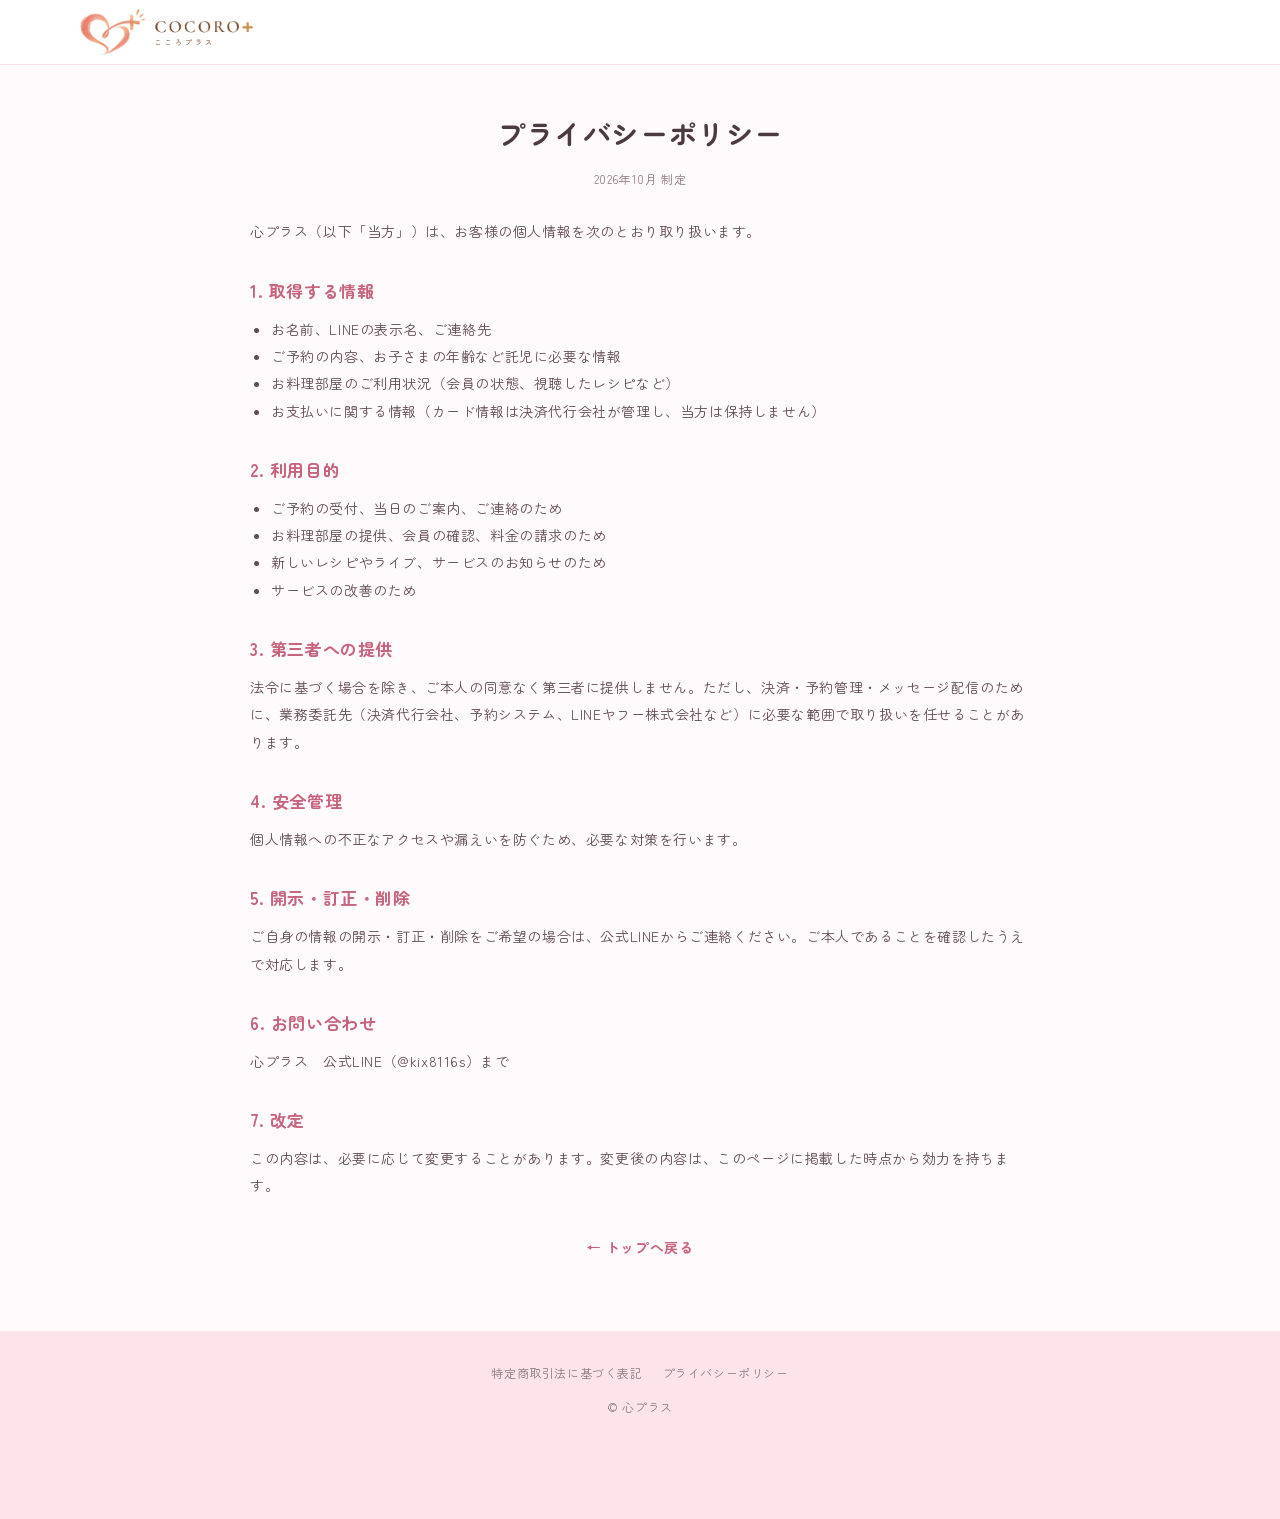
<file: kokoro-lp/privacy.html>
<!doctype html>
<html lang="ja">
<head>
<meta charset="utf-8">
<meta name="viewport" content="width=device-width, initial-scale=1">
<title>プライバシーポリシー｜心プラス（石川）</title>
<link rel="icon" type="image/png" href="../img/favicon.png">
<link rel="apple-touch-icon" href="../img/apple-touch-icon.png">
<meta name="robots" content="noindex,nofollow">
<meta name="theme-color" content="#F0892A">
<link rel="preconnect" href="https://fonts.googleapis.com">
<link rel="preconnect" href="https://fonts.gstatic.com" crossorigin>
<link rel="stylesheet" href="https://fonts.googleapis.com/css2?family=Zen+Maru+Gothic:wght@400;500;700&display=swap">
<link rel="stylesheet" href="style.css">
<style>
body{background:var(--paper)}
.lg{max-width:820px;margin:0 auto;padding:40px 20px 70px}
.lg h1{font-size:clamp(22px,3vw,28px);color:var(--ink);text-align:center;margin-bottom:6px}
.lg .upd{text-align:center;font-size:12px;color:var(--muted);margin-bottom:28px}
.lg table{width:100%;border-collapse:collapse;background:#fff;border:2px solid var(--line);border-radius:20px;overflow:hidden;display:block}
.lg tbody{display:table;width:100%}
.lg th,.lg td{text-align:left;vertical-align:top;padding:14px 18px;border-bottom:1px dashed var(--line);font-size:14px;line-height:1.85}
.lg th{width:34%;background:var(--cream);color:var(--ink);font-weight:700}
.lg tr:last-child th,.lg tr:last-child td{border-bottom:0}
.lg h2{font-size:17px;color:var(--orange-d);margin:28px 0 8px}
.lg p,.lg li{font-size:14px;line-height:1.95}
.lg ul{list-style:disc;padding-left:1.4em}
.back{text-align:center;margin-top:34px}
.back a{color:var(--orange-d);font-weight:700}
@media(max-width:600px){.lg th,.lg td{display:block;width:100%}.lg th{border-bottom:0;padding-bottom:4px}}
</style>
<link rel="stylesheet" href="../theme.css?v=1030">
</head>
<body>
<header class="hd"><div class="w"><a class="logo" href="index.html"><img src="../img/logo.png" alt="COCORO＋ こころプラス" width="172" height="46"></a></div></header>
<main class="lg">
<h1>プライバシーポリシー</h1>
<p class="upd">2026年10月 制定</p>
<p>心プラス（以下「当方」）は、お客様の個人情報を次のとおり取り扱います。</p>
<h2>1. 取得する情報</h2>
<ul><li>お名前、LINEの表示名、ご連絡先</li><li>ご予約の内容、お子さまの年齢など託児に必要な情報</li><li>お料理部屋のご利用状況（会員の状態、視聴したレシピなど）</li><li>お支払いに関する情報（カード情報は決済代行会社が管理し、当方は保持しません）</li></ul>
<h2>2. 利用目的</h2>
<ul><li>ご予約の受付、当日のご案内、ご連絡のため</li><li>お料理部屋の提供、会員の確認、料金の請求のため</li><li>新しいレシピやライブ、サービスのお知らせのため</li><li>サービスの改善のため</li></ul>
<h2>3. 第三者への提供</h2>
<p>法令に基づく場合を除き、ご本人の同意なく第三者に提供しません。ただし、決済・予約管理・メッセージ配信のために、業務委託先（決済代行会社、予約システム、LINEヤフー株式会社など）に必要な範囲で取り扱いを任せることがあります。</p>
<h2>4. 安全管理</h2>
<p>個人情報への不正なアクセスや漏えいを防ぐため、必要な対策を行います。</p>
<h2>5. 開示・訂正・削除</h2>
<p>ご自身の情報の開示・訂正・削除をご希望の場合は、公式LINEからご連絡ください。ご本人であることを確認したうえで対応します。</p>
<h2>6. お問い合わせ</h2>
<p>心プラス　公式LINE（@kix8116s）まで</p>
<h2>7. 改定</h2>
<p>この内容は、必要に応じて変更することがあります。変更後の内容は、このページに掲載した時点から効力を持ちます。</p>
<p class="back"><a href="index.html">← トップへ戻る</a></p>
</main>
<footer class="ft"><nav><a href="tokushoho.html">特定商取引法に基づく表記</a><a href="privacy.html">プライバシーポリシー</a></nav><p>© 心プラス</p></footer>
</body>
</html>
</file>
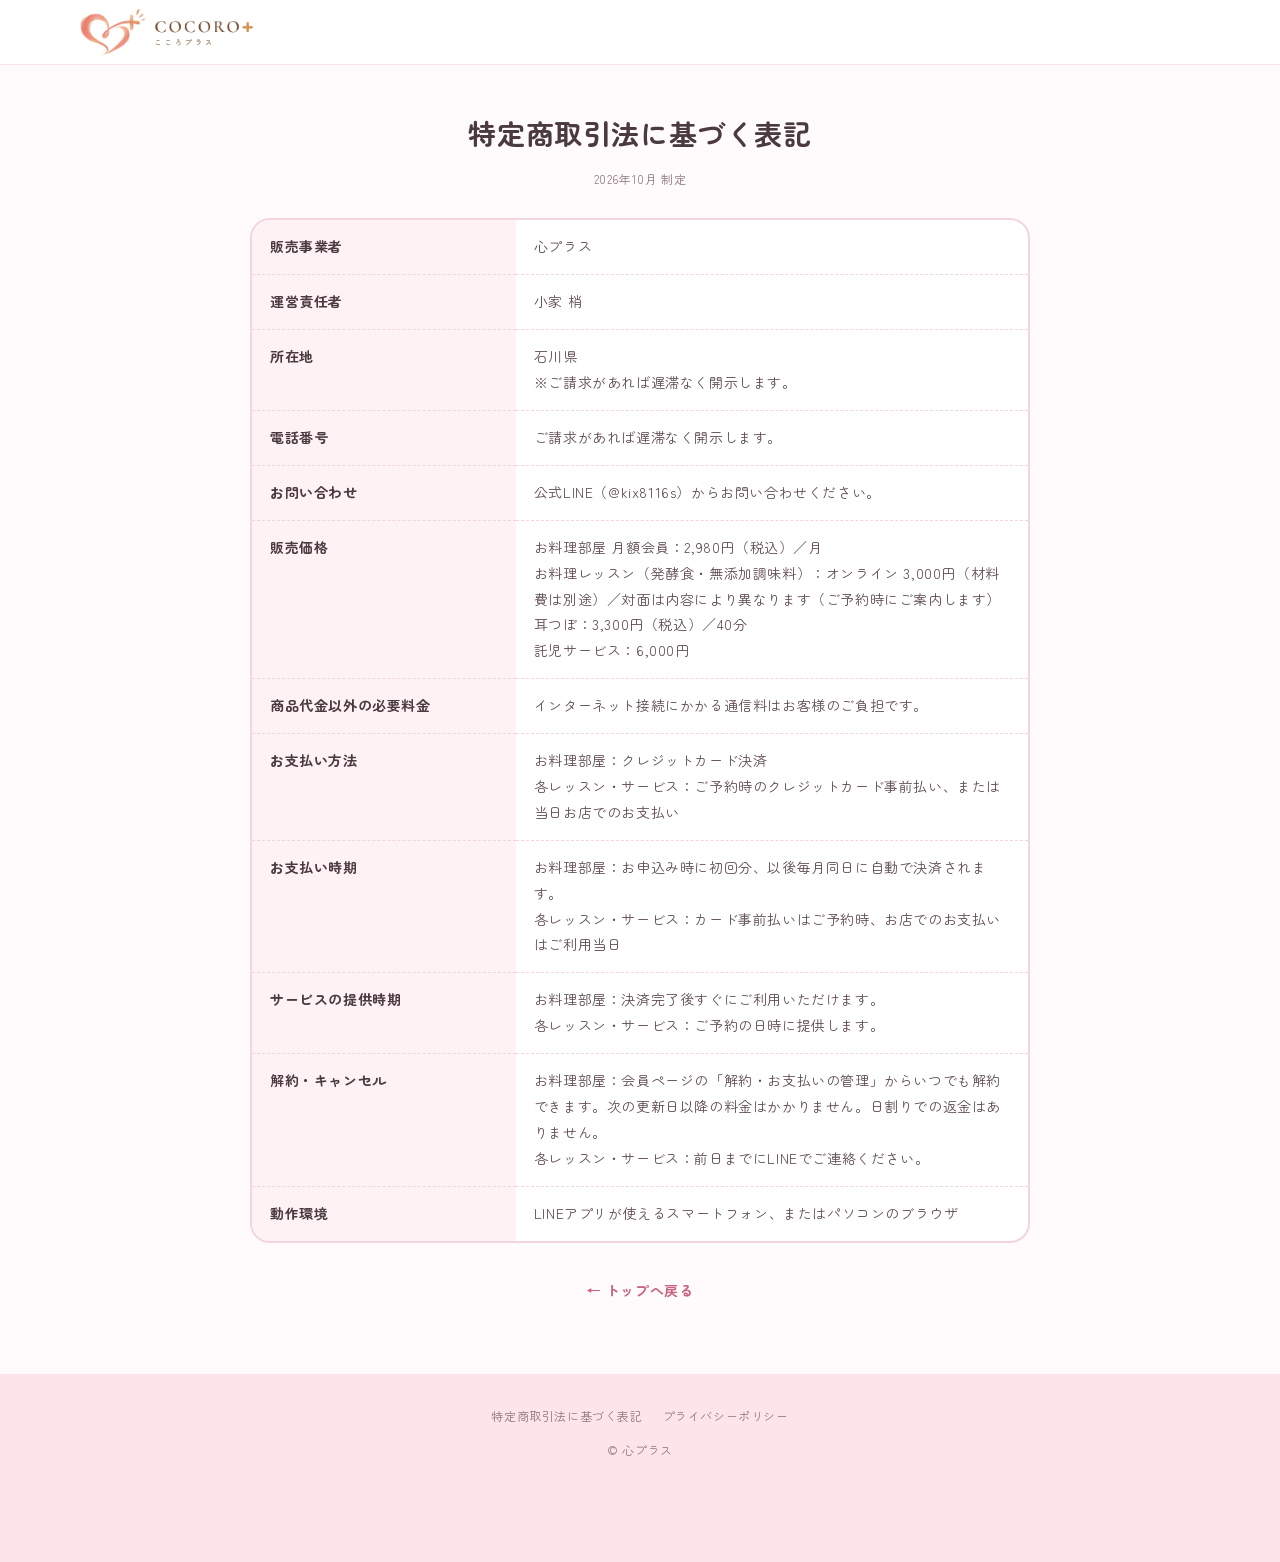
<file: kokoro-lp/tokushoho.html>
<!doctype html>
<html lang="ja">
<head>
<meta charset="utf-8">
<meta name="viewport" content="width=device-width, initial-scale=1">
<title>特定商取引法に基づく表記｜心プラス（石川）</title>
<link rel="icon" type="image/png" href="../img/favicon.png">
<link rel="apple-touch-icon" href="../img/apple-touch-icon.png">
<meta name="robots" content="noindex,nofollow">
<meta name="theme-color" content="#F0892A">
<link rel="preconnect" href="https://fonts.googleapis.com">
<link rel="preconnect" href="https://fonts.gstatic.com" crossorigin>
<link rel="stylesheet" href="https://fonts.googleapis.com/css2?family=Zen+Maru+Gothic:wght@400;500;700&display=swap">
<link rel="stylesheet" href="style.css">
<style>
body{background:var(--paper)}
.lg{max-width:820px;margin:0 auto;padding:40px 20px 70px}
.lg h1{font-size:clamp(22px,3vw,28px);color:var(--ink);text-align:center;margin-bottom:6px}
.lg .upd{text-align:center;font-size:12px;color:var(--muted);margin-bottom:28px}
.lg table{width:100%;border-collapse:collapse;background:#fff;border:2px solid var(--line);border-radius:20px;overflow:hidden;display:block}
.lg tbody{display:table;width:100%}
.lg th,.lg td{text-align:left;vertical-align:top;padding:14px 18px;border-bottom:1px dashed var(--line);font-size:14px;line-height:1.85}
.lg th{width:34%;background:var(--cream);color:var(--ink);font-weight:700}
.lg tr:last-child th,.lg tr:last-child td{border-bottom:0}
.lg h2{font-size:17px;color:var(--orange-d);margin:28px 0 8px}
.lg p,.lg li{font-size:14px;line-height:1.95}
.lg ul{list-style:disc;padding-left:1.4em}
.back{text-align:center;margin-top:34px}
.back a{color:var(--orange-d);font-weight:700}
@media(max-width:600px){.lg th,.lg td{display:block;width:100%}.lg th{border-bottom:0;padding-bottom:4px}}
</style>
<link rel="stylesheet" href="../theme.css?v=1030">
</head>
<body>
<header class="hd"><div class="w"><a class="logo" href="index.html"><img src="../img/logo.png" alt="COCORO＋ こころプラス" width="172" height="46"></a></div></header>
<main class="lg">
<h1>特定商取引法に基づく表記</h1>
<p class="upd">2026年10月 制定</p>
<table><tbody>
<tr><th>販売事業者</th><td>心プラス</td></tr>
<tr><th>運営責任者</th><td>小家 梢</td></tr>
<tr><th>所在地</th><td>石川県<br>※ご請求があれば遅滞なく開示します。</td></tr>
<tr><th>電話番号</th><td>ご請求があれば遅滞なく開示します。</td></tr>
<tr><th>お問い合わせ</th><td>公式LINE（@kix8116s）からお問い合わせください。</td></tr>
<tr><th>販売価格</th><td>お料理部屋 月額会員：2,980円（税込）／月<br>お料理レッスン（発酵食・無添加調味料）：オンライン 3,000円（材料費は別途）／対面は内容により異なります（ご予約時にご案内します）<br>耳つぼ：3,300円（税込）／40分<br>託児サービス：6,000円</td></tr>
<tr><th>商品代金以外の必要料金</th><td>インターネット接続にかかる通信料はお客様のご負担です。</td></tr>
<tr><th>お支払い方法</th><td>お料理部屋：クレジットカード決済<br>各レッスン・サービス：ご予約時のクレジットカード事前払い、または当日お店でのお支払い</td></tr>
<tr><th>お支払い時期</th><td>お料理部屋：お申込み時に初回分、以後毎月同日に自動で決済されます。<br>各レッスン・サービス：カード事前払いはご予約時、お店でのお支払いはご利用当日</td></tr>
<tr><th>サービスの提供時期</th><td>お料理部屋：決済完了後すぐにご利用いただけます。<br>各レッスン・サービス：ご予約の日時に提供します。</td></tr>
<tr><th>解約・キャンセル</th><td>お料理部屋：会員ページの「解約・お支払いの管理」からいつでも解約できます。次の更新日以降の料金はかかりません。日割りでの返金はありません。<br>各レッスン・サービス：前日までにLINEでご連絡ください。</td></tr>
<tr><th>動作環境</th><td>LINEアプリが使えるスマートフォン、またはパソコンのブラウザ</td></tr>
</tbody></table>
<p class="back"><a href="index.html">← トップへ戻る</a></p>
</main>
<footer class="ft"><nav><a href="tokushoho.html">特定商取引法に基づく表記</a><a href="privacy.html">プライバシーポリシー</a></nav><p>© 心プラス</p></footer>
</body>
</html>
</file>
<file: style.css>
:root{
  --cream:#FFF6E6; --cream-2:#FDEFD6; --paper:#FFFCF6;
  --orange:#F0892A; --orange-d:#D96F12; --orange-soft:#FDE3C6;
  --green:#2DB36F; --green-d:#1F9A5B;
  --ink:#4A3A2C; --text:#5E4C3C; --muted:#8C7A68; --line:#F1DFC3;
  --mark:linear-gradient(transparent 58%, #FFE36E 58%);
  --round:"Zen Maru Gothic","Hiragino Maru Gothic ProN","Hiragino Sans",sans-serif;
}
*,*::before,*::after{box-sizing:border-box}
html{scroll-behavior:smooth}
body{margin:0;background:#fff;color:var(--text);font-family:var(--round);font-size:15px;line-height:2;letter-spacing:.04em;-webkit-font-smoothing:antialiased}
img{display:block;max-width:100%;height:auto}
h1,h2,h3,h4,p{margin:0}
ul{margin:0;padding:0;list-style:none}
a{color:inherit;text-decoration:none}
.w{max-width:1040px;margin:0 auto;padding:0 20px}
.mk{background:var(--mark);font-weight:700;color:var(--ink)}
.or{color:var(--orange);font-weight:700}

/* header */
.hd{position:sticky;top:0;z-index:20;background:rgba(255,255,255,.96);backdrop-filter:blur(6px);border-bottom:1px solid #F5EBDD}
.hd .w{display:flex;align-items:center;justify-content:space-between;height:64px;max-width:1160px}
.logo{display:flex;align-items:center;gap:10px;font-weight:700;color:var(--ink);font-size:19px;letter-spacing:.08em}
.logo i{width:38px;height:38px;border-radius:50%;background:var(--orange);display:grid;place-items:center;box-shadow:0 0 0 3px #fff,0 0 0 4px var(--orange-soft)}
.logo small{display:block;font-size:10px;color:var(--muted);letter-spacing:.12em;font-weight:500;line-height:1.2}
.nav{display:flex;gap:26px;align-items:center;font-size:13px;color:var(--orange-d);font-weight:700}
@media(max-width:820px){.nav a:not(.btn){display:none}}

/* buttons */
.btn{display:inline-flex;align-items:center;justify-content:center;gap:10px;background:linear-gradient(180deg,#39C27C,var(--green-d));color:#fff;font-weight:700;border-radius:999px;padding:14px 34px;font-size:16px;letter-spacing:.08em;box-shadow:0 5px 0 #17824B;transition:transform .15s,box-shadow .15s}
.btn:hover{transform:translateY(2px);box-shadow:0 3px 0 #17824B}
.btn--s{padding:8px 18px;font-size:13px;box-shadow:0 3px 0 #17824B}
.btn svg{flex:none}
.bubble{display:inline-block;position:relative;font-size:12px;font-weight:700;color:var(--orange-d);border:1.5px solid var(--orange);border-radius:999px;padding:2px 14px;background:#fff;margin-bottom:12px}
.bubble::after{content:"";position:absolute;left:50%;bottom:-7px;width:10px;height:10px;background:#fff;border-right:1.5px solid var(--orange);border-bottom:1.5px solid var(--orange);transform:translateX(-50%) rotate(45deg)}
.cta-wrap{text-align:center}

/* hero */
.hero{position:relative;background:var(--paper);overflow:hidden}
.hero-grid{display:grid;grid-template-columns:1.25fr 1fr;align-items:center;min-height:520px}
.hero-ph{height:100%;min-height:520px;overflow:hidden;border-radius:0 0 240px 0}
.hero-ph img{width:100%;height:100%;object-fit:cover}
.hero-tx{padding:40px 40px 40px 56px}
.hero-tx .ey{font-size:15px;color:var(--orange-d);font-weight:700;letter-spacing:.12em}
.hero h1{font-size:clamp(28px,3.4vw,40px);line-height:1.55;color:var(--ink);font-weight:700;margin:10px 0 18px;letter-spacing:.06em}
.hero h1 span{color:var(--orange)}
.hero p.sub{font-size:14px;color:var(--muted);margin-bottom:26px}
@media(max-width:820px){.hero-grid{grid-template-columns:1fr}.hero-ph{min-height:300px;border-radius:0 0 140px 0}.hero-tx{padding:30px 22px 44px;text-align:center}}

/* section heads */
.sec{padding:84px 0;position:relative}
.h2{font-size:clamp(22px,2.8vw,30px);color:var(--ink);font-weight:700;text-align:center;letter-spacing:.08em;line-height:1.6}
.h2 .or{font-size:1.05em}
.h2-sm{display:block;font-size:13px;color:var(--orange-d);letter-spacing:.14em;margin-bottom:6px}
.ttl{display:flex;align-items:center;justify-content:center;gap:14px}
.ttl::before,.ttl::after{content:"";width:18px;height:2px;background:var(--orange);border-radius:2px}
.ttl::before{transform:rotate(60deg)}.ttl::after{transform:rotate(-60deg)}
.ribbon{display:block;width:max-content;margin:0 auto 14px;background:var(--orange);color:#fff;font-weight:700;font-size:15px;letter-spacing:.12em;padding:6px 34px;position:relative;clip-path:polygon(0 0,100% 0,96% 50%,100% 100%,0 100%,4% 50%)}
.lead{max-width:680px;margin:22px auto 0;text-align:center;font-size:15px}

/* about flow */
.flow{display:flex;align-items:center;justify-content:center;gap:18px;margin-top:40px;flex-wrap:wrap}
.flow .st{display:flex;flex-direction:column;align-items:center;gap:8px;font-weight:700;color:var(--ink);font-size:14px}
.flow .st img{width:118px;height:118px;border-radius:50%;object-fit:cover;border:4px solid #fff;box-shadow:0 0 0 2px var(--orange-soft)}
.flow .ar{color:var(--orange);font-size:22px;font-weight:700}
.flow .ar small{display:block;font-size:11px;color:var(--orange-d);letter-spacing:.06em}

/* arch panel */
.arch{background:var(--cream);border-radius:160px 160px 0 0;padding:80px 0 90px;margin:0 auto;max-width:1160px}
.arch--r{border-radius:0 160px 0 0}
.arch--l{border-radius:160px 0 0 0}
@media(max-width:700px){.arch{border-radius:80px 80px 0 0}.arch--r{border-radius:0 80px 0 0}.arch--l{border-radius:80px 0 0 0}}

/* wishes */
.wish{display:grid;grid-template-columns:1fr 210px;align-items:center;gap:20px;background:#fff;border-radius:22px;padding:30px 36px;max-width:760px;margin:36px auto 0;border:2px solid var(--line)}
.wish li{display:flex;gap:12px;align-items:flex-start;padding:9px 0;border-bottom:1px dashed var(--line);font-size:15px}
.wish li:last-child{border-bottom:0}
.wish li i{flex:none;width:22px;height:22px;border-radius:6px;border:2px solid var(--orange);display:grid;place-items:center;margin-top:5px}
.wish img{width:210px;border-radius:50%}
@media(max-width:700px){.wish{grid-template-columns:1fr;padding:24px 20px}.wish img{width:170px;margin:0 auto;order:-1}}
.chev{display:block;margin:30px auto 0;width:28px;height:28px;border-right:3px solid var(--orange);border-bottom:3px solid var(--orange);transform:rotate(45deg)}

/* reasons */
.rs{margin-top:46px;display:flex;flex-direction:column;gap:46px}
.r{display:grid;grid-template-columns:260px 1fr;align-items:center;gap:0}
.r .ph{width:260px;height:260px;border-radius:50%;overflow:hidden;border:6px solid #fff;box-shadow:0 10px 30px -18px rgba(150,90,30,.5);position:relative;z-index:1}
.r .ph img{width:100%;height:100%;object-fit:cover}
.r .bd{background:#fff;border-radius:22px;padding:30px 34px 30px 60px;margin-left:-40px;border:2px solid var(--line)}
.r .no{display:inline-flex;align-items:center;gap:12px;color:var(--orange-d);font-weight:700;font-size:18px;margin-bottom:10px}
.r .no b{width:40px;height:40px;border-radius:50%;background:var(--orange);color:#fff;display:grid;place-items:center;font-size:19px}
.r .no small{display:block;font-size:12px;color:var(--muted);font-weight:500}
.r--rev{grid-template-columns:1fr 260px}
.r--rev .ph{order:2}
.r--rev .bd{margin:0 -40px 0 0;padding:30px 60px 30px 34px}
@media(max-width:760px){.r,.r--rev{grid-template-columns:1fr;justify-items:center}.r .ph,.r--rev .ph{order:0;width:220px;height:220px}.r .bd,.r--rev .bd{margin:-40px 0 0;padding:56px 22px 26px}}

/* cta photo band */
.cta-band{position:relative;padding:70px 0 80px;background:url(img/cta-bg.jpg) center bottom/cover no-repeat}
.cta-box{position:relative;background:rgba(255,255,255,.95);border-radius:26px;max-width:720px;margin:0 auto;padding:46px 40px 40px;text-align:center}
.cta-box .badge{position:absolute;left:-18px;top:-26px;width:96px;height:96px;border-radius:50%;background:var(--orange);color:#fff;display:grid;place-items:center;text-align:center;font-weight:700;font-size:13px;line-height:1.35;transform:rotate(-10deg);box-shadow:0 0 0 4px #fff}
.cta-box .badge b{font-size:20px;display:block}
.cta-box h3{font-size:clamp(19px,2.4vw,24px);color:var(--ink);line-height:1.6}
.cta-box h3 .s{display:block;font-size:13px;color:var(--orange-d);letter-spacing:.12em}
.plans{display:grid;grid-template-columns:1fr 1fr;gap:18px;margin:26px 0}
.plan{border:2px solid var(--line);border-radius:18px;padding:16px;background:#fff}
.plan img{border-radius:12px;aspect-ratio:4/3;object-fit:cover;width:100%}
.plan h4{margin-top:10px;font-size:15px;color:var(--ink)}
.plan .pr{font-size:26px;font-weight:700;color:var(--orange-d);letter-spacing:.02em}
.plan .pr small{font-size:12px;color:var(--muted);margin-left:4px}
.plan p{font-size:12.5px;color:var(--muted);line-height:1.8}
@media(max-width:600px){.plans{grid-template-columns:1fr}.cta-box{padding:52px 20px 30px}.cta-box .badge{left:-6px;width:84px;height:84px}}

/* promise */
.promise{display:grid;grid-template-columns:120px 1fr;gap:22px;align-items:center;max-width:720px;margin:30px auto 0;background:#fff;border-radius:22px;padding:24px 30px;border:2px solid var(--line)}
.promise .ic{width:120px;height:120px;border-radius:50%;background:var(--cream);display:grid;place-items:center;font-size:44px;color:var(--orange);font-weight:700;border:2px solid var(--orange-soft)}
@media(max-width:600px){.promise{grid-template-columns:1fr;text-align:center}.promise .ic{margin:0 auto}}

/* teacher */
.teacher{display:grid;grid-template-columns:280px 1fr;gap:36px;align-items:center;max-width:860px;margin:40px auto 0;background:#fff;border-radius:26px;padding:34px 40px;border:2px solid var(--line)}
.teacher img{width:280px;border-radius:50%;border:5px solid var(--cream)}
.teacher .nm{font-size:24px;font-weight:700;color:var(--ink)}
.teacher .nm small{display:block;font-size:12px;color:var(--orange-d);letter-spacing:.12em}
.teacher p{font-size:14.5px;margin-top:12px}
@media(max-width:760px){.teacher{grid-template-columns:1fr;text-align:center;padding:28px 22px}.teacher img{width:200px;margin:0 auto}}

/* month */
.month{display:grid;grid-template-columns:repeat(3,1fr);gap:20px;margin-top:40px}
.mo{background:#fff;border-radius:22px;padding:22px;text-align:center;border:2px solid var(--line)}
.mo img{width:150px;height:150px;border-radius:50%;object-fit:cover;margin:0 auto 12px;border:4px solid var(--cream)}
.mo .tg{display:inline-block;font-size:12px;font-weight:700;color:#fff;background:var(--orange);border-radius:999px;padding:1px 14px}
.mo h3{font-size:16px;color:var(--ink);margin:8px 0 4px}
.mo p{font-size:13px;color:var(--muted);line-height:1.85;text-align:left}
@media(max-width:760px){.month{grid-template-columns:1fr}}

/* faq */
.faq{max-width:760px;margin:36px auto 0;display:flex;flex-direction:column;gap:14px}
.faq details{background:#fff;border-radius:16px;border:2px solid var(--line);overflow:hidden}
.faq summary{list-style:none;cursor:pointer;display:flex;gap:14px;align-items:center;padding:14px 20px;font-weight:700;color:var(--ink);background:var(--cream)}
.faq summary::-webkit-details-marker{display:none}
.faq .q,.faq .a i{flex:none;width:32px;height:32px;border-radius:50%;display:grid;place-items:center;color:#fff;font-weight:700;font-style:normal;font-size:15px}
.faq .q{background:var(--orange)}
.faq .a{display:flex;gap:14px;padding:16px 20px;font-size:14px}
.faq .a i{background:var(--green)}
.faq .a b{color:var(--orange-d)}

/* footer */
.ft{background:var(--cream-2);text-align:center;padding:30px 0 100px;font-size:12px;color:var(--muted)}
.ft nav{display:flex;gap:20px;justify-content:center;margin-bottom:10px}
.tbd{display:inline-block;margin-left:4px;padding:0 6px;border:1.5px dotted #2f8f5b;border-radius:4px;color:#2f8f5b;font-size:.8em;line-height:1.6}

/* sticky sp */
.sticky{display:none}
@media(max-width:700px){.sticky{display:flex;position:fixed;left:0;right:0;bottom:0;z-index:30;gap:8px;padding:10px 12px;background:rgba(255,255,255,.96);border-top:1px solid var(--line)}.sticky .btn{flex:1;padding:12px}.sticky .pr{display:grid;place-items:center;padding:0 14px;border-radius:999px;background:var(--cream);color:var(--orange-d);font-weight:700;font-size:13px}}
@media(prefers-reduced-motion:reduce){*{transition:none!important}}
@media(max-width:600px){
  .logo{font-size:15px;white-space:nowrap}.logo i{width:32px;height:32px}
  .btn--s{white-space:nowrap;padding:7px 14px}
  .flow{gap:6px;flex-wrap:nowrap}.flow .ar{display:none}
  .flow .st{font-size:12px}.flow .st img{width:96px;height:96px}
  .lead br{display:none}
}

/* 2026-10-14 講師ふたり・わんちゃん */
.teacher+.teacher{margin-top:22px}
.teacher--r{grid-template-columns:1fr 280px}
.teacher--r img{order:2}
@media(max-width:760px){.teacher--r{grid-template-columns:1fr}.teacher--r img{order:0}}
.deco-wrap{position:relative}
.deco-dog{position:absolute;width:150px;pointer-events:none;z-index:0}
.deco-dog--r{right:-10px;top:-30px}
.deco-dog--l{position:relative;display:block;width:130px;margin:-30px 40px -90px auto}
@media(max-width:760px){.deco-dog{width:96px}.deco-dog--r{right:-4px;top:-56px}}
.mc .ph--ill{background:#FFF6E6;display:flex;align-items:center;justify-content:center}
.mc .ph--ill img{object-fit:contain;padding:10px}
.dog-box{display:grid;grid-template-columns:1fr 1.1fr;gap:30px;align-items:center;max-width:900px;margin:30px auto 0;background:#fff;border:2px solid var(--line);border-radius:26px;padding:30px 34px;box-shadow:0 18px 34px -26px rgba(150,90,30,.45)}
.dog-ill{display:flex;align-items:flex-end;justify-content:center;gap:4px}
.dog-ill img{width:100%;max-width:420px}
.dog-tx h3{font-size:24px;color:var(--ink);line-height:1.5;margin-bottom:8px}
.dog-tx p{font-size:14.5px}
.dog-pt{list-style:none;padding:0;margin:14px 0;display:grid;gap:8px}
.dog-pt li{background:var(--cream);border-radius:14px;padding:8px 14px;font-size:14px}
.dog-pt b{color:var(--orange-d);margin-right:10px}
.dog-note{font-size:13px!important;color:var(--muted);margin:6px 0 16px}
@media(max-width:760px){.dog-box{grid-template-columns:1fr;padding:24px 20px;text-align:center}.dog-pt{text-align:left}}
.cta-dogs{display:block;width:180px;margin:-6px auto 4px}

/* 2026-10-27 キャンセル待ち・無添加調味料の動画 */
.wait{display:inline-block;margin-top:6px;background:var(--orange-soft);color:var(--orange-d);font-size:12px;font-weight:700;border-radius:999px;padding:2px 12px;letter-spacing:.08em}
.wait-note{font-size:12.5px!important;color:var(--orange-d)!important;text-align:center!important;margin-top:6px}
.mv-box{max-width:760px;margin:24px auto 14px}
.mv-box iframe{width:100%;aspect-ratio:16/9;border:0;border-radius:20px;display:block}
.mv-soon{position:relative;border-radius:20px;overflow:hidden;border:2px solid var(--line)}
.mv-soon img{width:100%;aspect-ratio:16/9;object-fit:cover;filter:saturate(.9) brightness(.92)}
.mv-soon span{position:absolute;left:50%;top:50%;transform:translate(-50%,-50%);background:rgba(255,255,255,.94);color:var(--orange-d);font-weight:700;padding:10px 26px;border-radius:999px;font-size:16px;letter-spacing:.1em}
</file>
<file: sub.css>
/* 予約の流れ（画像つき） */
.flow4{display:grid;grid-template-columns:repeat(4,1fr);gap:18px;margin-top:34px}
.f4{margin:0;background:#fff;border:2px solid var(--line);border-radius:22px;padding:14px 14px 18px;text-align:center;display:flex;flex-direction:column;gap:12px;min-width:0}
.f4 .sc{aspect-ratio:3/4;border-radius:16px;overflow:hidden;background:var(--cream)}
.f4 .sc img{width:100%;height:100%;object-fit:cover}
.f4 .sc.phone{background:linear-gradient(160deg,var(--orange-soft),var(--cream));display:grid;justify-items:center;align-items:start;padding:16px 0 0}
.f4 .sc.phone img{width:72%;height:auto;aspect-ratio:auto;object-fit:contain;border:6px solid #3a2e24;border-bottom:0;border-radius:22px 22px 0 0;box-shadow:0 8px 24px rgba(74,58,44,.18)}
.f4 figcaption b{display:inline-grid;place-items:center;width:34px;height:34px;border-radius:50%;background:var(--orange);color:#fff;font-size:16px;margin-top:-30px;position:relative;box-shadow:0 0 0 4px #fff}
.f4 h4{font-size:15px;color:var(--ink);margin:6px 0 2px}
.f4 p{font-size:12.5px;color:var(--muted);line-height:1.8}
@media(max-width:860px){.flow4{grid-template-columns:1fr 1fr;gap:14px}}

/* タイムライン */
.tl{list-style:none;padding:0;margin:34px auto 0;max-width:720px;display:grid;gap:14px}
.tl li{display:grid;grid-template-columns:76px 1fr;gap:16px;align-items:start;background:#fff;border:2px solid var(--line);border-radius:20px;padding:18px 20px}
.tl .tm{display:grid;place-items:center;width:64px;height:64px;border-radius:50%;background:var(--orange-soft);color:var(--orange-d);font-weight:700;font-size:15px}
.tl h4{font-size:16px;color:var(--ink)}
.tl p{font-size:14px}

/* 料金カード */
.price1{max-width:520px;margin:30px auto 0;background:#fff;border:2px solid var(--line);border-radius:26px;padding:28px 26px;text-align:center}
.price1 .nm{font-weight:700;color:var(--ink);font-size:18px}
.price1 .pr{font-weight:700;color:var(--orange-d);font-size:34px;margin:4px 0 12px}
.price1 .pr small{font-size:13px;color:var(--muted);font-weight:500}
.price1 ul{text-align:left;display:grid;gap:4px;margin:0 auto 12px;max-width:340px}
.price1 li{display:flex;gap:10px;font-size:14px}
.price1 li::before{content:"";flex:none;width:8px;height:8px;border-radius:50%;background:var(--orange);margin-top:11px}

/* メニューカードの詳細リンク */
.more{display:inline-flex;align-items:center;gap:6px;margin-top:14px;font-size:14px;font-weight:700;color:var(--orange-d);border:2px solid var(--orange);border-radius:999px;padding:6px 20px;background:#fff}
.more::after{content:"→"}
.more:hover{background:var(--orange-soft)}
</file>
<file: ui.css>
/* ============ 心プラス 動き + スマホUI（ui.css） ============ */

/* ---- スクロール進捗バー ---- */
.pgbar{position:fixed;top:0;left:0;height:3px;width:100%;transform-origin:0 50%;transform:scaleX(0);background:linear-gradient(90deg,var(--orange),#FFC46B);z-index:60;pointer-events:none}

/* ---- ヘッダー ---- */
.hd{transition:box-shadow .3s,background .3s}
.hd .w{transition:height .3s}
.hd.is-scrolled{box-shadow:0 6px 24px -14px rgba(120,70,20,.35)}
.hd.is-scrolled .w{height:56px}
.logo i{animation:beat 3.6s ease-in-out infinite}
@keyframes beat{0%,70%,100%{transform:scale(1)}76%{transform:scale(1.14)}82%{transform:scale(.96)}88%{transform:scale(1.06)}}

/* ---- ボタンの光 ---- */
.btn{position:relative;overflow:hidden;isolation:isolate}
.btn::after{content:"";position:absolute;inset:-20% auto -20% -60%;width:40%;background:linear-gradient(100deg,transparent,rgba(255,255,255,.55),transparent);transform:skewX(-18deg);animation:shine 4.2s ease-in-out infinite;z-index:-1;pointer-events:none}
@keyframes shine{0%,62%{left:-60%}88%,100%{left:130%}}
.btn:active{transform:translateY(4px);box-shadow:0 1px 0 #17824B}

/* ---- ヒーロー ---- */
.hero-ph img{animation:kb 2.2s cubic-bezier(.2,.7,.2,1) both;will-change:transform}
@keyframes kb{from{transform:scale(1.14);filter:saturate(.8)}to{transform:scale(1);filter:none}}
.hero-tx>*{animation:up .9s cubic-bezier(.2,.7,.2,1) both}
.hero-tx>*:nth-child(1){animation-delay:.35s}
.hero-tx>*:nth-child(2){animation-delay:.5s}
.hero-tx>*:nth-child(3){animation-delay:.68s}
.hero-tx>*:nth-child(4){animation-delay:.84s}
@keyframes up{from{opacity:0;transform:translateY(24px)}to{opacity:1;transform:none}}
.hero h1 span{display:inline-block;animation:pop .7s cubic-bezier(.3,1.6,.5,1) both}
.hero h1 span:nth-of-type(1){animation-delay:.95s}
.hero h1 span:nth-of-type(2){animation-delay:1.1s}
@keyframes pop{from{transform:scale(.6) rotate(-6deg);opacity:0}to{transform:none;opacity:1}}
.bubble{animation:bob 3s ease-in-out infinite}
@keyframes bob{0%,100%{transform:translateY(0)}50%{transform:translateY(-4px)}}

/* ---- ふわっと出す（JSがある時だけ隠す） ---- */
.js .rv{opacity:0;transform:translateY(30px);transition:opacity .9s cubic-bezier(.2,.7,.2,1) var(--d,0s),transform .9s cubic-bezier(.2,.7,.2,1) var(--d,0s)}
.js .rv.rv--l{transform:translateX(-36px)}
.js .rv.rv--r{transform:translateX(36px)}
.js .rv.rv--z{transform:scale(.88)}
.js .rv.in{opacity:1;transform:none}

/* マーカーを引く */
.js .mk{background:linear-gradient(transparent 58%,#FFE36E 58%) no-repeat 0 0/0% 100%;transition:background-size 1.1s cubic-bezier(.6,.1,.2,1) .25s}
.js .mk.in{background-size:100% 100%}

/* 丸写真がゆらぐ */
.flow .st img{animation:float 5s ease-in-out infinite}
.flow .st:nth-child(2) img,.flow .st:nth-child(3) img{animation-delay:-1.6s}
.flow .st:nth-child(5) img{animation-delay:-3.2s}
@keyframes float{0%,100%{transform:translateY(0)}50%{transform:translateY(-8px)}}
.cta-box .badge{animation:swing 3.4s ease-in-out infinite;transform-origin:50% 0}
@keyframes swing{0%,100%{transform:rotate(-6deg)}50%{transform:rotate(5deg)}}

/* カードの持ち上がり（PC） */
@media(hover:hover){
  .mc,.f4,.r .bd,.plan{transition:transform .35s,box-shadow .35s}
  .mc:hover,.f4:hover,.plan:hover{transform:translateY(-6px);box-shadow:0 18px 34px -22px rgba(150,90,30,.55)}
  .mc .ph img,.r .ph img{transition:transform .8s}
  .mc:hover .ph img,.r:hover .ph img{transform:scale(1.06)}
}

/* ---- ハンバーガー ---- */
.hb{display:none}
.drawer{display:none}

/* ---- カルーセルのドット ---- */
.dots{display:none}

/* ================= スマホ ================= */
@media(max-width:820px){
  body{font-size:15px;line-height:1.95;-webkit-tap-highlight-color:transparent}
  .w{padding:0 18px}

  /* ヘッダー */
  .hd .w{height:58px}
  .logo{font-size:17px}
  .logo i{width:34px;height:34px}
  .nav{gap:10px}
  .nav .btn--s{padding:7px 14px;font-size:12px}
  .hb{display:grid;place-items:center;width:42px;height:42px;border:0;border-radius:50%;background:var(--cream);cursor:pointer;padding:0}
  .hb span{display:block;width:18px;height:2px;border-radius:2px;background:var(--orange-d);position:relative;transition:background .2s}
  .hb span::before,.hb span::after{content:"";position:absolute;left:0;width:18px;height:2px;border-radius:2px;background:var(--orange-d);transition:transform .3s}
  .hb span::before{top:-6px}.hb span::after{top:6px}
  .menu-open .hb span{background:transparent}
  .menu-open .hb span::before{transform:translateY(6px) rotate(45deg)}
  .menu-open .hb span::after{transform:translateY(-6px) rotate(-45deg)}

  .drawer{display:flex;flex-direction:column;position:fixed;inset:0;z-index:40;background:var(--paper);padding:calc(78px + env(safe-area-inset-top,0px)) 26px calc(30px + env(safe-area-inset-bottom,0px));clip-path:circle(0 at calc(100% - 39px) 29px);transition:clip-path .55s cubic-bezier(.7,0,.2,1);visibility:hidden}
  .menu-open .drawer{clip-path:circle(150% at calc(100% - 39px) 29px);visibility:visible}
  .drawer a.dl{display:flex;justify-content:space-between;align-items:center;padding:16px 4px;border-bottom:1.5px dashed var(--line);font-size:18px;font-weight:700;color:var(--ink);opacity:0;transform:translateX(24px);transition:opacity .4s,transform .4s}
  .drawer a.dl::after{content:"";width:9px;height:9px;border-top:2.5px solid var(--orange);border-right:2.5px solid var(--orange);transform:rotate(45deg)}
  .menu-open .drawer a.dl{opacity:1;transform:none}
  .drawer .btn{margin-top:auto}
  .drawer .dimg{display:flex;gap:10px;margin:22px 0 8px}
  .drawer .dimg img{flex:1;min-width:0;aspect-ratio:1;border-radius:50%;object-fit:cover;border:3px solid #fff;box-shadow:0 0 0 2px var(--orange-soft)}
  .menu-open{overflow:hidden}
  .hd{z-index:50}

  /* ヒーロー：写真を全面に、文字はカードで重ねる */
  .hero-grid{display:block;min-height:0}
  .hero-ph{min-height:0;height:54svh;max-height:460px;border-radius:0 0 0 0}
  .hero-tx{position:relative;margin:-56px 14px 0;background:#fff;border-radius:28px;padding:30px 22px 30px;text-align:center;box-shadow:0 20px 40px -26px rgba(150,90,30,.55);z-index:2}
  .hero-tx .ey{display:inline-block;font-size:12px;background:var(--orange-soft);border-radius:999px;padding:3px 14px;letter-spacing:.08em}
  .hero h1{font-size:30px;line-height:1.5;margin:12px 0 12px}
  .hero p.sub{font-size:13.5px;line-height:1.9;margin-bottom:20px}
  .hero p.sub br{display:none}
  .hero .cta-wrap .btn{width:100%;padding:16px 20px}
  .hero{padding-bottom:36px}

  /* セクションの間合い */
  .sec{padding:64px 0}
  .arch{padding:60px 0 64px}
  .h2{font-size:23px;line-height:1.5}
  .lead{font-size:14px;text-align:left}
  .lead br{display:none}
  .ttl::before,.ttl::after{display:none}

  /* 3つの丸 */
  .flow{gap:10px;flex-wrap:nowrap}
  .flow .st{flex:1;font-size:12px;text-align:center}
  .flow .st img{width:min(26vw,104px);height:min(26vw,104px)}

  /* 横スワイプ（メニュー・予約の流れ・プラン） */
  .swipe{display:flex!important;overflow-x:auto;scroll-snap-type:x mandatory;gap:14px;margin-left:-18px;margin-right:-18px;padding:6px 18px 10px;scrollbar-width:none;-webkit-overflow-scrolling:touch}
  .swipe::-webkit-scrollbar{display:none}
  .swipe>*{flex:0 0 82%;scroll-snap-align:center;min-width:0}
  .flow4.swipe>*{flex-basis:72%}
  .dots{display:flex;justify-content:center;gap:8px;margin-top:12px}
  .dots i{width:8px;height:8px;border-radius:999px;background:var(--line);transition:width .3s,background .3s}
  .dots i.on{width:24px;background:var(--orange)}
  .swipe-hint{display:block;text-align:center;font-size:12px;color:var(--muted);margin-top:4px}
  .mc .ph{aspect-ratio:16/11}
  .mc p{padding:8px 18px 0;font-size:13.5px}

  /* 理由カード：写真を上に大きく */
  .r,.r--rev{display:block}
  .rs{gap:22px}
  .r .ph,.r--rev .ph{width:100%;height:auto;aspect-ratio:16/10;border-radius:22px 22px 0 0;border:0;box-shadow:none}
  .r .bd,.r--rev .bd{margin:0;padding:22px 20px 24px;border-radius:0 0 22px 22px;border-top:0}
  .r .no{font-size:17px}

  /* お料理部屋の帯 */
  .room img{min-height:0;aspect-ratio:16/10}
  .cta-band{padding:56px 0 64px}

  /* お惣菜 */
  .deli-box{grid-template-columns:1fr!important;text-align:left}

  /* 予約の流れ */
  .f4 .sc{aspect-ratio:4/5}

  /* プロフィール */
  .teacher{padding:26px 20px}
  .teacher img{width:170px}

  /* FAQ */
  .faq summary{font-size:14.5px}

  /* 下の固定バー：浮いたピル型 */
  .sticky{display:flex!important;position:fixed;left:12px;right:12px;bottom:calc(12px + env(safe-area-inset-bottom,0px));z-index:30;gap:8px;padding:8px;border-radius:999px;background:rgba(255,255,255,.92);backdrop-filter:blur(10px);-webkit-backdrop-filter:blur(10px);border:1px solid var(--line);box-shadow:0 14px 30px -14px rgba(120,70,20,.45);transform:translateY(140%);transition:transform .45s cubic-bezier(.2,.7,.2,1)}
  .sticky.show{transform:none}
  .sticky .btn{flex:1;padding:12px;font-size:15px;box-shadow:0 3px 0 #17824B}
  .sticky .pr{display:grid;place-items:center;padding:0 16px;border-radius:999px;background:var(--cream);color:var(--orange-d);font-weight:700;font-size:13px;white-space:nowrap}
  .ft{padding-bottom:100px}
}
@media(max-width:400px){
  .hero h1{font-size:27px}
  .h2{font-size:21px}
}

@media(prefers-reduced-motion:reduce){
  *,*::before,*::after{animation:none!important;transition:none!important}
  .js .rv{opacity:1;transform:none}
  .js .mk{background-size:100% 100%}
}
</file>
<file: theme.css>
/* ===== 配色テーマ（2026-10-27） =====
   今はピンク。中身を空にすると、元のオレンジに戻ります（「ホームページをオレンジに戻す」で自動）。 */
:root{
  --cream:#FFF2F5; --cream-2:#FCE4EA; --paper:#FFFAFB;
  --orange:#E48AA0; --orange-d:#C7637D; --orange-soft:#FBDDE5;
  --ink:#4B3A40; --text:#5F4B52; --muted:#8F7A81; --line:#F3D5DE;
  --mark:linear-gradient(transparent 58%, #FFD3DF 58%);
}
.hd{border-bottom-color:#F7E3E9!important}
.pgbar{background:linear-gradient(90deg,#E48AA0,#F7C3D1)!important}
.js .mk{background-image:linear-gradient(transparent 58%,#FFD3DF 58%)!important}
.cta-band{background-image:linear-gradient(180deg,#FFF6F8,#FDE6EC)!important}

/* ロゴ画像 (2026-10-30) */
.logo img{display:block;height:46px;width:auto}
@media(max-width:820px){.logo img{height:36px}}
</file>
<file: kokoro-lp/style.css>
:root{
  --cream:#FFF6E6; --cream-2:#FDEFD6; --paper:#FFFCF6;
  --orange:#F0892A; --orange-d:#D96F12; --orange-soft:#FDE3C6;
  --green:#2DB36F; --green-d:#1F9A5B;
  --ink:#4A3A2C; --text:#5E4C3C; --muted:#8C7A68; --line:#F1DFC3;
  --mark:linear-gradient(transparent 58%, #FFE36E 58%);
  --round:"Zen Maru Gothic","Hiragino Maru Gothic ProN","Hiragino Sans",sans-serif;
}
*,*::before,*::after{box-sizing:border-box}
html{scroll-behavior:smooth}
body{margin:0;background:#fff;color:var(--text);font-family:var(--round);font-size:15px;line-height:2;letter-spacing:.04em;-webkit-font-smoothing:antialiased}
img{display:block;max-width:100%;height:auto}
h1,h2,h3,h4,p{margin:0}
ul{margin:0;padding:0;list-style:none}
a{color:inherit;text-decoration:none}
.w{max-width:1040px;margin:0 auto;padding:0 20px}
.mk{background:var(--mark);font-weight:700;color:var(--ink)}
.or{color:var(--orange);font-weight:700}

/* header */
.hd{position:sticky;top:0;z-index:20;background:rgba(255,255,255,.96);backdrop-filter:blur(6px);border-bottom:1px solid #F5EBDD}
.hd .w{display:flex;align-items:center;justify-content:space-between;height:64px;max-width:1160px}
.logo{display:flex;align-items:center;gap:10px;font-weight:700;color:var(--ink);font-size:19px;letter-spacing:.08em}
.logo i{width:38px;height:38px;border-radius:50%;background:var(--orange);display:grid;place-items:center;box-shadow:0 0 0 3px #fff,0 0 0 4px var(--orange-soft)}
.logo small{display:block;font-size:10px;color:var(--muted);letter-spacing:.12em;font-weight:500;line-height:1.2}
.nav{display:flex;gap:26px;align-items:center;font-size:13px;color:var(--orange-d);font-weight:700}
@media(max-width:820px){.nav a:not(.btn){display:none}}

/* buttons */
.btn{display:inline-flex;align-items:center;justify-content:center;gap:10px;background:linear-gradient(180deg,#39C27C,var(--green-d));color:#fff;font-weight:700;border-radius:999px;padding:14px 34px;font-size:16px;letter-spacing:.08em;box-shadow:0 5px 0 #17824B;transition:transform .15s,box-shadow .15s}
.btn:hover{transform:translateY(2px);box-shadow:0 3px 0 #17824B}
.btn--s{padding:8px 18px;font-size:13px;box-shadow:0 3px 0 #17824B}
.btn svg{flex:none}
.bubble{display:inline-block;position:relative;font-size:12px;font-weight:700;color:var(--orange-d);border:1.5px solid var(--orange);border-radius:999px;padding:2px 14px;background:#fff;margin-bottom:12px}
.bubble::after{content:"";position:absolute;left:50%;bottom:-7px;width:10px;height:10px;background:#fff;border-right:1.5px solid var(--orange);border-bottom:1.5px solid var(--orange);transform:translateX(-50%) rotate(45deg)}
.cta-wrap{text-align:center}

/* hero */
.hero{position:relative;background:var(--paper);overflow:hidden}
.hero-grid{display:grid;grid-template-columns:1.25fr 1fr;align-items:center;min-height:520px}
.hero-ph{height:100%;min-height:520px;overflow:hidden;border-radius:0 0 240px 0}
.hero-ph img{width:100%;height:100%;object-fit:cover}
.hero-tx{padding:40px 40px 40px 56px}
.hero-tx .ey{font-size:15px;color:var(--orange-d);font-weight:700;letter-spacing:.12em}
.hero h1{font-size:clamp(28px,3.4vw,40px);line-height:1.55;color:var(--ink);font-weight:700;margin:10px 0 18px;letter-spacing:.06em}
.hero h1 span{color:var(--orange)}
.hero p.sub{font-size:14px;color:var(--muted);margin-bottom:26px}
@media(max-width:820px){.hero-grid{grid-template-columns:1fr}.hero-ph{min-height:300px;border-radius:0 0 140px 0}.hero-tx{padding:30px 22px 44px;text-align:center}}

/* section heads */
.sec{padding:84px 0;position:relative}
.h2{font-size:clamp(22px,2.8vw,30px);color:var(--ink);font-weight:700;text-align:center;letter-spacing:.08em;line-height:1.6}
.h2 .or{font-size:1.05em}
.h2-sm{display:block;font-size:13px;color:var(--orange-d);letter-spacing:.14em;margin-bottom:6px}
.ttl{display:flex;align-items:center;justify-content:center;gap:14px}
.ttl::before,.ttl::after{content:"";width:18px;height:2px;background:var(--orange);border-radius:2px}
.ttl::before{transform:rotate(60deg)}.ttl::after{transform:rotate(-60deg)}
.ribbon{display:block;width:max-content;margin:0 auto 14px;background:var(--orange);color:#fff;font-weight:700;font-size:15px;letter-spacing:.12em;padding:6px 34px;position:relative;clip-path:polygon(0 0,100% 0,96% 50%,100% 100%,0 100%,4% 50%)}
.lead{max-width:680px;margin:22px auto 0;text-align:center;font-size:15px}

/* about flow */
.flow{display:flex;align-items:center;justify-content:center;gap:18px;margin-top:40px;flex-wrap:wrap}
.flow .st{display:flex;flex-direction:column;align-items:center;gap:8px;font-weight:700;color:var(--ink);font-size:14px}
.flow .st img{width:118px;height:118px;border-radius:50%;object-fit:cover;border:4px solid #fff;box-shadow:0 0 0 2px var(--orange-soft)}
.flow .ar{color:var(--orange);font-size:22px;font-weight:700}
.flow .ar small{display:block;font-size:11px;color:var(--orange-d);letter-spacing:.06em}

/* arch panel */
.arch{background:var(--cream);border-radius:160px 160px 0 0;padding:80px 0 90px;margin:0 auto;max-width:1160px}
.arch--r{border-radius:0 160px 0 0}
.arch--l{border-radius:160px 0 0 0}
@media(max-width:700px){.arch{border-radius:80px 80px 0 0}.arch--r{border-radius:0 80px 0 0}.arch--l{border-radius:80px 0 0 0}}

/* wishes */
.wish{display:grid;grid-template-columns:1fr 210px;align-items:center;gap:20px;background:#fff;border-radius:22px;padding:30px 36px;max-width:760px;margin:36px auto 0;border:2px solid var(--line)}
.wish li{display:flex;gap:12px;align-items:flex-start;padding:9px 0;border-bottom:1px dashed var(--line);font-size:15px}
.wish li:last-child{border-bottom:0}
.wish li i{flex:none;width:22px;height:22px;border-radius:6px;border:2px solid var(--orange);display:grid;place-items:center;margin-top:5px}
.wish img{width:210px;border-radius:50%}
@media(max-width:700px){.wish{grid-template-columns:1fr;padding:24px 20px}.wish img{width:170px;margin:0 auto;order:-1}}
.chev{display:block;margin:30px auto 0;width:28px;height:28px;border-right:3px solid var(--orange);border-bottom:3px solid var(--orange);transform:rotate(45deg)}

/* reasons */
.rs{margin-top:46px;display:flex;flex-direction:column;gap:46px}
.r{display:grid;grid-template-columns:260px 1fr;align-items:center;gap:0}
.r .ph{width:260px;height:260px;border-radius:50%;overflow:hidden;border:6px solid #fff;box-shadow:0 10px 30px -18px rgba(150,90,30,.5);position:relative;z-index:1}
.r .ph img{width:100%;height:100%;object-fit:cover}
.r .bd{background:#fff;border-radius:22px;padding:30px 34px 30px 60px;margin-left:-40px;border:2px solid var(--line)}
.r .no{display:inline-flex;align-items:center;gap:12px;color:var(--orange-d);font-weight:700;font-size:18px;margin-bottom:10px}
.r .no b{width:40px;height:40px;border-radius:50%;background:var(--orange);color:#fff;display:grid;place-items:center;font-size:19px}
.r .no small{display:block;font-size:12px;color:var(--muted);font-weight:500}
.r--rev{grid-template-columns:1fr 260px}
.r--rev .ph{order:2}
.r--rev .bd{margin:0 -40px 0 0;padding:30px 60px 30px 34px}
@media(max-width:760px){.r,.r--rev{grid-template-columns:1fr;justify-items:center}.r .ph,.r--rev .ph{order:0;width:220px;height:220px}.r .bd,.r--rev .bd{margin:-40px 0 0;padding:56px 22px 26px}}

/* cta photo band */
.cta-band{position:relative;padding:70px 0 80px;background:url(img/cta-bg.jpg) center bottom/cover no-repeat}
.cta-box{position:relative;background:rgba(255,255,255,.95);border-radius:26px;max-width:720px;margin:0 auto;padding:46px 40px 40px;text-align:center}
.cta-box .badge{position:absolute;left:-18px;top:-26px;width:96px;height:96px;border-radius:50%;background:var(--orange);color:#fff;display:grid;place-items:center;text-align:center;font-weight:700;font-size:13px;line-height:1.35;transform:rotate(-10deg);box-shadow:0 0 0 4px #fff}
.cta-box .badge b{font-size:20px;display:block}
.cta-box h3{font-size:clamp(19px,2.4vw,24px);color:var(--ink);line-height:1.6}
.cta-box h3 .s{display:block;font-size:13px;color:var(--orange-d);letter-spacing:.12em}
.plans{display:grid;grid-template-columns:1fr 1fr;gap:18px;margin:26px 0}
.plan{border:2px solid var(--line);border-radius:18px;padding:16px;background:#fff}
.plan img{border-radius:12px;aspect-ratio:4/3;object-fit:cover;width:100%}
.plan h4{margin-top:10px;font-size:15px;color:var(--ink)}
.plan .pr{font-size:26px;font-weight:700;color:var(--orange-d);letter-spacing:.02em}
.plan .pr small{font-size:12px;color:var(--muted);margin-left:4px}
.plan p{font-size:12.5px;color:var(--muted);line-height:1.8}
@media(max-width:600px){.plans{grid-template-columns:1fr}.cta-box{padding:52px 20px 30px}.cta-box .badge{left:-6px;width:84px;height:84px}}

/* promise */
.promise{display:grid;grid-template-columns:120px 1fr;gap:22px;align-items:center;max-width:720px;margin:30px auto 0;background:#fff;border-radius:22px;padding:24px 30px;border:2px solid var(--line)}
.promise .ic{width:120px;height:120px;border-radius:50%;background:var(--cream);display:grid;place-items:center;font-size:44px;color:var(--orange);font-weight:700;border:2px solid var(--orange-soft)}
@media(max-width:600px){.promise{grid-template-columns:1fr;text-align:center}.promise .ic{margin:0 auto}}

/* teacher */
.teacher{display:grid;grid-template-columns:280px 1fr;gap:36px;align-items:center;max-width:860px;margin:40px auto 0;background:#fff;border-radius:26px;padding:34px 40px;border:2px solid var(--line)}
.teacher img{width:280px;border-radius:50%;border:5px solid var(--cream)}
.teacher .nm{font-size:24px;font-weight:700;color:var(--ink)}
.teacher .nm small{display:block;font-size:12px;color:var(--orange-d);letter-spacing:.12em}
.teacher p{font-size:14.5px;margin-top:12px}
@media(max-width:760px){.teacher{grid-template-columns:1fr;text-align:center;padding:28px 22px}.teacher img{width:200px;margin:0 auto}}

/* month */
.month{display:grid;grid-template-columns:repeat(3,1fr);gap:20px;margin-top:40px}
.mo{background:#fff;border-radius:22px;padding:22px;text-align:center;border:2px solid var(--line)}
.mo img{width:150px;height:150px;border-radius:50%;object-fit:cover;margin:0 auto 12px;border:4px solid var(--cream)}
.mo .tg{display:inline-block;font-size:12px;font-weight:700;color:#fff;background:var(--orange);border-radius:999px;padding:1px 14px}
.mo h3{font-size:16px;color:var(--ink);margin:8px 0 4px}
.mo p{font-size:13px;color:var(--muted);line-height:1.85;text-align:left}
@media(max-width:760px){.month{grid-template-columns:1fr}}

/* faq */
.faq{max-width:760px;margin:36px auto 0;display:flex;flex-direction:column;gap:14px}
.faq details{background:#fff;border-radius:16px;border:2px solid var(--line);overflow:hidden}
.faq summary{list-style:none;cursor:pointer;display:flex;gap:14px;align-items:center;padding:14px 20px;font-weight:700;color:var(--ink);background:var(--cream)}
.faq summary::-webkit-details-marker{display:none}
.faq .q,.faq .a i{flex:none;width:32px;height:32px;border-radius:50%;display:grid;place-items:center;color:#fff;font-weight:700;font-style:normal;font-size:15px}
.faq .q{background:var(--orange)}
.faq .a{display:flex;gap:14px;padding:16px 20px;font-size:14px}
.faq .a i{background:var(--green)}
.faq .a b{color:var(--orange-d)}

/* footer */
.ft{background:var(--cream-2);text-align:center;padding:30px 0 100px;font-size:12px;color:var(--muted)}
.ft nav{display:flex;gap:20px;justify-content:center;margin-bottom:10px}
.tbd{display:inline-block;margin-left:4px;padding:0 6px;border:1.5px dotted #2f8f5b;border-radius:4px;color:#2f8f5b;font-size:.8em;line-height:1.6}

/* sticky sp */
.sticky{display:none}
@media(max-width:700px){.sticky{display:flex;position:fixed;left:0;right:0;bottom:0;z-index:30;gap:8px;padding:10px 12px;background:rgba(255,255,255,.96);border-top:1px solid var(--line)}.sticky .btn{flex:1;padding:12px}.sticky .pr{display:grid;place-items:center;padding:0 14px;border-radius:999px;background:var(--cream);color:var(--orange-d);font-weight:700;font-size:13px}}
@media(prefers-reduced-motion:reduce){*{transition:none!important}}
@media(max-width:600px){
  .logo{font-size:15px;white-space:nowrap}.logo i{width:32px;height:32px}
  .btn--s{white-space:nowrap;padding:7px 14px}
  .flow{gap:6px;flex-wrap:nowrap}.flow .ar{display:none}
  .flow .st{font-size:12px}.flow .st img{width:96px;height:96px}
  .lead br{display:none}
}
</file>
<file: kokoro-lp/ui.css>
/* ============ 心プラス 動き + スマホUI（ui.css） ============ */

/* ---- スクロール進捗バー ---- */
.pgbar{position:fixed;top:0;left:0;height:3px;width:100%;transform-origin:0 50%;transform:scaleX(0);background:linear-gradient(90deg,var(--orange),#FFC46B);z-index:60;pointer-events:none}

/* ---- ヘッダー ---- */
.hd{transition:box-shadow .3s,background .3s}
.hd .w{transition:height .3s}
.hd.is-scrolled{box-shadow:0 6px 24px -14px rgba(120,70,20,.35)}
.hd.is-scrolled .w{height:56px}
.logo i{animation:beat 3.6s ease-in-out infinite}
@keyframes beat{0%,70%,100%{transform:scale(1)}76%{transform:scale(1.14)}82%{transform:scale(.96)}88%{transform:scale(1.06)}}

/* ---- ボタンの光 ---- */
.btn{position:relative;overflow:hidden;isolation:isolate}
.btn::after{content:"";position:absolute;inset:-20% auto -20% -60%;width:40%;background:linear-gradient(100deg,transparent,rgba(255,255,255,.55),transparent);transform:skewX(-18deg);animation:shine 4.2s ease-in-out infinite;z-index:-1;pointer-events:none}
@keyframes shine{0%,62%{left:-60%}88%,100%{left:130%}}
.btn:active{transform:translateY(4px);box-shadow:0 1px 0 #17824B}

/* ---- ヒーロー ---- */
.hero-ph img{animation:kb 2.2s cubic-bezier(.2,.7,.2,1) both;will-change:transform}
@keyframes kb{from{transform:scale(1.14);filter:saturate(.8)}to{transform:scale(1);filter:none}}
.hero-tx>*{animation:up .9s cubic-bezier(.2,.7,.2,1) both}
.hero-tx>*:nth-child(1){animation-delay:.35s}
.hero-tx>*:nth-child(2){animation-delay:.5s}
.hero-tx>*:nth-child(3){animation-delay:.68s}
.hero-tx>*:nth-child(4){animation-delay:.84s}
@keyframes up{from{opacity:0;transform:translateY(24px)}to{opacity:1;transform:none}}
.hero h1 span{display:inline-block;animation:pop .7s cubic-bezier(.3,1.6,.5,1) both}
.hero h1 span:nth-of-type(1){animation-delay:.95s}
.hero h1 span:nth-of-type(2){animation-delay:1.1s}
@keyframes pop{from{transform:scale(.6) rotate(-6deg);opacity:0}to{transform:none;opacity:1}}
.bubble{animation:bob 3s ease-in-out infinite}
@keyframes bob{0%,100%{transform:translateY(0)}50%{transform:translateY(-4px)}}

/* ---- ふわっと出す（JSがある時だけ隠す） ---- */
.js .rv{opacity:0;transform:translateY(30px);transition:opacity .9s cubic-bezier(.2,.7,.2,1) var(--d,0s),transform .9s cubic-bezier(.2,.7,.2,1) var(--d,0s)}
.js .rv.rv--l{transform:translateX(-36px)}
.js .rv.rv--r{transform:translateX(36px)}
.js .rv.rv--z{transform:scale(.88)}
.js .rv.in{opacity:1;transform:none}

/* マーカーを引く */
.js .mk{background:linear-gradient(transparent 58%,#FFE36E 58%) no-repeat 0 0/0% 100%;transition:background-size 1.1s cubic-bezier(.6,.1,.2,1) .25s}
.js .mk.in{background-size:100% 100%}

/* 丸写真がゆらぐ */
.flow .st img{animation:float 5s ease-in-out infinite}
.flow .st:nth-child(2) img,.flow .st:nth-child(3) img{animation-delay:-1.6s}
.flow .st:nth-child(5) img{animation-delay:-3.2s}
@keyframes float{0%,100%{transform:translateY(0)}50%{transform:translateY(-8px)}}
.cta-box .badge{animation:swing 3.4s ease-in-out infinite;transform-origin:50% 0}
@keyframes swing{0%,100%{transform:rotate(-6deg)}50%{transform:rotate(5deg)}}

/* カードの持ち上がり（PC） */
@media(hover:hover){
  .mc,.f4,.r .bd,.plan{transition:transform .35s,box-shadow .35s}
  .mc:hover,.f4:hover,.plan:hover{transform:translateY(-6px);box-shadow:0 18px 34px -22px rgba(150,90,30,.55)}
  .mc .ph img,.r .ph img{transition:transform .8s}
  .mc:hover .ph img,.r:hover .ph img{transform:scale(1.06)}
}

/* ---- ハンバーガー ---- */
.hb{display:none}
.drawer{display:none}

/* ---- カルーセルのドット ---- */
.dots{display:none}

/* ================= スマホ ================= */
@media(max-width:820px){
  body{font-size:15px;line-height:1.95;-webkit-tap-highlight-color:transparent}
  .w{padding:0 18px}

  /* ヘッダー */
  .hd .w{height:58px}
  .logo{font-size:17px}
  .logo i{width:34px;height:34px}
  .nav{gap:10px}
  .nav .btn--s{padding:7px 14px;font-size:12px}
  .hb{display:grid;place-items:center;width:42px;height:42px;border:0;border-radius:50%;background:var(--cream);cursor:pointer;padding:0}
  .hb span{display:block;width:18px;height:2px;border-radius:2px;background:var(--orange-d);position:relative;transition:background .2s}
  .hb span::before,.hb span::after{content:"";position:absolute;left:0;width:18px;height:2px;border-radius:2px;background:var(--orange-d);transition:transform .3s}
  .hb span::before{top:-6px}.hb span::after{top:6px}
  .menu-open .hb span{background:transparent}
  .menu-open .hb span::before{transform:translateY(6px) rotate(45deg)}
  .menu-open .hb span::after{transform:translateY(-6px) rotate(-45deg)}

  .drawer{display:flex;flex-direction:column;position:fixed;inset:0;z-index:40;background:var(--paper);padding:calc(78px + env(safe-area-inset-top,0px)) 26px calc(30px + env(safe-area-inset-bottom,0px));clip-path:circle(0 at calc(100% - 39px) 29px);transition:clip-path .55s cubic-bezier(.7,0,.2,1);visibility:hidden}
  .menu-open .drawer{clip-path:circle(150% at calc(100% - 39px) 29px);visibility:visible}
  .drawer a.dl{display:flex;justify-content:space-between;align-items:center;padding:16px 4px;border-bottom:1.5px dashed var(--line);font-size:18px;font-weight:700;color:var(--ink);opacity:0;transform:translateX(24px);transition:opacity .4s,transform .4s}
  .drawer a.dl::after{content:"";width:9px;height:9px;border-top:2.5px solid var(--orange);border-right:2.5px solid var(--orange);transform:rotate(45deg)}
  .menu-open .drawer a.dl{opacity:1;transform:none}
  .drawer .btn{margin-top:auto}
  .drawer .dimg{display:flex;gap:10px;margin:22px 0 8px}
  .drawer .dimg img{flex:1;min-width:0;aspect-ratio:1;border-radius:50%;object-fit:cover;border:3px solid #fff;box-shadow:0 0 0 2px var(--orange-soft)}
  .menu-open{overflow:hidden}
  .hd{z-index:50}

  /* ヒーロー：写真を全面に、文字はカードで重ねる */
  .hero-grid{display:block;min-height:0}
  .hero-ph{min-height:0;height:54svh;max-height:460px;border-radius:0 0 0 0}
  .hero-tx{position:relative;margin:-56px 14px 0;background:#fff;border-radius:28px;padding:30px 22px 30px;text-align:center;box-shadow:0 20px 40px -26px rgba(150,90,30,.55);z-index:2}
  .hero-tx .ey{display:inline-block;font-size:12px;background:var(--orange-soft);border-radius:999px;padding:3px 14px;letter-spacing:.08em}
  .hero h1{font-size:30px;line-height:1.5;margin:12px 0 12px}
  .hero p.sub{font-size:13.5px;line-height:1.9;margin-bottom:20px}
  .hero p.sub br{display:none}
  .hero .cta-wrap .btn{width:100%;padding:16px 20px}
  .hero{padding-bottom:36px}

  /* セクションの間合い */
  .sec{padding:64px 0}
  .arch{padding:60px 0 64px}
  .h2{font-size:23px;line-height:1.5}
  .lead{font-size:14px;text-align:left}
  .lead br{display:none}
  .ttl::before,.ttl::after{display:none}

  /* 3つの丸 */
  .flow{gap:10px;flex-wrap:nowrap}
  .flow .st{flex:1;font-size:12px;text-align:center}
  .flow .st img{width:min(26vw,104px);height:min(26vw,104px)}

  /* 横スワイプ（メニュー・予約の流れ・プラン） */
  .swipe{display:flex!important;overflow-x:auto;scroll-snap-type:x mandatory;gap:14px;margin-left:-18px;margin-right:-18px;padding:6px 18px 10px;scrollbar-width:none;-webkit-overflow-scrolling:touch}
  .swipe::-webkit-scrollbar{display:none}
  .swipe>*{flex:0 0 82%;scroll-snap-align:center;min-width:0}
  .flow4.swipe>*{flex-basis:72%}
  .dots{display:flex;justify-content:center;gap:8px;margin-top:12px}
  .dots i{width:8px;height:8px;border-radius:999px;background:var(--line);transition:width .3s,background .3s}
  .dots i.on{width:24px;background:var(--orange)}
  .swipe-hint{display:block;text-align:center;font-size:12px;color:var(--muted);margin-top:4px}
  .mc .ph{aspect-ratio:16/11}
  .mc p{padding:8px 18px 0;font-size:13.5px}

  /* 理由カード：写真を上に大きく */
  .r,.r--rev{display:block}
  .rs{gap:22px}
  .r .ph,.r--rev .ph{width:100%;height:auto;aspect-ratio:16/10;border-radius:22px 22px 0 0;border:0;box-shadow:none}
  .r .bd,.r--rev .bd{margin:0;padding:22px 20px 24px;border-radius:0 0 22px 22px;border-top:0}
  .r .no{font-size:17px}

  /* お料理部屋の帯 */
  .room img{min-height:0;aspect-ratio:16/10}
  .cta-band{padding:56px 0 64px}

  /* お惣菜 */
  .deli-box{grid-template-columns:1fr!important;text-align:left}

  /* 予約の流れ */
  .f4 .sc{aspect-ratio:4/5}

  /* プロフィール */
  .teacher{padding:26px 20px}
  .teacher img{width:170px}

  /* FAQ */
  .faq summary{font-size:14.5px}

  /* 下の固定バー：浮いたピル型 */
  .sticky{display:flex!important;position:fixed;left:12px;right:12px;bottom:calc(12px + env(safe-area-inset-bottom,0px));z-index:30;gap:8px;padding:8px;border-radius:999px;background:rgba(255,255,255,.92);backdrop-filter:blur(10px);-webkit-backdrop-filter:blur(10px);border:1px solid var(--line);box-shadow:0 14px 30px -14px rgba(120,70,20,.45);transform:translateY(140%);transition:transform .45s cubic-bezier(.2,.7,.2,1)}
  .sticky.show{transform:none}
  .sticky .btn{flex:1;padding:12px;font-size:15px;box-shadow:0 3px 0 #17824B}
  .sticky .pr{display:grid;place-items:center;padding:0 16px;border-radius:999px;background:var(--cream);color:var(--orange-d);font-weight:700;font-size:13px;white-space:nowrap}
  .ft{padding-bottom:100px}
}
@media(max-width:400px){
  .hero h1{font-size:27px}
  .h2{font-size:21px}
}

@media(prefers-reduced-motion:reduce){
  *,*::before,*::after{animation:none!important;transition:none!important}
  .js .rv{opacity:1;transform:none}
  .js .mk{background-size:100% 100%}
}
</file>
